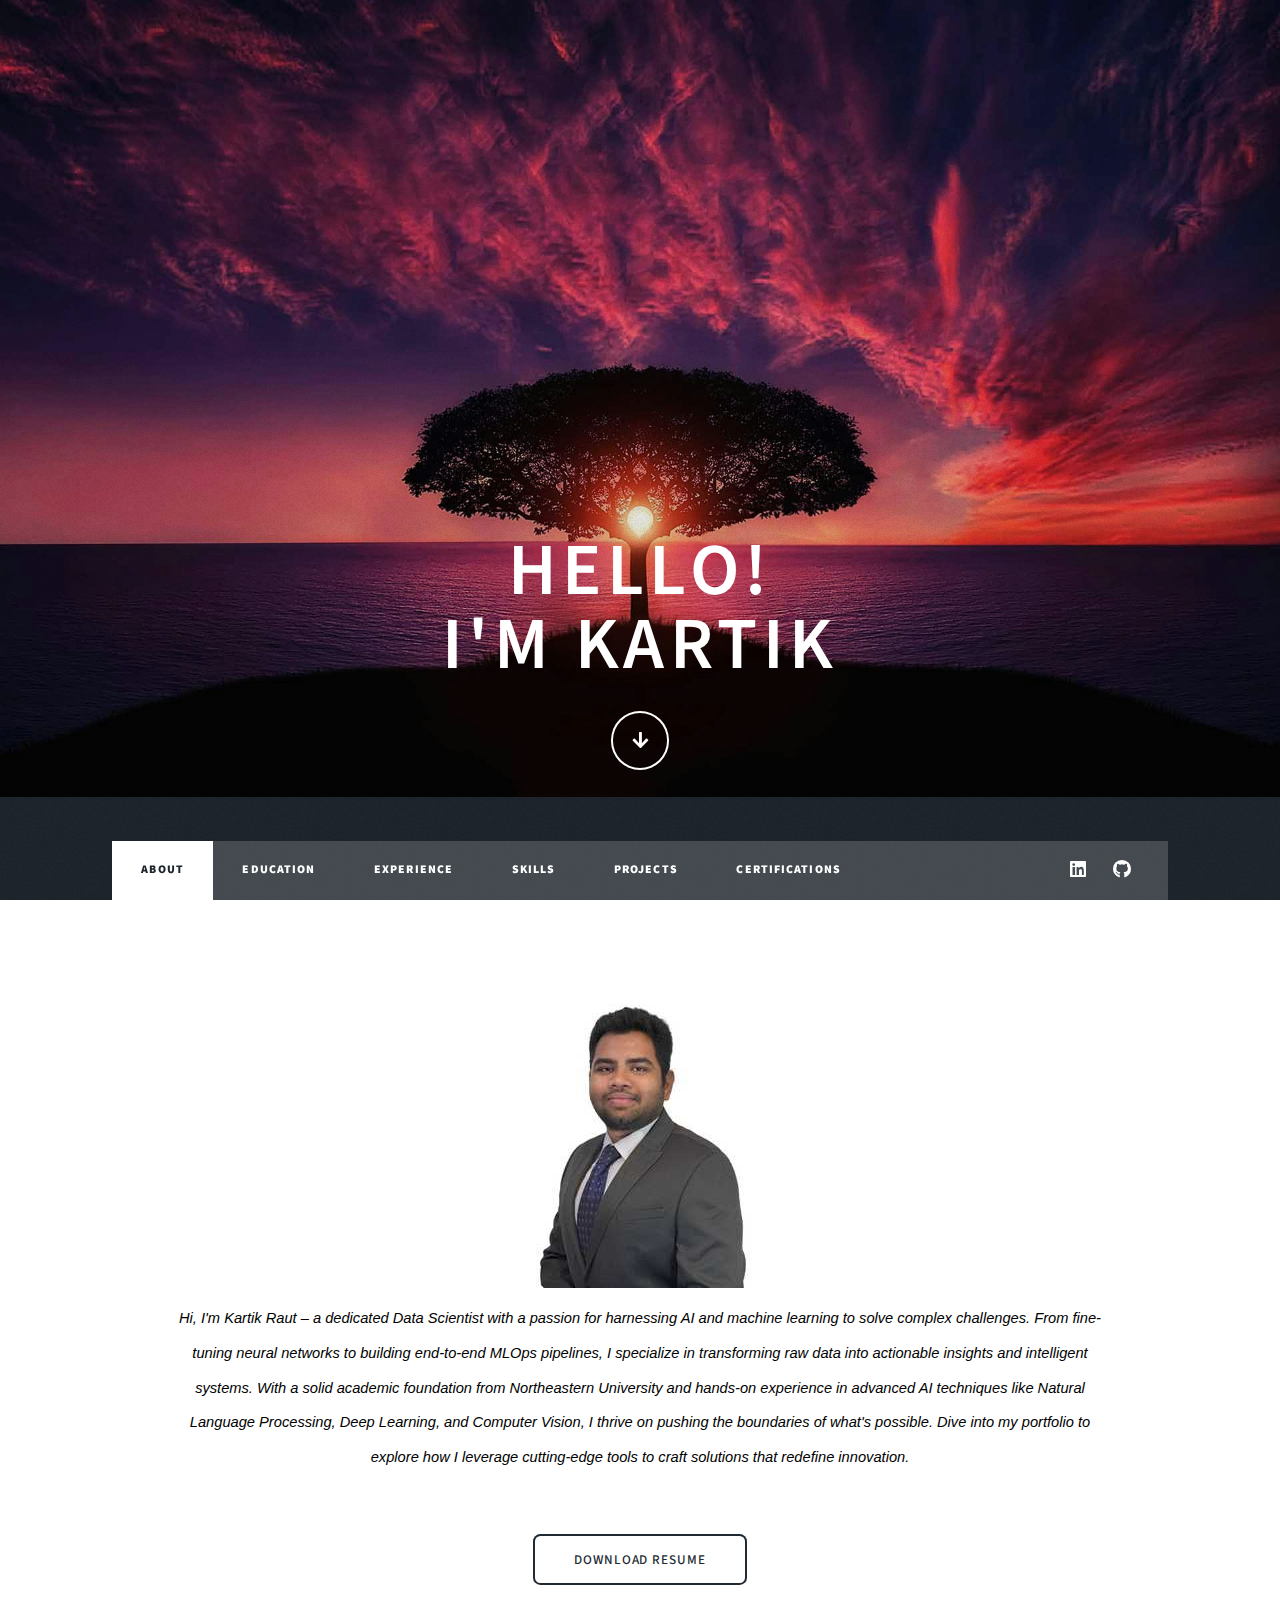
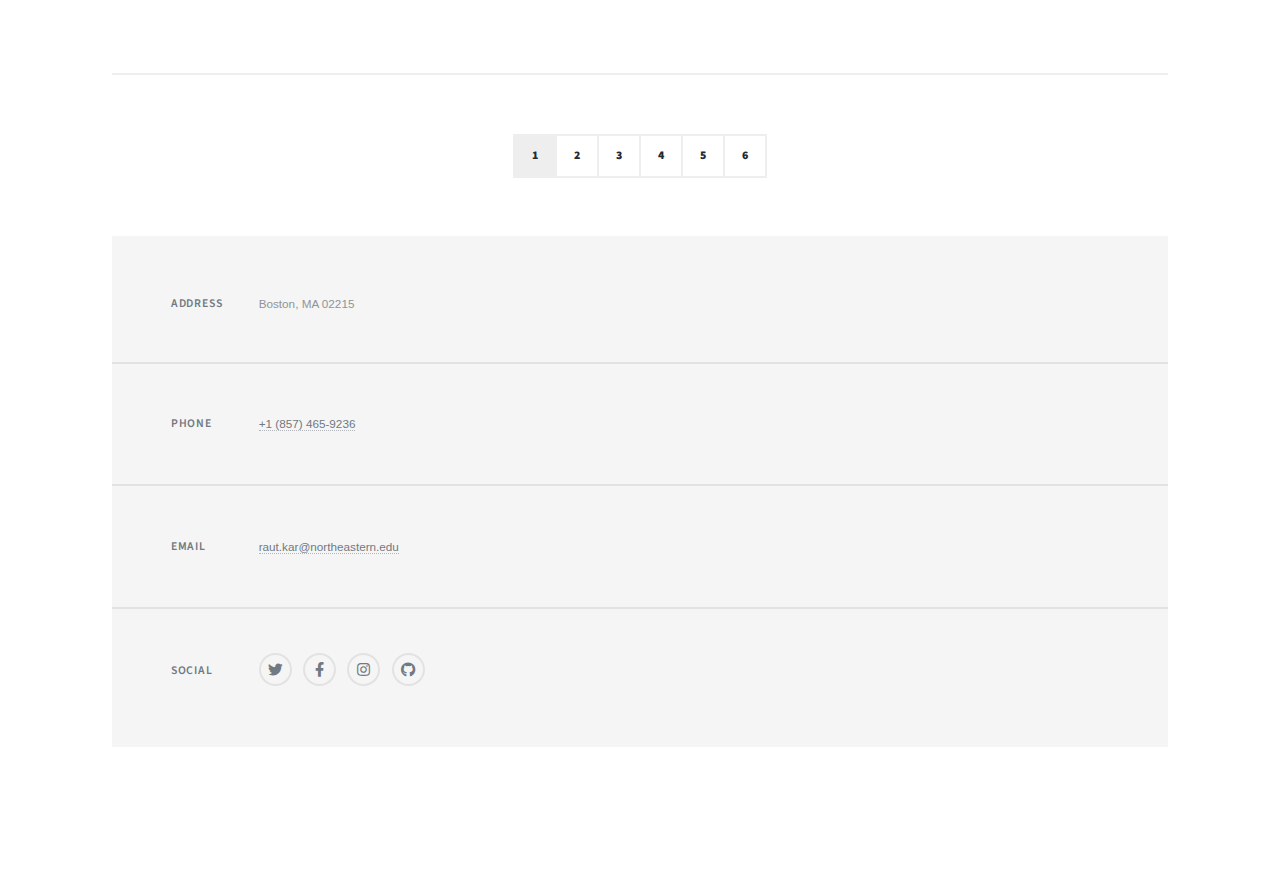
<file: index.html>
<!DOCTYPE HTML>
<!--
	Massively by HTML5 UP
	html5up.net | @ajlkn
	Free for personal and commercial use under the CCA 3.0 license (html5up.net/license)
-->
<html>

<head>
	<title>Kartik Raut</title>
	<meta charset="utf-8" />
	<meta name="viewport" content="width=device-width, initial-scale=1, user-scalable=no" />
	<link rel="stylesheet" href="assets/css/main.css" />
	<noscript>
		<link rel="stylesheet" href="assets/css/noscript.css" />
	</noscript>
</head>

<body class="is-preload">

	<!-- Wrapper -->
	<div id="wrapper" class="fade-in">

		<!-- Intro -->
		<div id="intro">
			<h1>Hello!<br />
				I'm Kartik</h1>
			<!--<p> A Data Professional</p>-->
			<ul class="actions">
				<li><a href="#header" class="button icon solid solo fa-arrow-down scrolly">Continue</a></li>
			</ul>
		</div>

		<!-- Header -->
		<header id="header">
			<a href="index.html" class="logo">A Bit About Me</a>
		</header>

		<!-- Nav -->
		<nav id="nav">
			<ul class="links">
				<li class="active"><a href="index.html">About</a></li>
				<!-- <li><a href="generic.html">Generic Page</a></li>
							<li><a href="elements.html">Elements Reference</a></li> -->
				<li><a href="education.html">Education</a></li>
				<li><a href="experience.html">Experience</a></li>
				<li><a href="skills.html">Skills</a></li>
				<li><a href="projects.html">Projects</a></li>
				<li><a href="certifications.html">Certifications</a></li>

			</ul>
			<ul class="icons">
				<!-- <li><a href="#" class="icon brands fa-linkedin"><span class="label">LinkedIn</span></a></li> -->
				<!-- <li><a href="#" class="icon brands fa-facebook-f"><span class="label">Facebook</span></a></li>
							<li><a href="#" class="icon brands fa-instagram"><span class="label">Instagram</span></a></li> -->
				<li><a href="https://www.linkedin.com/in/kartik-raut/" class="icon brands fa-linkedin" target="_blank"><span
							class="label">LinkedIn</span></a></li>
				<li><a href="https://github.com/kartikraut98" class="icon brands fa-github" target="_blank"><span
							class="label">GitHub</span></a></li>
				<!-- <li><a href="#" class="icon brands fa-"><span class="label">Resume</span></a></li> -->

			</ul>
		</nav>

		<!-- Main -->
		<div id="main">

			<!-- Featured Post -->
			<article class="post featured">
				<header class="major">
					<div class="section__pic-container">
						<img src="./images/profile2-transformed (1).jpeg" />
					</div>
					<!-- <span class="date">April 25, 2017</span> -->
					<!-- <h2><a href="#">And this is a<br /> -->
					<!-- <h2><a>Kartik Raut</a></h2> -->
					<p>Hi, I'm Kartik Raut – a dedicated Data Scientist with a passion for harnessing AI and machine learning to solve complex challenges. 
						From fine-tuning neural networks to building end-to-end MLOps pipelines, I specialize in transforming raw data into actionable insights and intelligent systems. 
						With a solid academic foundation from Northeastern University and hands-on experience in advanced AI techniques like Natural Language Processing, 
						Deep Learning, and Computer Vision, I thrive on pushing the boundaries of what's possible. 
						Dive into my portfolio to explore how I leverage cutting-edge tools to craft solutions that redefine innovation.</p>
				</header>
				<!-- <a href="#" class="image main"><img src="images/pic01.jpg" alt="" /></a> -->
				<ul class="actions special">
					<li><a href="assets/Kartik_Raut_Data_Scientist_master.pdf" class="button large" target="_blank">Download Resume</a></li>
				</ul>
			</article>

			<!-- Posts -->
			<!-- <section class="posts">
								<article>
									<header>
										<span class="date">April 24, 2017</span>
										<h2><a href="#">Sed magna<br />
										ipsum faucibus</a></h2>
									</header>
									<a href="#" class="image fit"><img src="images/pic02.jpg" alt="" /></a>
									<p>Donec eget ex magna. Interdum et malesuada fames ac ante ipsum primis in faucibus. Pellentesque venenatis dolor imperdiet dolor mattis sagittis magna etiam.</p>
									<ul class="actions special">
										<li><a href="#" class="button">Full Story</a></li>
									</ul>
								</article>
								<article>
									<header>
										<span class="date">April 22, 2017</span>
										<h2><a href="#">Primis eget<br />
										imperdiet lorem</a></h2>
									</header>
									<a href="#" class="image fit"><img src="images/pic03.jpg" alt="" /></a>
									<p>Donec eget ex magna. Interdum et malesuada fames ac ante ipsum primis in faucibus. Pellentesque venenatis dolor imperdiet dolor mattis sagittis magna etiam.</p>
									<ul class="actions special">
										<li><a href="#" class="button">Full Story</a></li>
									</ul>
								</article>
								<article>
									<header>
										<span class="date">April 18, 2017</span>
										<h2><a href="#">Ante mattis<br />
										interdum dolor</a></h2>
									</header>
									<a href="#" class="image fit"><img src="images/pic04.jpg" alt="" /></a>
									<p>Donec eget ex magna. Interdum et malesuada fames ac ante ipsum primis in faucibus. Pellentesque venenatis dolor imperdiet dolor mattis sagittis magna etiam.</p>
									<ul class="actions special">
										<li><a href="#" class="button">Full Story</a></li>
									</ul>
								</article>
								<article>
									<header>
										<span class="date">April 14, 2017</span>
										<h2><a href="#">Tempus sed<br />
										nulla imperdiet</a></h2>
									</header>
									<a href="#" class="image fit"><img src="images/pic05.jpg" alt="" /></a>
									<p>Donec eget ex magna. Interdum et malesuada fames ac ante ipsum primis in faucibus. Pellentesque venenatis dolor imperdiet dolor mattis sagittis magna etiam.</p>
									<ul class="actions special">
										<li><a href="#" class="button">Full Story</a></li>
									</ul>
								</article>
								<article>
									<header>
										<span class="date">April 11, 2017</span>
										<h2><a href="#">Odio magna<br />
										sed consectetur</a></h2>
									</header>
									<a href="#" class="image fit"><img src="images/pic06.jpg" alt="" /></a>
									<p>Donec eget ex magna. Interdum et malesuada fames ac ante ipsum primis in faucibus. Pellentesque venenatis dolor imperdiet dolor mattis sagittis magna etiam.</p>
									<ul class="actions special">
										<li><a href="#" class="button">Full Story</a></li>
									</ul>
								</article>
								<article>
									<header>
										<span class="date">April 7, 2017</span>
										<h2><a href="#">Augue lorem<br />
										primis vestibulum</a></h2>
									</header>
									<a href="#" class="image fit"><img src="images/pic07.jpg" alt="" /></a>
									<p>Donec eget ex magna. Interdum et malesuada fames ac ante ipsum primis in faucibus. Pellentesque venenatis dolor imperdiet dolor mattis sagittis magna etiam.</p>
									<ul class="actions special">
										<li><a href="#" class="button">Full Story</a></li>
									</ul>
								</article>
							</section> -->

			<!-- Footer -->
			<footer>
				<div class="pagination">
					<!--<a href="#" class="previous">Prev</a>-->
					<a href="index.html" class="page active">1</a>
					<a href="education.html" class="page">2</a>
					<a href="experience.html" class="page">3</a>
					<!-- <span class="extra">&hellip;</span> -->
					<a href="skills.html" class="page">4</a>
					<a href="projects.html" class="page">5</a>
					<a href="certifications.html" class="page">6</a>
				</div>
			</footer>

		</div>

		<!-- Footer -->
		<footer id="footer">
			<!-- <section>
				<form method="post" action="#">
					<div class="fields">
						<div class="field">
							<label for="name">Name</label>
							<input type="text" name="name" id="name" />
						</div>
						<div class="field">
							<label for="email">Email</label>
							<input type="text" name="email" id="email" />
						</div>
						<div class="field">
							<label for="message">Message</label>
							<textarea name="message" id="message" rows="3"></textarea>
						</div>
					</div>
					<ul class="actions">
						<li><input type="submit" value="Send Message" /></li>
					</ul>
				</form>
			</section> -->
			<section class="split contact">
				<section class="alt">
					<h3>Address</h3>
					<!--<p>1171 Boylston Street<br />-->
						<p>Boston, MA 02215</p>
				</section>
				<section>
					<h3>Phone</h3>
					<p><a href="tel:+1 (857) 465-9236">+1 (857) 465-9236</a></p>
				</section>
				<section>
					<h3>Email</h3>
					<p><a href="mailto:raut.kar@northeastern.edu">raut.kar@northeastern.edu</a></p>
				</section>
				<section>
					<h3>Social</h3>
					<ul class="icons alt">
						<li><a href="https://twitter.com/KartikRaut98" class="icon brands alt fa-twitter" target="_blank"><span
									class="label">Twitter</span></a></li>
						<li><a href="https://www.facebook.com/kartik.raut.3192/"
								class="icon brands alt fa-facebook-f" target="_blank"><span class="label">Facebook</span></a>
						</li>
						<li><a href="https://www.instagram.com/kaaaartik_/?next=%2F"
								class="icon brands alt fa-instagram" target="_blank"><span class="label">Instagram</span></a>
						</li>
						<li><a href="https://github.com/kartikraut98" class="icon brands alt fa-github" target="_blank"><span
									class="label">GitHub</span></a></li>
					</ul>
				</section>
			</section>
		</footer>
		<!-- Copyright -->
		<div id="copyright">
			<ul>
				<li>&copy; 2024 Kartik Raut. All Rights Reserved</li>
				<!-- <li>Design: <a href="https://html5up.net">HTML5 UP</a></li> -->
			</ul>
		</div>

	</div>

	<!-- Scripts -->
	<script src="assets/js/jquery.min.js"></script>
	<script src="assets/js/jquery.scrollex.min.js"></script>
	<script src="assets/js/jquery.scrolly.min.js"></script>
	<script src="assets/js/browser.min.js"></script>
	<script src="assets/js/breakpoints.min.js"></script>
	<script src="assets/js/util.js"></script>
	<script src="assets/js/main.js"></script>

</body>

</html>
</file>
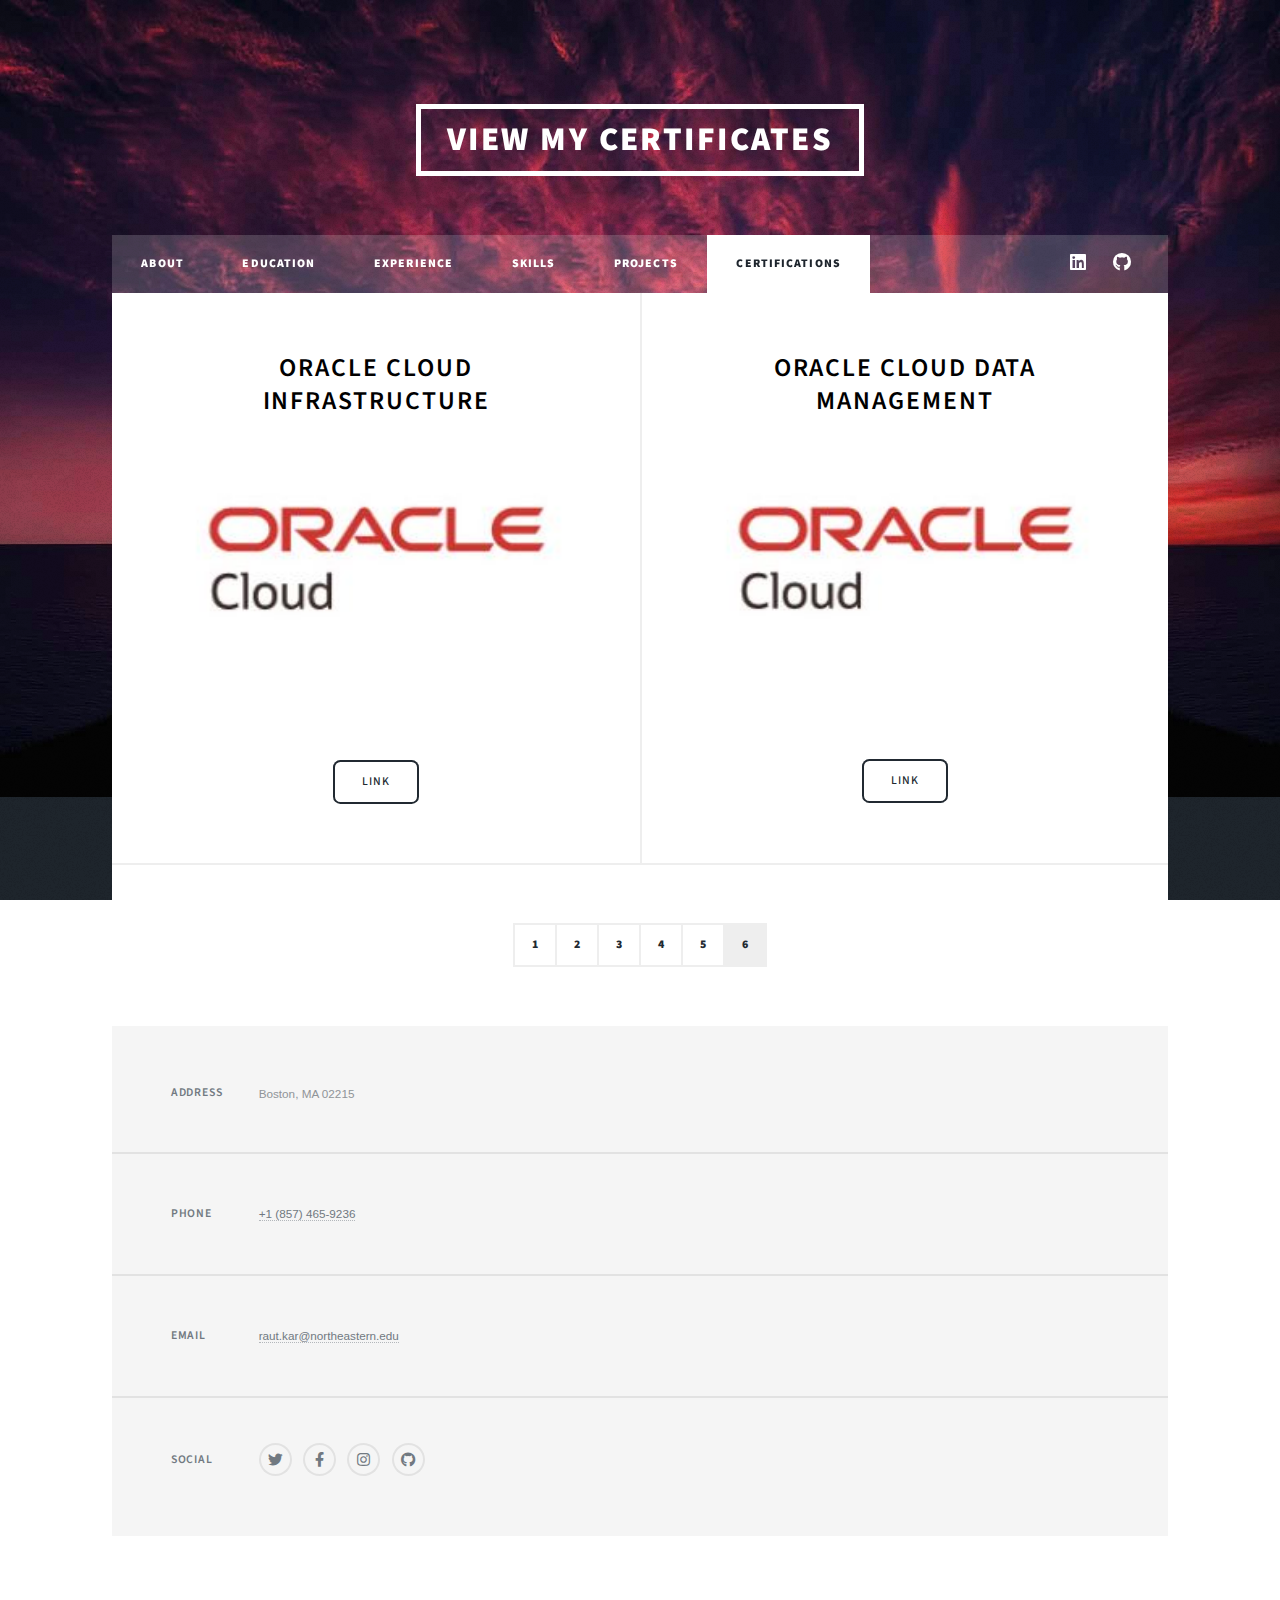
<file: certifications.html>
<!DOCTYPE HTML>
<!--
	Massively by HTML5 UP
	html5up.net | @ajlkn
	Free for personal and commercial use under the CCA 3.0 license (html5up.net/license)
-->
<html>

<head>
	<title>Kartik Raut Certifications</title>
	<meta charset="utf-8" />
	<meta name="viewport" content="width=device-width, initial-scale=1, user-scalable=no" />
	<link rel="stylesheet" href="assets/css/main.css" />
	<noscript>
		<link rel="stylesheet" href="assets/css/noscript.css" />
	</noscript>
</head>

<body class="is-preload">

	<!-- Wrapper -->
	<div id="wrapper" class="fade-in">

		<!-- Header -->
		<header id="header">
			<a href="index.html" class="logo">View My Certificates</a>
		</header>

		<!-- Nav -->
		<nav id="nav">
			<ul class="links">
				<li><a href="index.html">About</a></li>
				<!-- <li><a href="generic.html">Generic Page</a></li>
                        <li><a href="elements.html">Elements Reference</a></li> -->
				<li><a href="education.html">Education</a></li>
				<li><a href="experience.html">Experience</a></li>
				<li><a href="skills.html">Skills</a></li>
				<li><a href="projects.html">Projects</a></li>
				<li class="active"><a href="certifications.html">Certifications</a></li>
			</ul>
			<ul class="icons">
				<!-- <li><a href="#" class="icon brands fa-linkedin"><span class="label">LinkedIn</span></a></li> -->
				<!-- <li><a href="#" class="icon brands fa-facebook-f"><span class="label">Facebook</span></a></li>
                        <li><a href="#" class="icon brands fa-instagram"><span class="label">Instagram</span></a></li> -->
				<li><a href="https://www.linkedin.com/in/kartik-raut/" class="icon brands fa-linkedin"><span
							class="label">LinkedIn</span></a></li>
				<li><a href="https://github.com/kartikraut98" class="icon brands fa-github"><span
							class="label">GitHub</span></a></li>
				<!-- <li><a href="#" class="icon brands fa-"><span class="label">Resume</span></a></li> -->

			</ul>
		</nav>

		<!-- Main -->
		<div id="main">

			<!-- Featured Post -->
			<!-- <article class="post featured">
								<header class="major">
									<span class="date">April 25, 2017</span>
									<h2><a href="#">And this is a<br />
									massive headline</a></h2>
									<p>Aenean ornare velit lacus varius enim ullamcorper proin aliquam<br />
									facilisis ante sed etiam magna interdum congue. Lorem ipsum dolor<br />
									amet nullam sed etiam veroeros.</p>
								</header>
								<a href="#" class="image main"><img src="images/pic01.jpg" alt="" /></a>
								<ul class="actions special">
									<li><a href="#" class="button large">Full Story</a></li>
								</ul>
							</article> -->

			<!-- Posts -->
			<section class="posts">
				<article>
					<header>
						<!-- <span class="date">April 24, 2017</span> -->
						<h2><a
								href="https://catalog-education.oracle.com/pls/certview/sharebadge?id=7581DF27024360E0BD3EA7B564C95C76A9849A67C7AF4A0021BD6FA2F6D702CD">Oracle
								Cloud Infrastructure</a></h2>
					</header>
					<a href="https://catalog-education.oracle.com/pls/certview/sharebadge?id=7581DF27024360E0BD3EA7B564C95C76A9849A67C7AF4A0021BD6FA2F6D702CD"
						class="image fit" target="_blank"><img src="images/oracle.jpg" alt="" /></a>
					<!-- <p>Donec eget ex magna. Interdum et malesuada fames ac ante ipsum primis in faucibus. Pellentesque
						venenatis dolor imperdiet dolor mattis sagittis magna etiam.</p> -->
					<ul class="actions special">
						<li><a href="https://catalog-education.oracle.com/pls/certview/sharebadge?id=7581DF27024360E0BD3EA7B564C95C76A9849A67C7AF4A0021BD6FA2F6D702CD"
								class="button" target="_blank">Link</a></li>
					</ul>
				</article>
				<article>
					<header>
						<!-- <span class="date">April 22, 2017</span> -->
						<h2><a
								href="https://catalog-education.oracle.com/pls/certview/sharebadge?id=814A3BAA6C8A5610D9E9D68EB56AD601584E370021DD086F8BC88B0508E12287">Oracle
								Cloud Data Management</h2>
					</header>
					<a href="https://catalog-education.oracle.com/pls/certview/sharebadge?id=814A3BAA6C8A5610D9E9D68EB56AD601584E370021DD086F8BC88B0508E12287"
						class="image fit" target="_blank"><img src="images/oracle.jpg" alt="" /></a>
					<!-- <p>Donec eget ex magna. Interdum et malesuada fames ac ante ipsum primis in faucibus. Pellentesque
						venenatis dolor imperdiet dolor mattis sagittis magna etiam.</p> -->
					<ul class="actions special">
						<li><a href="https://catalog-education.oracle.com/pls/certview/sharebadge?id=814A3BAA6C8A5610D9E9D68EB56AD601584E370021DD086F8BC88B0508E12287"
								class="button" target="_blank">Link</a></li>
					</ul>
				</article>
			</section>

			<!-- Footer -->
			<footer>
				<div class="pagination">
					<!--<a href="#" class="previous">Prev</a>-->
					<a href="index.html" class="page">1</a>
					<a href="education.html" class="page">2</a>
					<a href="experience.html" class="page">3</a>
					<!-- <span class="extra">&hellip;</span> -->
					<a href="skills.html" class="page">4</a>
					<a href="projects.html" class="page">5</a>
					<a href="certifications.html" class="page active">6</a>
				</div>
			</footer>

		</div>

		<!-- Footer -->
		<footer id="footer">
			<!-- <section>
				<form method="post" action="#">
					<div class="fields">
						<div class="field">
							<label for="name">Name</label>
							<input type="text" name="name" id="name" />
						</div>
						<div class="field">
							<label for="email">Email</label>
							<input type="text" name="email" id="email" />
						</div>
						<div class="field">
							<label for="message">Message</label>
							<textarea name="message" id="message" rows="3"></textarea>
						</div>
					</div>
					<ul class="actions">
						<li><input type="submit" value="Send Message" /></li>
					</ul>
				</form>
			</section> -->
			<section class="split contact">
				<section class="alt">
					<h3>Address</h3>
					<!--<p>1171 Boylston Street<br />-->
						<p>Boston, MA 02215</p>
				</section>
				<section>
					<h3>Phone</h3>
					<p><a href="tel:+1 (857) 465-9236">+1 (857) 465-9236</a></p>
				</section>
				<section>
					<h3>Email</h3>
					<p><a href="mailto:raut.kar@northeastern.edu">raut.kar@northeastern.edu</a></p>
				</section>
				<section>
					<h3>Social</h3>
					<ul class="icons alt">
						<li><a href="https://twitter.com/KartikRaut98" class="icon brands alt fa-twitter" target="_blank"><span class="label">Twitter</span></a></li>
						<li><a href="https://www.facebook.com/kartik.raut.3192/" class="icon brands alt fa-facebook-f" target="_blank"><span class="label">Facebook</span></a>
						</li>
						<li><a href="https://www.instagram.com/kaaaartik_/?next=%2F" class="icon brands alt fa-instagram" target="_blank"><span class="label">Instagram</span></a>
						</li>
						<li><a href="https://github.com/kartikraut98" class="icon brands alt fa-github" target="_blank"><span class="label">GitHub</span></a></li>
					</ul>
				</section>
			</section>
		</footer>

		<!-- Copyright -->
		<div id="copyright">
			<ul>
				<li>&copy; 2024 Kartik Raut. All Rights Reserved</li>
				<!-- <li>Design: <a href="https://html5up.net">HTML5 UP</a></li> -->
			</ul>
		</div>

	</div>

	<!-- Scripts -->
	<script src="assets/js/jquery.min.js"></script>
	<script src="assets/js/jquery.scrollex.min.js"></script>
	<script src="assets/js/jquery.scrolly.min.js"></script>
	<script src="assets/js/browser.min.js"></script>
	<script src="assets/js/breakpoints.min.js"></script>
	<script src="assets/js/util.js"></script>
	<script src="assets/js/main.js"></script>

</body>

</html>
</file>
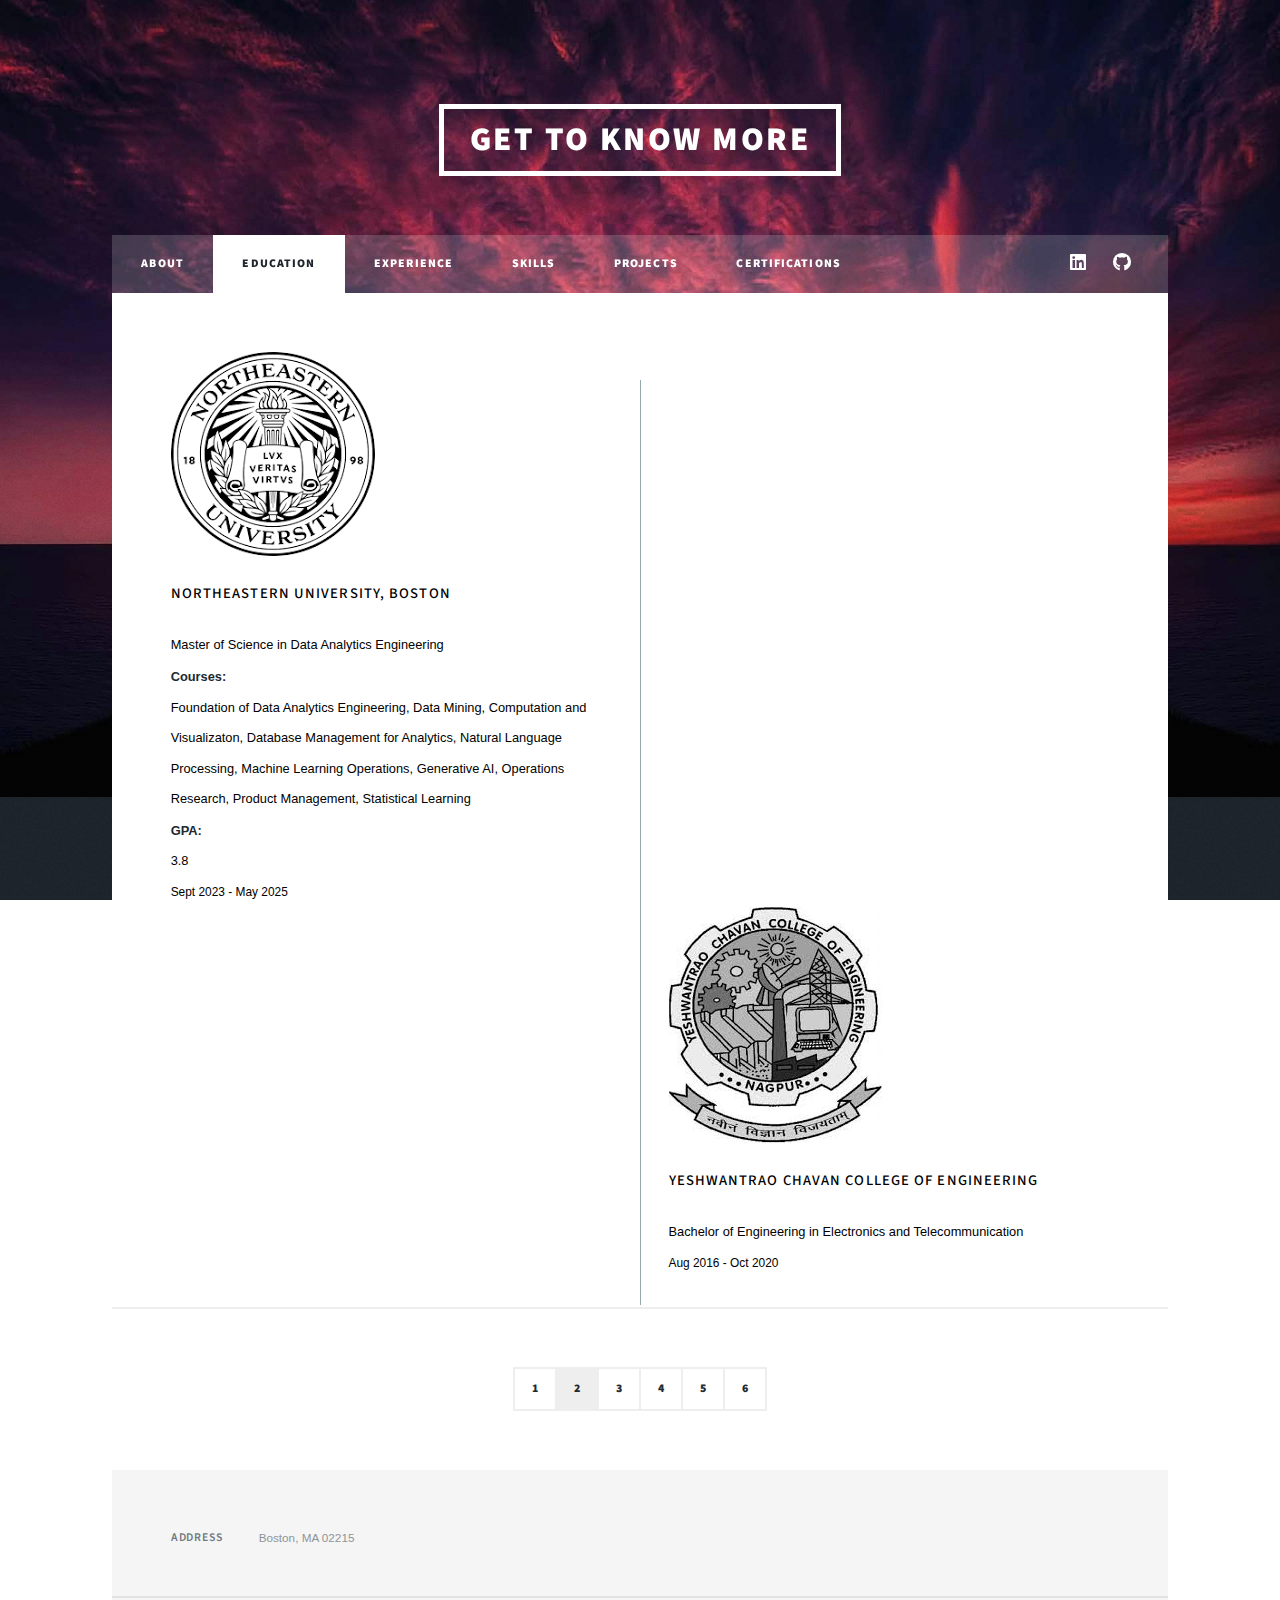
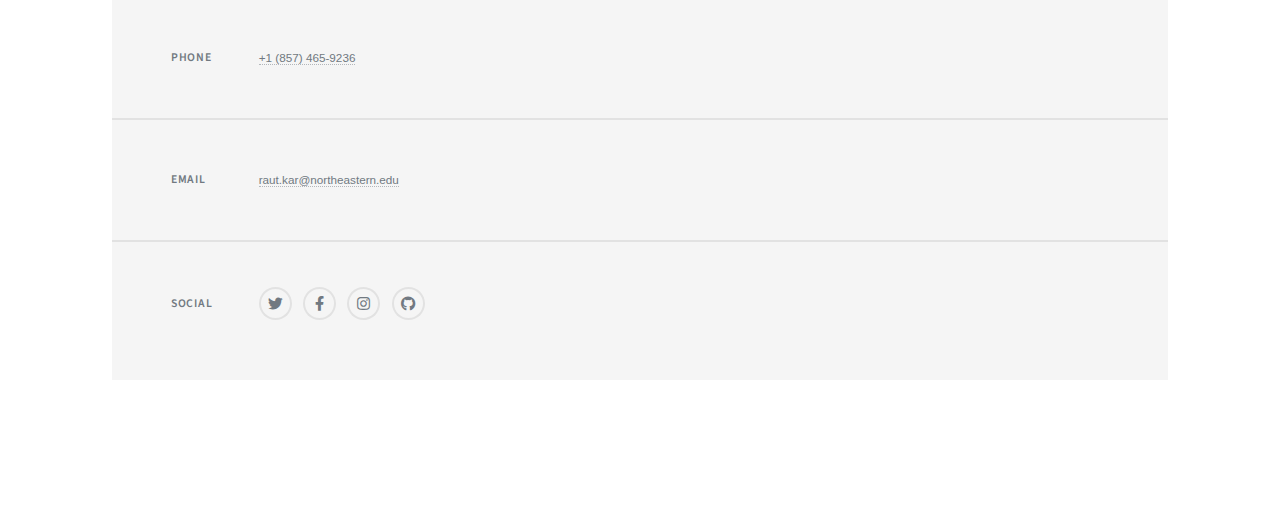
<file: education.html>
<!DOCTYPE HTML>
<!--
	Massively by HTML5 UP
	html5up.net | @ajlkn
	Free for personal and commercial use under the CCA 3.0 license (html5up.net/license)
-->
<html>

<head>
	<title>Kartik Raut Education</title>
	<meta charset="utf-8" />
	<meta name="viewport" content="width=device-width, initial-scale=1, user-scalable=no" />
	<link rel="stylesheet" href="assets/css/main.css" />
	<noscript>
		<link rel="stylesheet" href="assets/css/noscript.css" />
	</noscript>
</head>

<body class="is-preload">

	<!-- Wrapper -->
	<div id="wrapper" class="fade-in">

		<!-- Intro -->
		<!-- <div id="intro">
						<h1>Hello, I'm<br />
						Kartik Raut</h1>
						<p>Data Mechanic</p>
						<ul class="actions">
							<li><a href="#header" class="button icon solid solo fa-arrow-down scrolly">Continue</a></li>
						</ul>
					</div> -->

		<!-- Header -->
		<header id="header">
			<a href="index.html" class="logo">Get To Know More</a>
		</header>

		<!-- Nav -->
		<nav id="nav">
			<ul class="links">
				<!-- <li><a href="index.html">Generic Page</a></li>
							<li><a href="generic.html">Generic Page</a></li>
							<li><a href="elements.html">Elements Reference</a></li> -->
				<li><a href="index.html">About</a></li>
				<li class="active"><a href="education.html">Education</a></li>
				<li><a href="experience.html">Experience</a></li>
				<li><a href="skills.html">Skills</a></li>
				<li><a href="projects.html">Projects</a></li>
				<li><a href="certifications.html">Certifications</a></li>

			</ul>
			<ul class="icons">
				<!-- <li><a href="#" class="icon brands fa-linkedin"><span class="label">LinkedIn</span></a></li> -->
				<!-- <li><a href="#" class="icon brands fa-facebook-f"><span class="label">Facebook</span></a></li>
							<li><a href="#" class="icon brands fa-instagram"><span class="label">Instagram</span></a></li> -->
				<li><a href="https://www.linkedin.com/in/kartik-raut/" class="icon brands fa-linkedin" target="_blank"><span
							class="label">LinkedIn</span></a></li>
				<li><a href="https://github.com/kartikraut98" class="icon brands fa-github" target="_blank"><span
							class="label">GitHub</span></a></li>
				<!-- <li><a href="#" class="icon brands fa-"><span class="label">Resume</span></a></li> -->

			</ul>
		</nav>

		<!-- Main -->
		<div id="main">

			<div class="timeline">
				<!-- <div class="experience-point">
                            <div class="date">July 2022 - June 2023</div>
                            <h3>Accenture</h3>
                            <p>Application Development Analyst</p>
                            <p>. Applied data analysis techniques to guarantee the accuracy and reliability of SurePay telecom product testing procedures.
								2. Crafted impactful test scenarios for telecom products, influencing 15M+ subscribers on postpaid and prepaid plans. Employed data analysis to understand user behavior and tailor test scenarios for maximum impact.
								3. Executed 500+ monthly Robo Tester Evolution scripts, adeptly identifying, tracking, and debugging bugs.
								4. Conducted quarterly regression, realigning 1350+ products to meet the latest business requirements, ensuring optimal testing efficiency.
								5. Applied cross-functional leadership and problem-solving skills, leveraging data analysis to drive informed decision-making in telecom testing processes.</p>
                            </div>
                        
                            <div class="experience-point">
                            <div class="date">Dec 2020 - June 2022</div>
                            <h3>Accenture</h3>
                            <p>Application Development Associate</p>
                            <p>. Applied data analysis techniques to guarantee the accuracy and reliability of SurePay telecom product testing procedures.
								2. Crafted impactful test scenarios for telecom products, influencing 15M+ subscribers on postpaid and prepaid plans. Employed data analysis to understand user behavior and tailor test scenarios for maximum impact.
								3. Executed 500+ monthly Robo Tester Evolution scripts, adeptly identifying, tracking, and debugging bugs.
								4. Conducted quarterly regression, realigning 1350+ products to meet the latest business requirements, ensuring optimal testing efficiency.
								5. Applied cross-functional leadership and problem-solving skills, leveraging data analysis to drive informed decision-making in telecom testing processes.</p>
                            </div> -->

				<!-- <div class="qualification__sections"> -->



				<!--==================== QUALIFICATION Content - 2 ====================-->

				<!--==================== QUALIFICATION - 1 ====================-->
				<div class="qualification__data">
					<div>
						<img src="images/northeastern.png" alt="Your Image Alt Text">
						<h3 class="qualification__title">Northeastern University, Boston</h3>
						<span class="qualification__subtitle">Master of Science in Data Analytics Engineering</span>
						<span class="qualification__subtitle"><b>Courses:</b><br>Foundation of Data Analytics Engineering,
							Data Mining, Computation and Visualizaton, Database Management for Analytics, Natural Language Processing, Machine Learning Operations, Generative AI, Operations Research, Product Management, Statistical Learning</span>
							<span class="qualification__subtitle"><b>GPA:</b><br>3.8</span>
						<div class="qualification__calender">
							<i class="uil uil-calendar-alt"></i> Sept 2023 - May 2025
						</div>
					</div>
					<div>
						<span class="qualification__rounder"></span>
						<span class="qualification__line"></span>
					</div>
				</div>

				<!--==================== QUALIFICATION - 2 ====================-->
				<div class="qualification__data">
					<div></div>

					<div>
						<span class="qualification__rounder"></span>
						<span class="qualification__line"></span>
					</div>

					<div>
						<img src="images/Ycce12.png" alt="Your Image Alt Text">
						<h3 class="qualification__title">Yeshwantrao Chavan College of Engineering</h3>
						<span class="qualification__subtitle">Bachelor of Engineering in Electronics and
							Telecommunication</span>
						<div class="qualification__calender">
							<i class="uil uil-calendar-alt"></i> Aug 2016 - Oct 2020
						</div>
					</div>

				</div>
			</div>
			<!-- </div> -->
			<!-- Footer -->
			<footer>
				<div class="pagination">
					<!--<a href="#" class="previous">Prev</a>-->
					<a href="index.html" class="page">1</a>
					<a href="education.html" class="page active">2</a>
					<a href="experience.html" class="page">3</a>
					<!-- <span class="extra">&hellip;</span> -->
					<a href="skills.html" class="page">4</a>
					<a href="projects.html" class="page">5</a>
					<a href="certifications.html" class="page">6</a>
				</div>
			</footer>

		</div>

		<!-- Footer -->
		<footer id="footer">
			<!-- <section>
				<form method="post" action="#">
					<div class="fields">
						<div class="field">
							<label for="name">Name</label>
							<input type="text" name="name" id="name" />
						</div>
						<div class="field">
							<label for="email">Email</label>
							<input type="text" name="email" id="email" />
						</div>
						<div class="field">
							<label for="message">Message</label>
							<textarea name="message" id="message" rows="3"></textarea>
						</div>
					</div>
					<ul class="actions">
						<li><input type="submit" value="Send Message" /></li>
					</ul>
				</form>
			</section> -->
			<section class="split contact">
				<section class="alt">
					<h3>Address</h3>
					<!--<p>1171 Boylston Street<br />-->
						<p>Boston, MA 02215</p>
				</section>
				<section>
					<h3>Phone</h3>
					<p><a href="tel:+1 (857) 465-9236">+1 (857) 465-9236</a></p>
				</section>
				<section>
					<h3>Email</h3>
					<p><a href="mailto:raut.kar@northeastern.edu">raut.kar@northeastern.edu</a></p>
				</section>
				<section>
					<h3>Social</h3>
					<ul class="icons alt">
						<li><a href="https://twitter.com/KartikRaut98" class="icon brands alt fa-twitter" target="_blank"><span class="label">Twitter</span></a></li>
						<li><a href="https://www.facebook.com/kartik.raut.3192/" class="icon brands alt fa-facebook-f" target="_blank"><span class="label">Facebook</span></a>
						</li>
						<li><a href="https://www.instagram.com/kaaaartik_/?next=%2F" class="icon brands alt fa-instagram" target="_blank"><span class="label">Instagram</span></a>
						</li>
						<li><a href="https://github.com/kartikraut98" class="icon brands alt fa-github" target="_blank"><span class="label">GitHub</span></a></li>
					</ul>
				</section>
			</section>
		</footer>

		<!-- Copyright -->
		<div id="copyright">
			<ul>
				<li>&copy; 2024 Kartik Raut. All Rights Reserved</li>
				<!-- <li>Design: <a href="https://html5up.net">HTML5 UP</a></li> -->
			</ul>
		</div>

	</div>

	<!-- Scripts -->
	<script src="assets/js/jquery.min.js"></script>
	<script src="assets/js/jquery.scrollex.min.js"></script>
	<script src="assets/js/jquery.scrolly.min.js"></script>
	<script src="assets/js/browser.min.js"></script>
	<script src="assets/js/breakpoints.min.js"></script>
	<script src="assets/js/util.js"></script>
	<script src="assets/js/main.js"></script>

</body>

</html>
</file>
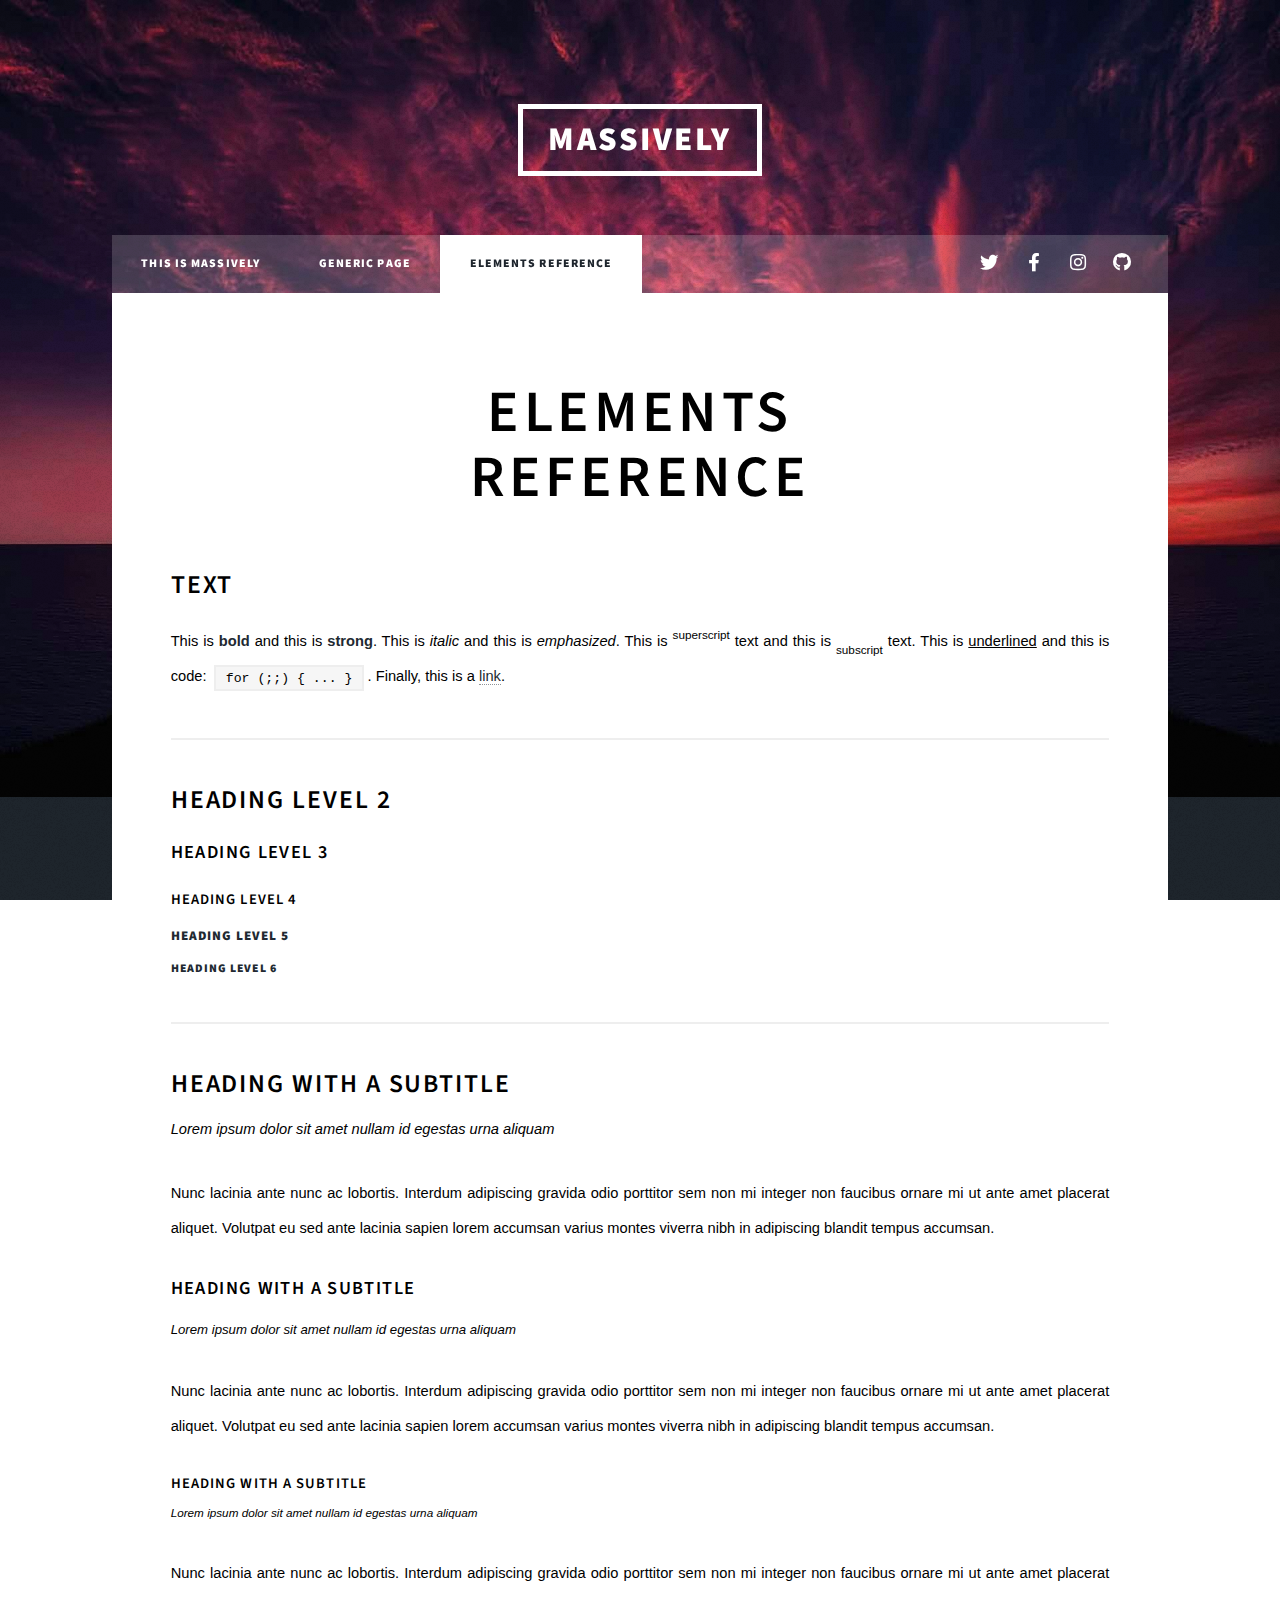
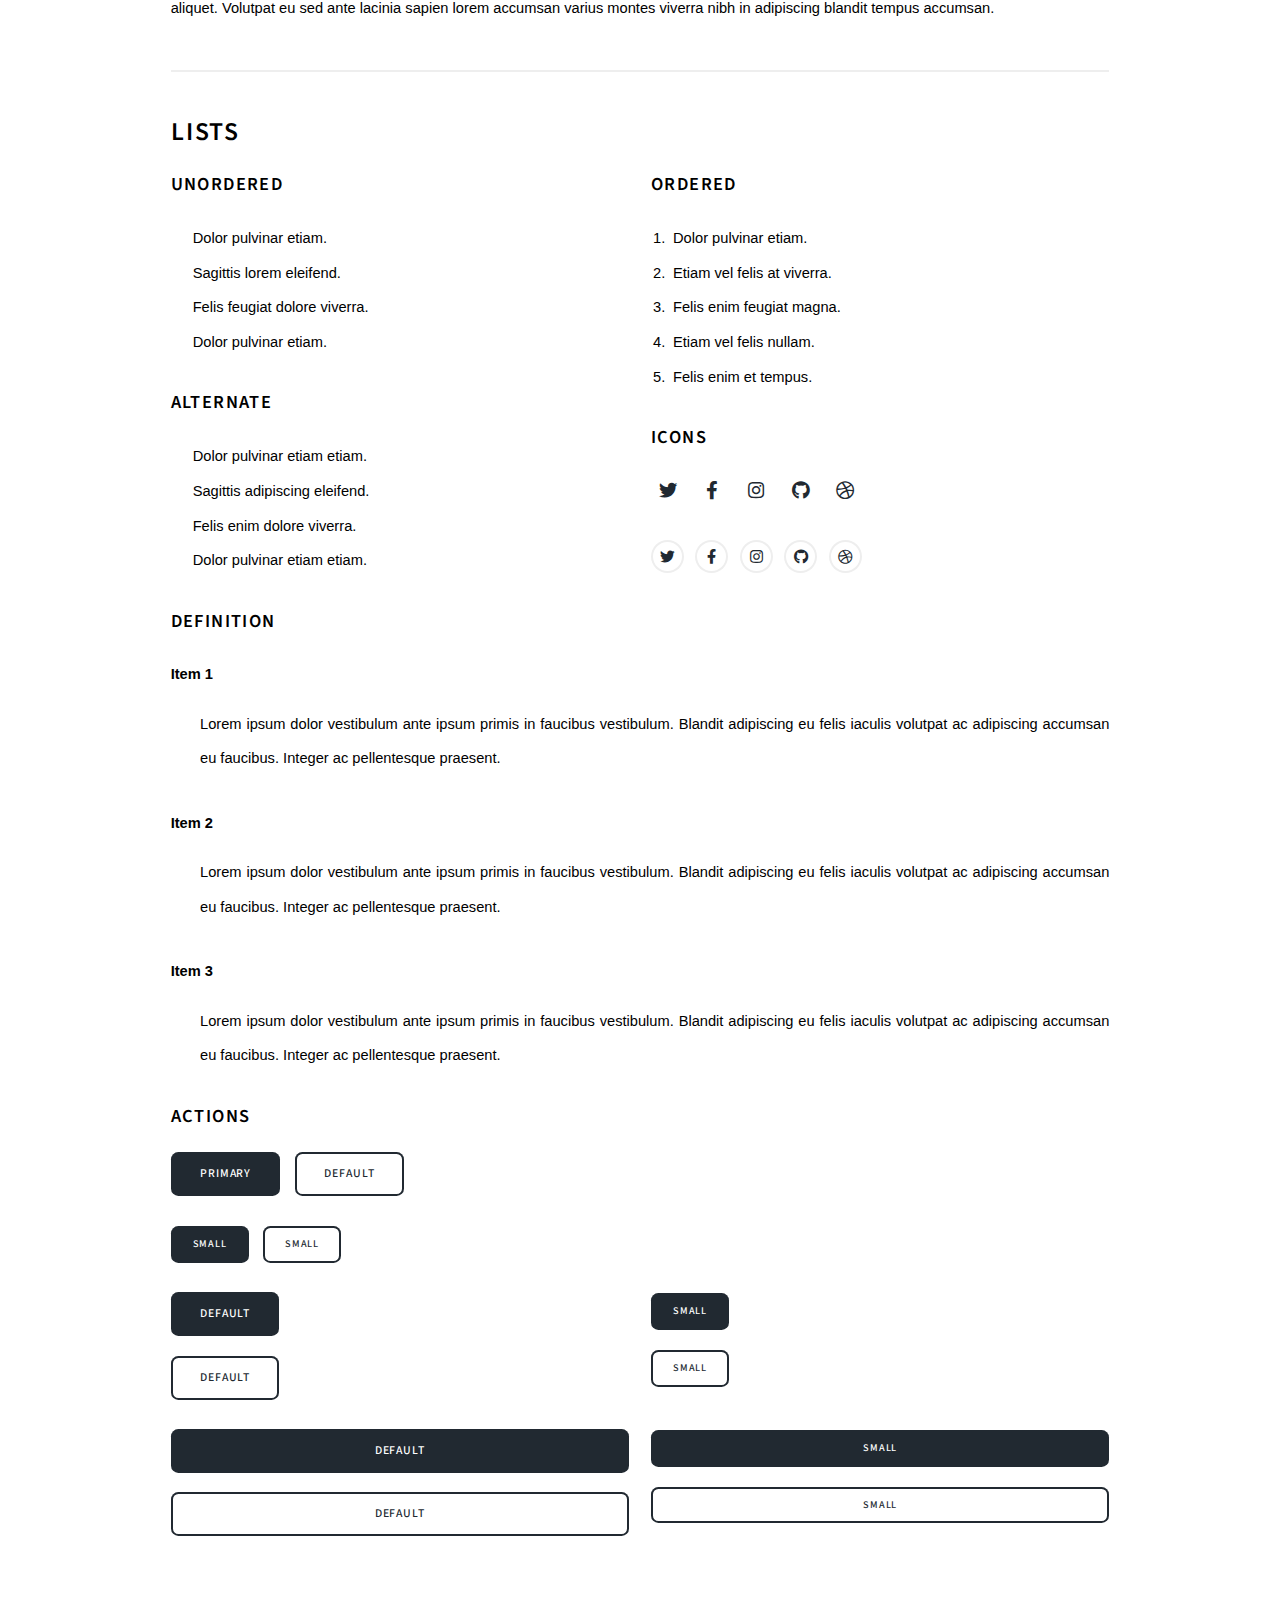
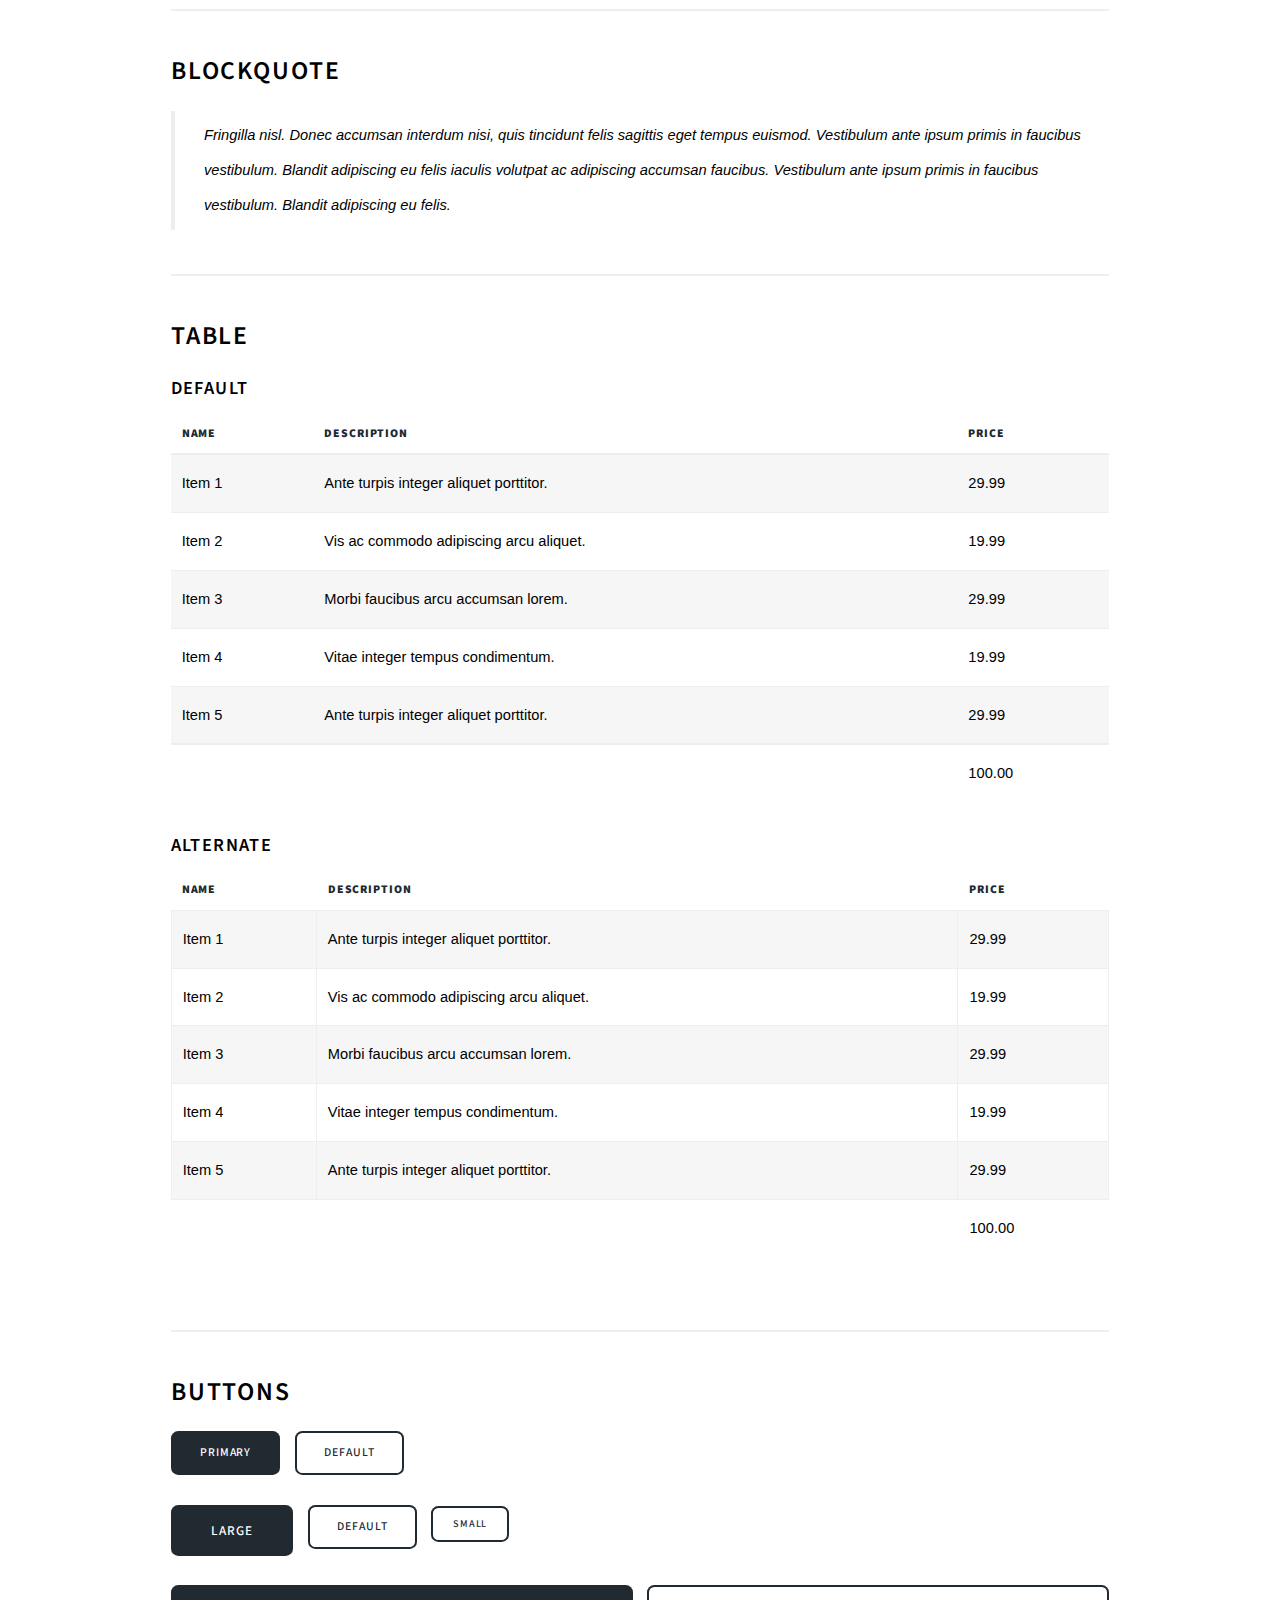
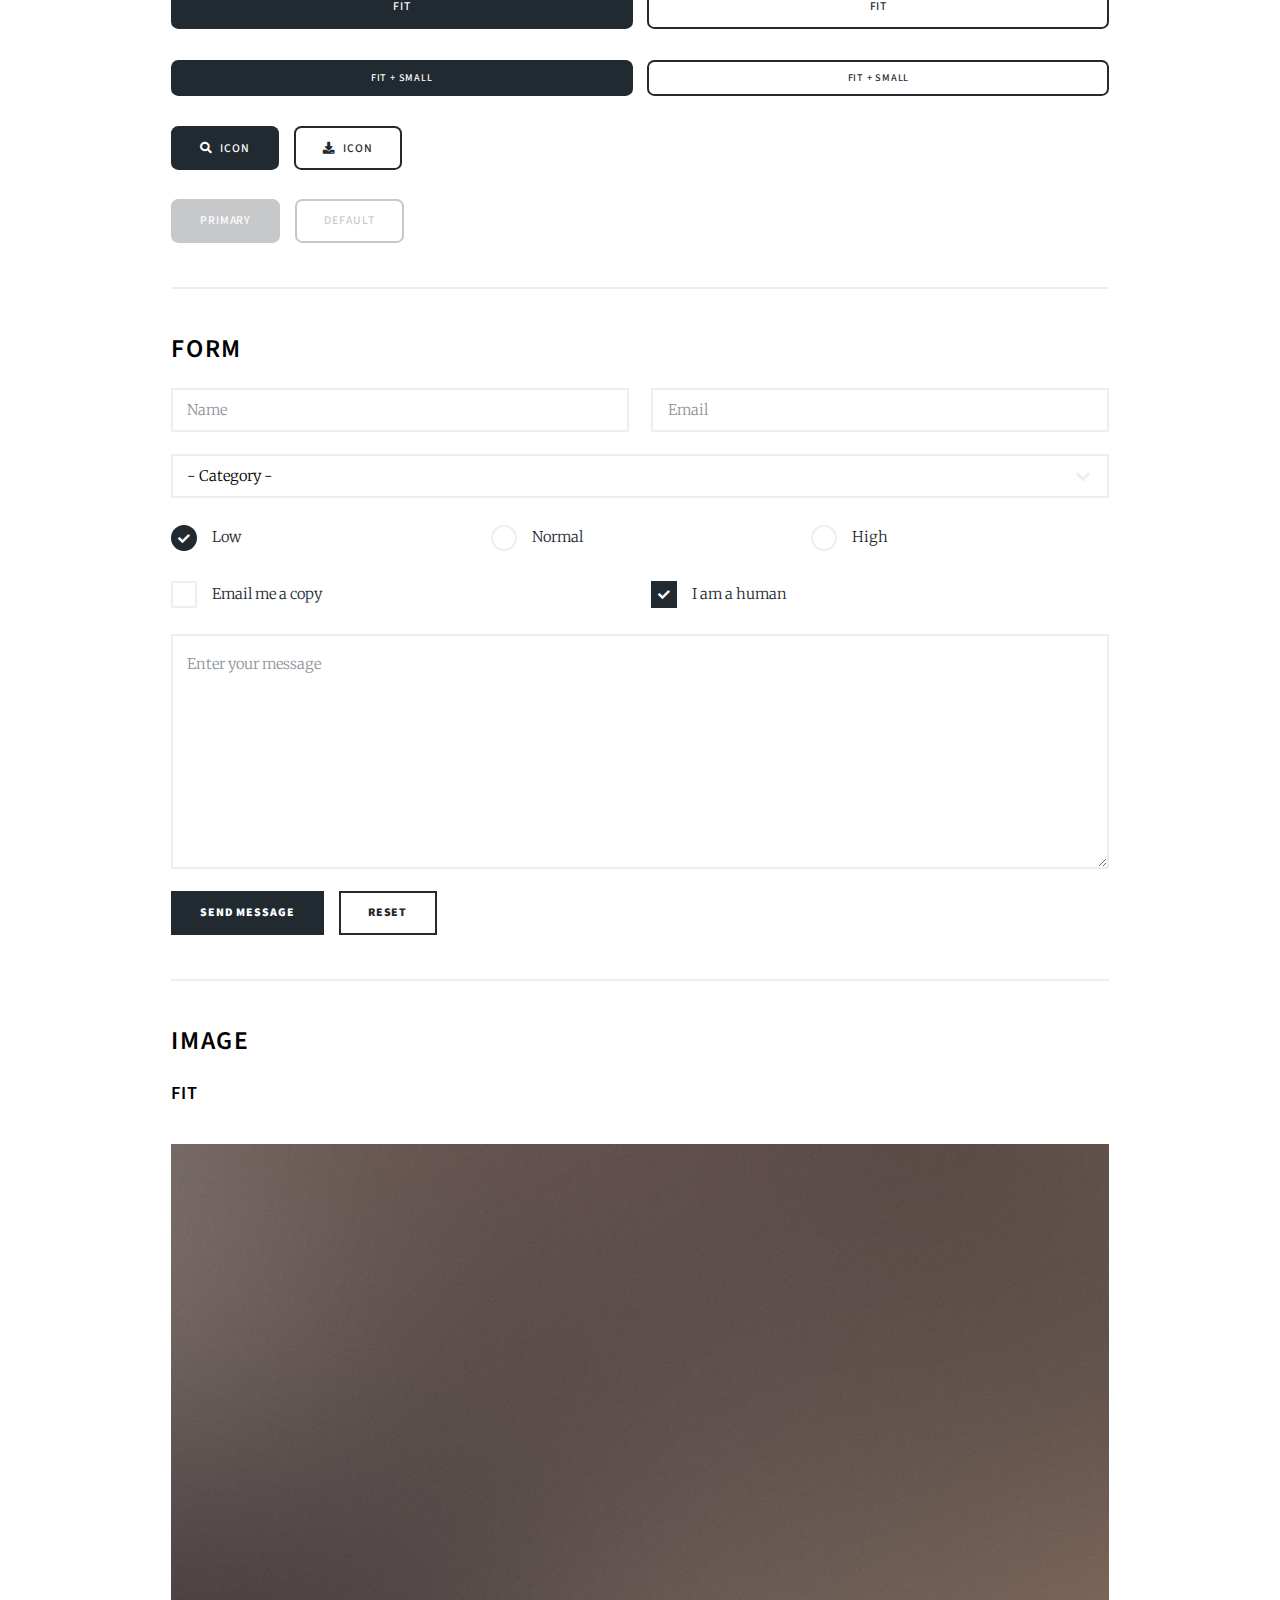
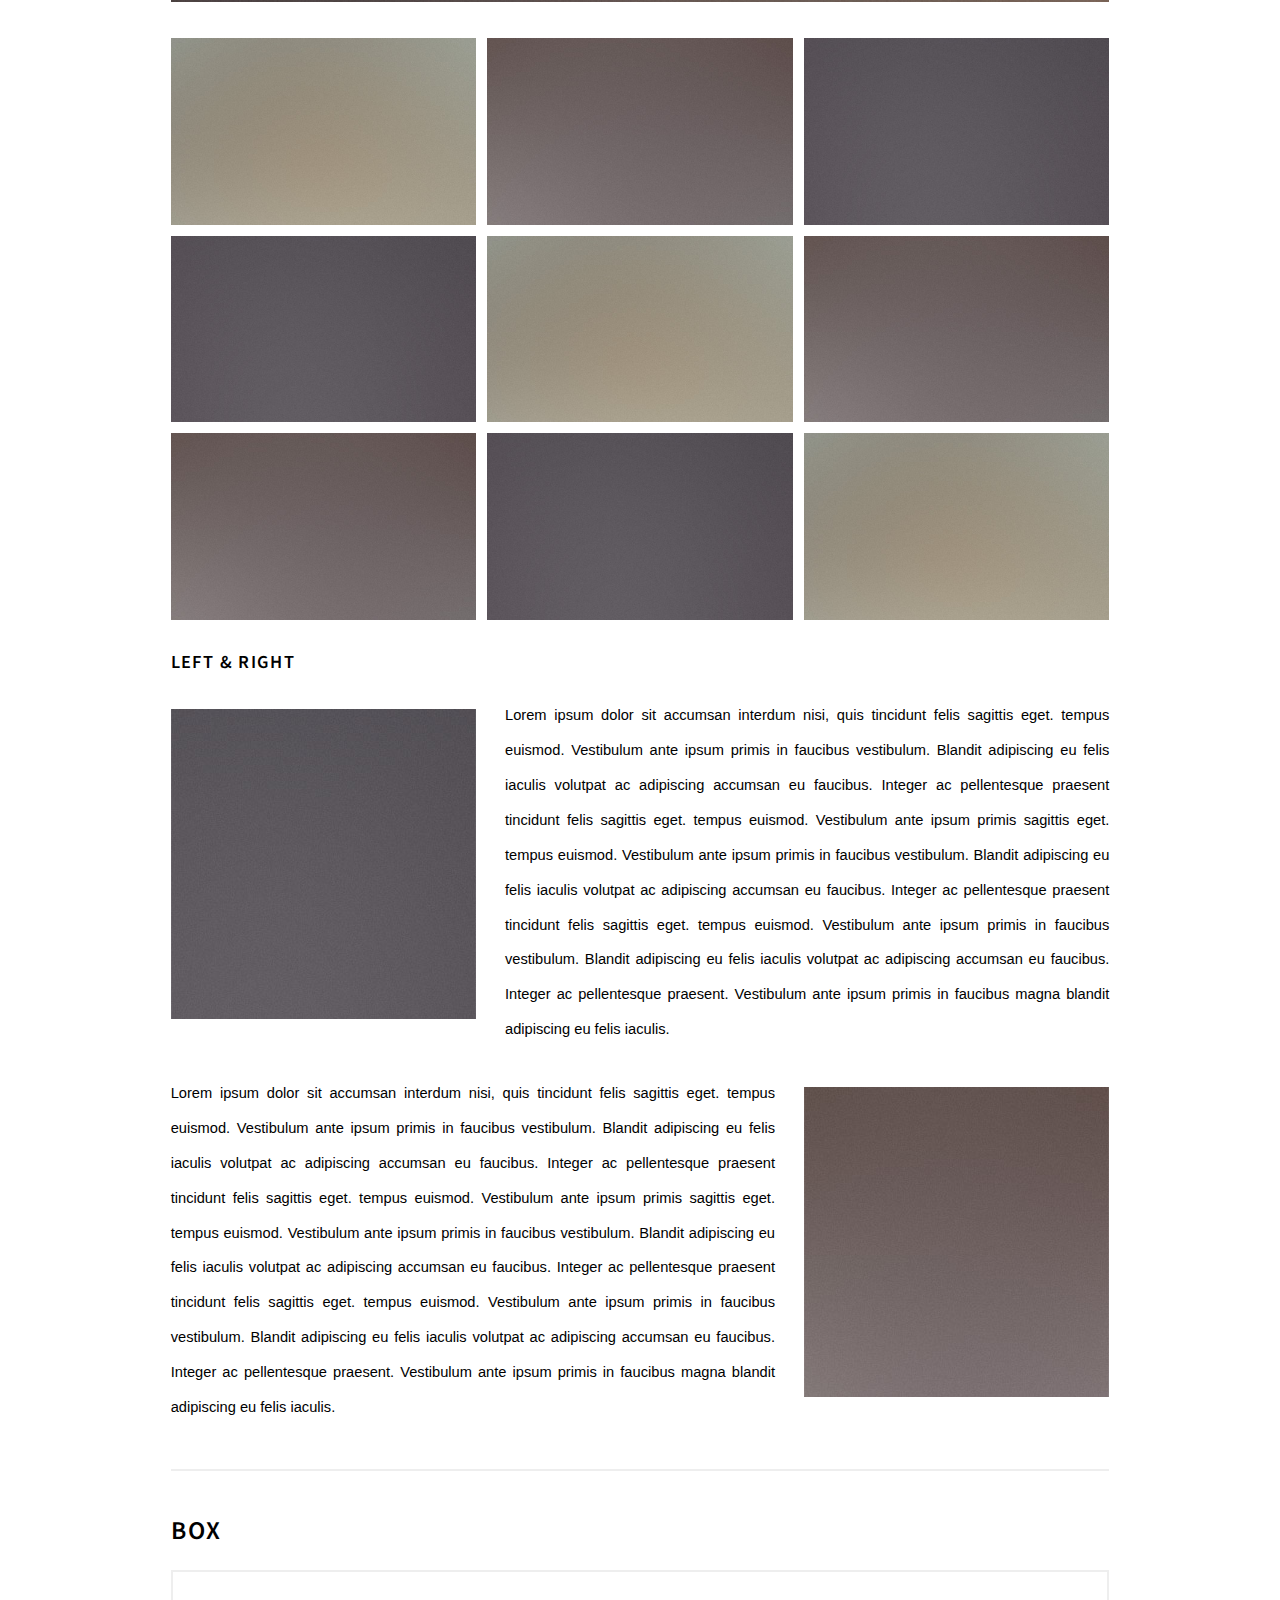
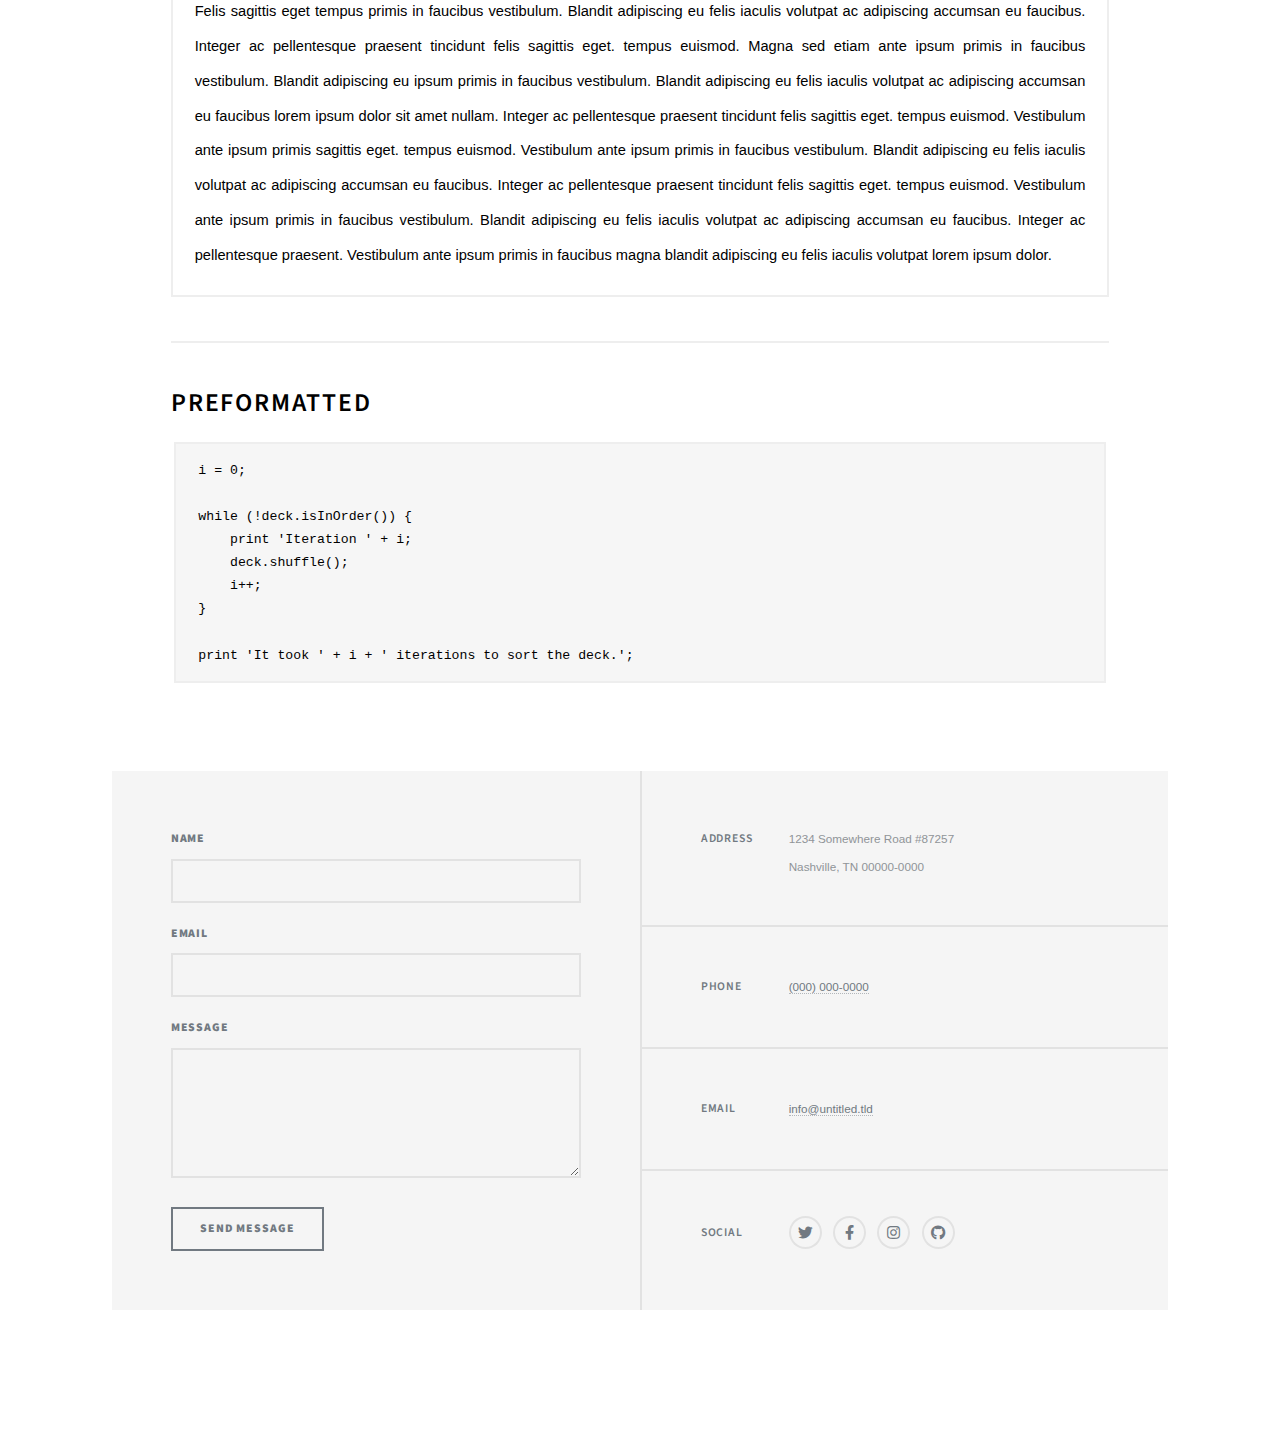
<file: elements.html>
<!DOCTYPE HTML>
<!--
	Massively by HTML5 UP
	html5up.net | @ajlkn
	Free for personal and commercial use under the CCA 3.0 license (html5up.net/license)
-->
<html>
	<head>
		<title>Elements Reference - Massively by HTML5 UP</title>
		<meta charset="utf-8" />
		<meta name="viewport" content="width=device-width, initial-scale=1, user-scalable=no" />
		<link rel="stylesheet" href="assets/css/main.css" />
		<noscript><link rel="stylesheet" href="assets/css/noscript.css" /></noscript>
	</head>
	<body class="is-preload">

		<!-- Wrapper -->
			<div id="wrapper">

				<!-- Header -->
					<header id="header">
						<a href="index.html" class="logo">Massively</a>
					</header>

				<!-- Nav -->
					<nav id="nav">
						<ul class="links">
							<li><a href="index.html">This is Massively</a></li>
							<li><a href="generic.html">Generic Page</a></li>
							<li class="active"><a href="elements.html">Elements Reference</a></li>
						</ul>
						<ul class="icons">
							<li><a href="#" class="icon brands fa-twitter"><span class="label">Twitter</span></a></li>
							<li><a href="#" class="icon brands fa-facebook-f"><span class="label">Facebook</span></a></li>
							<li><a href="#" class="icon brands fa-instagram"><span class="label">Instagram</span></a></li>
							<li><a href="#" class="icon brands fa-github"><span class="label">GitHub</span></a></li>
						</ul>
					</nav>

				<!-- Main -->
					<div id="main">

						<!-- Post -->
							<section class="post">
								<header class="major">
									<h1>Elements<br />
									Reference</h1>
								</header>

								<!-- Text stuff -->
									<h2>Text</h2>
									<p>This is <b>bold</b> and this is <strong>strong</strong>. This is <i>italic</i> and this is <em>emphasized</em>.
									This is <sup>superscript</sup> text and this is <sub>subscript</sub> text.
									This is <u>underlined</u> and this is code: <code>for (;;) { ... }</code>.
									Finally, this is a <a href="#">link</a>.</p>
									<hr />
									<h2>Heading Level 2</h2>
									<h3>Heading Level 3</h3>
									<h4>Heading Level 4</h4>
									<h5>Heading Level 5</h5>
									<h6>Heading Level 6</h6>
									<hr />
									<header>
										<h2>Heading with a Subtitle</h2>
										<p>Lorem ipsum dolor sit amet nullam id egestas urna aliquam</p>
									</header>
									<p>Nunc lacinia ante nunc ac lobortis. Interdum adipiscing gravida odio porttitor sem non mi integer non faucibus ornare mi ut ante amet placerat aliquet. Volutpat eu sed ante lacinia sapien lorem accumsan varius montes viverra nibh in adipiscing blandit tempus accumsan.</p>
									<header>
										<h3>Heading with a Subtitle</h3>
										<p>Lorem ipsum dolor sit amet nullam id egestas urna aliquam</p>
									</header>
									<p>Nunc lacinia ante nunc ac lobortis. Interdum adipiscing gravida odio porttitor sem non mi integer non faucibus ornare mi ut ante amet placerat aliquet. Volutpat eu sed ante lacinia sapien lorem accumsan varius montes viverra nibh in adipiscing blandit tempus accumsan.</p>
									<header>
										<h4>Heading with a Subtitle</h4>
										<p>Lorem ipsum dolor sit amet nullam id egestas urna aliquam</p>
									</header>
									<p>Nunc lacinia ante nunc ac lobortis. Interdum adipiscing gravida odio porttitor sem non mi integer non faucibus ornare mi ut ante amet placerat aliquet. Volutpat eu sed ante lacinia sapien lorem accumsan varius montes viverra nibh in adipiscing blandit tempus accumsan.</p>

									<hr />

								<!-- Lists -->
									<h2>Lists</h2>
									<div class="row">
										<div class="col-6 col-12-small">

											<h3>Unordered</h3>
											<ul>
												<li>Dolor pulvinar etiam.</li>
												<li>Sagittis lorem eleifend.</li>
												<li>Felis feugiat dolore viverra.</li>
												<li>Dolor pulvinar etiam.</li>
											</ul>

											<h3>Alternate</h3>
											<ul class="alt">
												<li>Dolor pulvinar etiam etiam.</li>
												<li>Sagittis adipiscing eleifend.</li>
												<li>Felis enim dolore viverra.</li>
												<li>Dolor pulvinar etiam etiam.</li>
											</ul>

										</div>
										<div class="col-6 col-12-small">

											<h3>Ordered</h3>
											<ol>
												<li>Dolor pulvinar etiam.</li>
												<li>Etiam vel felis at viverra.</li>
												<li>Felis enim feugiat magna.</li>
												<li>Etiam vel felis nullam.</li>
												<li>Felis enim et tempus.</li>
											</ol>

											<h3>Icons</h3>
											<ul class="icons">
												<li><a href="#" class="icon brands fa-twitter"><span class="label">Twitter</span></a></li>
												<li><a href="#" class="icon brands fa-facebook-f"><span class="label">Facebook</span></a></li>
												<li><a href="#" class="icon brands fa-instagram"><span class="label">Instagram</span></a></li>
												<li><a href="#" class="icon brands fa-github"><span class="label">Github</span></a></li>
												<li><a href="#" class="icon brands fa-dribbble"><span class="label">Dribbble</span></a></li>
											</ul>
											<ul class="icons alt">
												<li><a href="#" class="icon brands alt fa-twitter"><span class="label">Twitter</span></a></li>
												<li><a href="#" class="icon brands alt fa-facebook-f"><span class="label">Facebook</span></a></li>
												<li><a href="#" class="icon brands alt fa-instagram"><span class="label">Instagram</span></a></li>
												<li><a href="#" class="icon brands alt fa-github"><span class="label">Github</span></a></li>
												<li><a href="#" class="icon brands alt fa-dribbble"><span class="label">Dribbble</span></a></li>
											</ul>

										</div>
									</div>
									<h3>Definition</h3>
									<dl>
										<dt>Item 1</dt>
										<dd>
											<p>Lorem ipsum dolor vestibulum ante ipsum primis in faucibus vestibulum. Blandit adipiscing eu felis iaculis volutpat ac adipiscing accumsan eu faucibus. Integer ac pellentesque praesent.</p>
										</dd>
										<dt>Item 2</dt>
										<dd>
											<p>Lorem ipsum dolor vestibulum ante ipsum primis in faucibus vestibulum. Blandit adipiscing eu felis iaculis volutpat ac adipiscing accumsan eu faucibus. Integer ac pellentesque praesent.</p>
										</dd>
										<dt>Item 3</dt>
										<dd>
											<p>Lorem ipsum dolor vestibulum ante ipsum primis in faucibus vestibulum. Blandit adipiscing eu felis iaculis volutpat ac adipiscing accumsan eu faucibus. Integer ac pellentesque praesent.</p>
										</dd>
									</dl>

									<h3>Actions</h3>
									<ul class="actions">
										<li><a href="#" class="button primary">Primary</a></li>
										<li><a href="#" class="button">Default</a></li>
									</ul>
									<ul class="actions small">
										<li><a href="#" class="button primary small">Small</a></li>
										<li><a href="#" class="button small">Small</a></li>
									</ul>
									<div class="row">
										<div class="col-6 col-12-small">
											<ul class="actions stacked">
												<li><a href="#" class="button primary">Default</a></li>
												<li><a href="#" class="button">Default</a></li>
											</ul>
										</div>
										<div class="col-6 col-12-small">
											<ul class="actions stacked">
												<li><a href="#" class="button primary small">Small</a></li>
												<li><a href="#" class="button small">Small</a></li>
											</ul>
										</div>
									</div>
									<div class="row">
										<div class="col-6 col-12-small">
											<ul class="actions stacked">
												<li><a href="#" class="button primary fit">Default</a></li>
												<li><a href="#" class="button fit">Default</a></li>
											</ul>
										</div>
										<div class="col-6 col-12-small">
											<ul class="actions stacked">
												<li><a href="#" class="button primary small fit">Small</a></li>
												<li><a href="#" class="button small fit">Small</a></li>
											</ul>
										</div>
									</div>

									<hr />

								<!-- Blockquote -->
									<h2>Blockquote</h2>
									<blockquote>Fringilla nisl. Donec accumsan interdum nisi, quis tincidunt felis sagittis eget tempus euismod. Vestibulum ante ipsum primis in faucibus vestibulum. Blandit adipiscing eu felis iaculis volutpat ac adipiscing accumsan faucibus. Vestibulum ante ipsum primis in faucibus vestibulum. Blandit adipiscing eu felis.</blockquote>

									<hr />

								<!-- Table -->
									<h2>Table</h2>

									<h3>Default</h3>
									<div class="table-wrapper">
										<table>
											<thead>
												<tr>
													<th>Name</th>
													<th>Description</th>
													<th>Price</th>
												</tr>
											</thead>
											<tbody>
												<tr>
													<td>Item 1</td>
													<td>Ante turpis integer aliquet porttitor.</td>
													<td>29.99</td>
												</tr>
												<tr>
													<td>Item 2</td>
													<td>Vis ac commodo adipiscing arcu aliquet.</td>
													<td>19.99</td>
												</tr>
												<tr>
													<td>Item 3</td>
													<td> Morbi faucibus arcu accumsan lorem.</td>
													<td>29.99</td>
												</tr>
												<tr>
													<td>Item 4</td>
													<td>Vitae integer tempus condimentum.</td>
													<td>19.99</td>
												</tr>
												<tr>
													<td>Item 5</td>
													<td>Ante turpis integer aliquet porttitor.</td>
													<td>29.99</td>
												</tr>
											</tbody>
											<tfoot>
												<tr>
													<td colspan="2"></td>
													<td>100.00</td>
												</tr>
											</tfoot>
										</table>
									</div>

									<h3>Alternate</h3>
									<div class="table-wrapper">
										<table class="alt">
											<thead>
												<tr>
													<th>Name</th>
													<th>Description</th>
													<th>Price</th>
												</tr>
											</thead>
											<tbody>
												<tr>
													<td>Item 1</td>
													<td>Ante turpis integer aliquet porttitor.</td>
													<td>29.99</td>
												</tr>
												<tr>
													<td>Item 2</td>
													<td>Vis ac commodo adipiscing arcu aliquet.</td>
													<td>19.99</td>
												</tr>
												<tr>
													<td>Item 3</td>
													<td> Morbi faucibus arcu accumsan lorem.</td>
													<td>29.99</td>
												</tr>
												<tr>
													<td>Item 4</td>
													<td>Vitae integer tempus condimentum.</td>
													<td>19.99</td>
												</tr>
												<tr>
													<td>Item 5</td>
													<td>Ante turpis integer aliquet porttitor.</td>
													<td>29.99</td>
												</tr>
											</tbody>
											<tfoot>
												<tr>
													<td colspan="2"></td>
													<td>100.00</td>
												</tr>
											</tfoot>
										</table>
									</div>

									<hr />

								<!-- Buttons -->
									<h2>Buttons</h2>
									<ul class="actions">
										<li><a href="#" class="button primary">Primary</a></li>
										<li><a href="#" class="button">Default</a></li>
									</ul>
									<ul class="actions">
										<li><a href="#" class="button primary large">Large</a></li>
										<li><a href="#" class="button">Default</a></li>
										<li><a href="#" class="button small">Small</a></li>
									</ul>
									<ul class="actions fit">
										<li><a href="#" class="button primary fit">Fit</a></li>
										<li><a href="#" class="button fit">Fit</a></li>
									</ul>
									<ul class="actions fit small">
										<li><a href="#" class="button primary fit small">Fit + Small</a></li>
										<li><a href="#" class="button fit small">Fit + Small</a></li>
									</ul>
									<ul class="actions">
										<li><a href="#" class="button primary icon solid fa-search">Icon</a></li>
										<li><a href="#" class="button icon solid fa-download">Icon</a></li>
									</ul>
									<ul class="actions">
										<li><span class="button primary disabled">Primary</span></li>
										<li><span class="button disabled">Default</span></li>
									</ul>

									<hr />

								<!-- Form -->
									<h2>Form</h2>

									<form method="post" action="#">
										<div class="row gtr-uniform">
											<div class="col-6 col-12-xsmall">
												<input type="text" name="demo-name" id="demo-name" value="" placeholder="Name" />
											</div>
											<div class="col-6 col-12-xsmall">
												<input type="email" name="demo-email" id="demo-email" value="" placeholder="Email" />
											</div>
											<!-- Break -->
											<div class="col-12">
												<select name="demo-category" id="demo-category">
													<option value="">- Category -</option>
													<option value="1">Manufacturing</option>
													<option value="1">Shipping</option>
													<option value="1">Administration</option>
													<option value="1">Human Resources</option>
												</select>
											</div>
											<!-- Break -->
											<div class="col-4 col-12-small">
												<input type="radio" id="demo-priority-low" name="demo-priority" checked>
												<label for="demo-priority-low">Low</label>
											</div>
											<div class="col-4 col-12-small">
												<input type="radio" id="demo-priority-normal" name="demo-priority">
												<label for="demo-priority-normal">Normal</label>
											</div>
											<div class="col-4 col-12-small">
												<input type="radio" id="demo-priority-high" name="demo-priority">
												<label for="demo-priority-high">High</label>
											</div>
											<!-- Break -->
											<div class="col-6 col-12-small">
												<input type="checkbox" id="demo-copy" name="demo-copy">
												<label for="demo-copy">Email me a copy</label>
											</div>
											<div class="col-6 col-12-small">
												<input type="checkbox" id="demo-human" name="demo-human" checked>
												<label for="demo-human">I am a human</label>
											</div>
											<!-- Break -->
											<div class="col-12">
												<textarea name="demo-message" id="demo-message" placeholder="Enter your message" rows="6"></textarea>
											</div>
											<!-- Break -->
											<div class="col-12">
												<ul class="actions">
													<li><input type="submit" value="Send Message" class="primary" /></li>
													<li><input type="reset" value="Reset" /></li>
												</ul>
											</div>
										</div>
									</form>

									<hr />

								<!-- Image -->
									<h2>Image</h2>

									<h3>Fit</h3>
									<span class="image fit"><img src="images/pic01.jpg" alt="" /></span>
									<div class="box alt">
										<div class="row gtr-50 gtr-uniform">
											<div class="col-4"><span class="image fit"><img src="images/pic02.jpg" alt="" /></span></div>
											<div class="col-4"><span class="image fit"><img src="images/pic03.jpg" alt="" /></span></div>
											<div class="col-4"><span class="image fit"><img src="images/pic04.jpg" alt="" /></span></div>
											<!-- Break -->
											<div class="col-4"><span class="image fit"><img src="images/pic04.jpg" alt="" /></span></div>
											<div class="col-4"><span class="image fit"><img src="images/pic02.jpg" alt="" /></span></div>
											<div class="col-4"><span class="image fit"><img src="images/pic03.jpg" alt="" /></span></div>
											<!-- Break -->
											<div class="col-4"><span class="image fit"><img src="images/pic03.jpg" alt="" /></span></div>
											<div class="col-4"><span class="image fit"><img src="images/pic04.jpg" alt="" /></span></div>
											<div class="col-4"><span class="image fit"><img src="images/pic02.jpg" alt="" /></span></div>
										</div>
									</div>

									<h3>Left &amp; Right</h3>
									<p><span class="image left"><img src="images/pic08.jpg" alt="" /></span>Lorem ipsum dolor sit accumsan interdum nisi, quis tincidunt felis sagittis eget. tempus euismod. Vestibulum ante ipsum primis in faucibus vestibulum. Blandit adipiscing eu felis iaculis volutpat ac adipiscing accumsan eu faucibus. Integer ac pellentesque praesent tincidunt felis sagittis eget. tempus euismod. Vestibulum ante ipsum primis sagittis eget. tempus euismod. Vestibulum ante ipsum primis in faucibus vestibulum. Blandit adipiscing eu felis iaculis volutpat ac adipiscing accumsan eu faucibus. Integer ac pellentesque praesent tincidunt felis sagittis eget. tempus euismod. Vestibulum ante ipsum primis in faucibus vestibulum. Blandit adipiscing eu felis iaculis volutpat ac adipiscing accumsan eu faucibus. Integer ac pellentesque praesent. Vestibulum ante ipsum primis in faucibus magna blandit adipiscing eu felis iaculis.</p>
									<p><span class="image right"><img src="images/pic09.jpg" alt="" /></span>Lorem ipsum dolor sit accumsan interdum nisi, quis tincidunt felis sagittis eget. tempus euismod. Vestibulum ante ipsum primis in faucibus vestibulum. Blandit adipiscing eu felis iaculis volutpat ac adipiscing accumsan eu faucibus. Integer ac pellentesque praesent tincidunt felis sagittis eget. tempus euismod. Vestibulum ante ipsum primis sagittis eget. tempus euismod. Vestibulum ante ipsum primis in faucibus vestibulum. Blandit adipiscing eu felis iaculis volutpat ac adipiscing accumsan eu faucibus. Integer ac pellentesque praesent tincidunt felis sagittis eget. tempus euismod. Vestibulum ante ipsum primis in faucibus vestibulum. Blandit adipiscing eu felis iaculis volutpat ac adipiscing accumsan eu faucibus. Integer ac pellentesque praesent. Vestibulum ante ipsum primis in faucibus magna blandit adipiscing eu felis iaculis.</p>

									<hr />

								<!-- Box -->
									<h2>Box</h2>
									<div class="box">
										<p>Felis sagittis eget tempus primis in faucibus vestibulum. Blandit adipiscing eu felis iaculis volutpat ac adipiscing accumsan eu faucibus. Integer ac pellentesque praesent tincidunt felis sagittis eget. tempus euismod. Magna sed etiam ante ipsum primis in faucibus vestibulum. Blandit adipiscing eu ipsum primis in faucibus vestibulum. Blandit adipiscing eu felis iaculis volutpat ac adipiscing accumsan eu faucibus lorem ipsum dolor sit amet nullam. Integer ac pellentesque praesent tincidunt felis sagittis eget. tempus euismod. Vestibulum ante ipsum primis sagittis eget. tempus euismod. Vestibulum ante ipsum primis in faucibus vestibulum. Blandit adipiscing eu felis iaculis volutpat ac adipiscing accumsan eu faucibus. Integer ac pellentesque praesent tincidunt felis sagittis eget. tempus euismod. Vestibulum ante ipsum primis in faucibus vestibulum. Blandit adipiscing eu felis iaculis volutpat ac adipiscing accumsan eu faucibus. Integer ac pellentesque praesent. Vestibulum ante ipsum primis in faucibus magna blandit adipiscing eu felis iaculis volutpat lorem ipsum dolor.</p>
									</div>

									<hr />

								<!-- Preformatted Code -->
									<h2>Preformatted</h2>
									<pre><code>i = 0;

while (!deck.isInOrder()) {
    print 'Iteration ' + i;
    deck.shuffle();
    i++;
}

print 'It took ' + i + ' iterations to sort the deck.';
</code></pre>

							</section>

					</div>

				<!-- Footer -->
					<footer id="footer">
						<section>
							<form method="post" action="#">
								<div class="fields">
									<div class="field">
										<label for="name">Name</label>
										<input type="text" name="name" id="name" />
									</div>
									<div class="field">
										<label for="email">Email</label>
										<input type="text" name="email" id="email" />
									</div>
									<div class="field">
										<label for="message">Message</label>
										<textarea name="message" id="message" rows="3"></textarea>
									</div>
								</div>
								<ul class="actions">
									<li><input type="submit" value="Send Message" /></li>
								</ul>
							</form>
						</section>
						<section class="split contact">
							<section class="alt">
								<h3>Address</h3>
								<p>1234 Somewhere Road #87257<br />
								Nashville, TN 00000-0000</p>
							</section>
							<section>
								<h3>Phone</h3>
								<p><a href="#">(000) 000-0000</a></p>
							</section>
							<section>
								<h3>Email</h3>
								<p><a href="#">info@untitled.tld</a></p>
							</section>
							<section>
								<h3>Social</h3>
								<ul class="icons alt">
									<li><a href="#" class="icon brands alt fa-twitter"><span class="label">Twitter</span></a></li>
									<li><a href="#" class="icon brands alt fa-facebook-f"><span class="label">Facebook</span></a></li>
									<li><a href="#" class="icon brands alt fa-instagram"><span class="label">Instagram</span></a></li>
									<li><a href="#" class="icon brands alt fa-github"><span class="label">GitHub</span></a></li>
								</ul>
							</section>
						</section>
					</footer>

				<!-- Copyright -->
					<div id="copyright">
						<ul><li>&copy; Untitled</li><li>Design: <a href="https://html5up.net">HTML5 UP</a></li></ul>
					</div>

			</div>

		<!-- Scripts -->
			<script src="assets/js/jquery.min.js"></script>
			<script src="assets/js/jquery.scrollex.min.js"></script>
			<script src="assets/js/jquery.scrolly.min.js"></script>
			<script src="assets/js/browser.min.js"></script>
			<script src="assets/js/breakpoints.min.js"></script>
			<script src="assets/js/util.js"></script>
			<script src="assets/js/main.js"></script>

	</body>
</html>
</file>
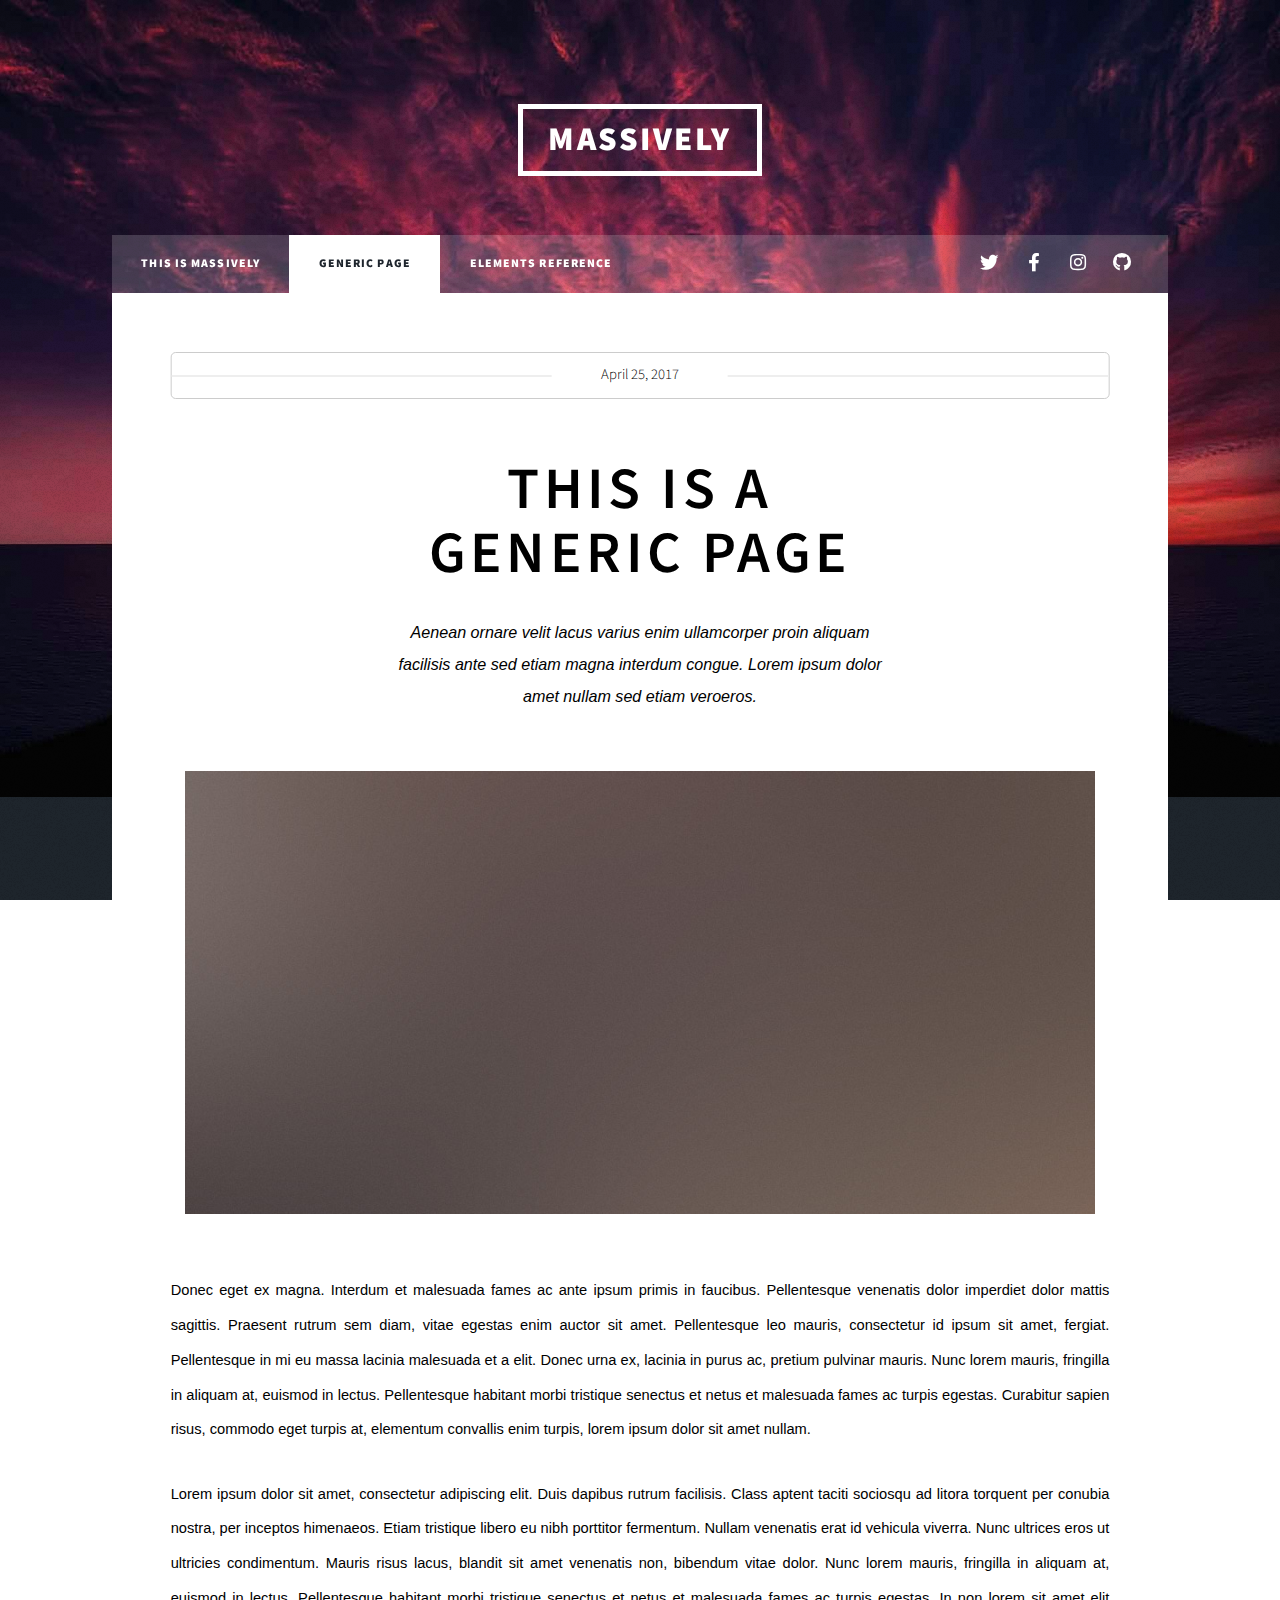
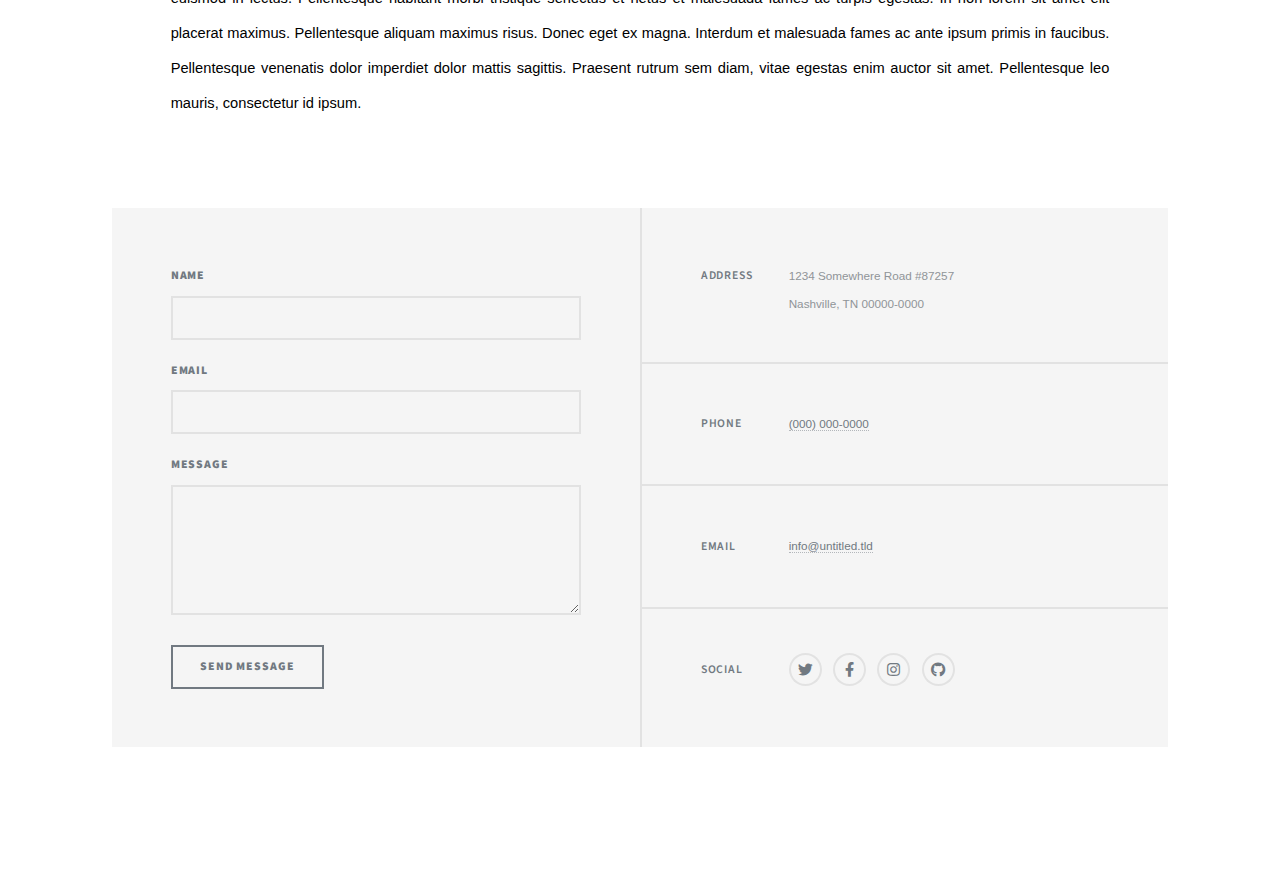
<file: generic.html>
<!DOCTYPE HTML>
<!--
	Massively by HTML5 UP
	html5up.net | @ajlkn
	Free for personal and commercial use under the CCA 3.0 license (html5up.net/license)
-->
<html>
	<head>
		<title>Generic Page - Massively by HTML5 UP</title>
		<meta charset="utf-8" />
		<meta name="viewport" content="width=device-width, initial-scale=1, user-scalable=no" />
		<link rel="stylesheet" href="assets/css/main.css" />
		<noscript><link rel="stylesheet" href="assets/css/noscript.css" /></noscript>
	</head>
	<body class="is-preload">

		<!-- Wrapper -->
			<div id="wrapper">

				<!-- Header -->
					<header id="header">
						<a href="index.html" class="logo">Massively</a>
					</header>

				<!-- Nav -->
					<nav id="nav">
						<ul class="links">
							<li><a href="index.html">This is Massively</a></li>
							<li class="active"><a href="generic.html">Generic Page</a></li>
							<li><a href="elements.html">Elements Reference</a></li>
						</ul>
						<ul class="icons">
							<li><a href="#" class="icon brands fa-twitter"><span class="label">Twitter</span></a></li>
							<li><a href="#" class="icon brands fa-facebook-f"><span class="label">Facebook</span></a></li>
							<li><a href="#" class="icon brands fa-instagram"><span class="label">Instagram</span></a></li>
							<li><a href="#" class="icon brands fa-github"><span class="label">GitHub</span></a></li>
						</ul>
					</nav>

				<!-- Main -->
					<div id="main">

						<!-- Post -->
							<section class="post">
								<header class="major">
									<span class="date">April 25, 2017</span>
									<h1>This is a<br />
									Generic Page</h1>
									<p>Aenean ornare velit lacus varius enim ullamcorper proin aliquam<br />
									facilisis ante sed etiam magna interdum congue. Lorem ipsum dolor<br />
									amet nullam sed etiam veroeros.</p>
								</header>
								<div class="image main"><img src="images/pic01.jpg" alt="" /></div>
								<p>Donec eget ex magna. Interdum et malesuada fames ac ante ipsum primis in faucibus. Pellentesque venenatis dolor imperdiet dolor mattis sagittis. Praesent rutrum sem diam, vitae egestas enim auctor sit amet. Pellentesque leo mauris, consectetur id ipsum sit amet, fergiat. Pellentesque in mi eu massa lacinia malesuada et a elit. Donec urna ex, lacinia in purus ac, pretium pulvinar mauris. Nunc lorem mauris, fringilla in aliquam at, euismod in lectus. Pellentesque habitant morbi tristique senectus et netus et malesuada fames ac turpis egestas. Curabitur sapien risus, commodo eget turpis at, elementum convallis enim turpis, lorem ipsum dolor sit amet nullam.</p>
								<p>Lorem ipsum dolor sit amet, consectetur adipiscing elit. Duis dapibus rutrum facilisis. Class aptent taciti sociosqu ad litora torquent per conubia nostra, per inceptos himenaeos. Etiam tristique libero eu nibh porttitor fermentum. Nullam venenatis erat id vehicula viverra. Nunc ultrices eros ut ultricies condimentum. Mauris risus lacus, blandit sit amet venenatis non, bibendum vitae dolor. Nunc lorem mauris, fringilla in aliquam at, euismod in lectus. Pellentesque habitant morbi tristique senectus et netus et malesuada fames ac turpis egestas. In non lorem sit amet elit placerat maximus. Pellentesque aliquam maximus risus. Donec eget ex magna. Interdum et malesuada fames ac ante ipsum primis in faucibus. Pellentesque venenatis dolor imperdiet dolor mattis sagittis. Praesent rutrum sem diam, vitae egestas enim auctor sit amet. Pellentesque leo mauris, consectetur id ipsum.</p>
							</section>

					</div>

				<!-- Footer -->
					<footer id="footer">
						<section>
							<form method="post" action="#">
								<div class="fields">
									<div class="field">
										<label for="name">Name</label>
										<input type="text" name="name" id="name" />
									</div>
									<div class="field">
										<label for="email">Email</label>
										<input type="text" name="email" id="email" />
									</div>
									<div class="field">
										<label for="message">Message</label>
										<textarea name="message" id="message" rows="3"></textarea>
									</div>
								</div>
								<ul class="actions">
									<li><input type="submit" value="Send Message" /></li>
								</ul>
							</form>
						</section>
						<section class="split contact">
							<section class="alt">
								<h3>Address</h3>
								<p>1234 Somewhere Road #87257<br />
								Nashville, TN 00000-0000</p>
							</section>
							<section>
								<h3>Phone</h3>
								<p><a href="#">(000) 000-0000</a></p>
							</section>
							<section>
								<h3>Email</h3>
								<p><a href="#">info@untitled.tld</a></p>
							</section>
							<section>
								<h3>Social</h3>
								<ul class="icons alt">
									<li><a href="#" class="icon brands alt fa-twitter"><span class="label">Twitter</span></a></li>
									<li><a href="#" class="icon brands alt fa-facebook-f"><span class="label">Facebook</span></a></li>
									<li><a href="#" class="icon brands alt fa-instagram"><span class="label">Instagram</span></a></li>
									<li><a href="#" class="icon brands alt fa-github"><span class="label">GitHub</span></a></li>
								</ul>
							</section>
						</section>
					</footer>

				<!-- Copyright -->
					<div id="copyright">
						<ul><li>&copy; Untitled</li><li>Design: <a href="https://html5up.net">HTML5 UP</a></li></ul>
					</div>

			</div>

		<!-- Scripts -->
			<script src="assets/js/jquery.min.js"></script>
			<script src="assets/js/jquery.scrollex.min.js"></script>
			<script src="assets/js/jquery.scrolly.min.js"></script>
			<script src="assets/js/browser.min.js"></script>
			<script src="assets/js/breakpoints.min.js"></script>
			<script src="assets/js/util.js"></script>
			<script src="assets/js/main.js"></script>

	</body>
</html>
</file>
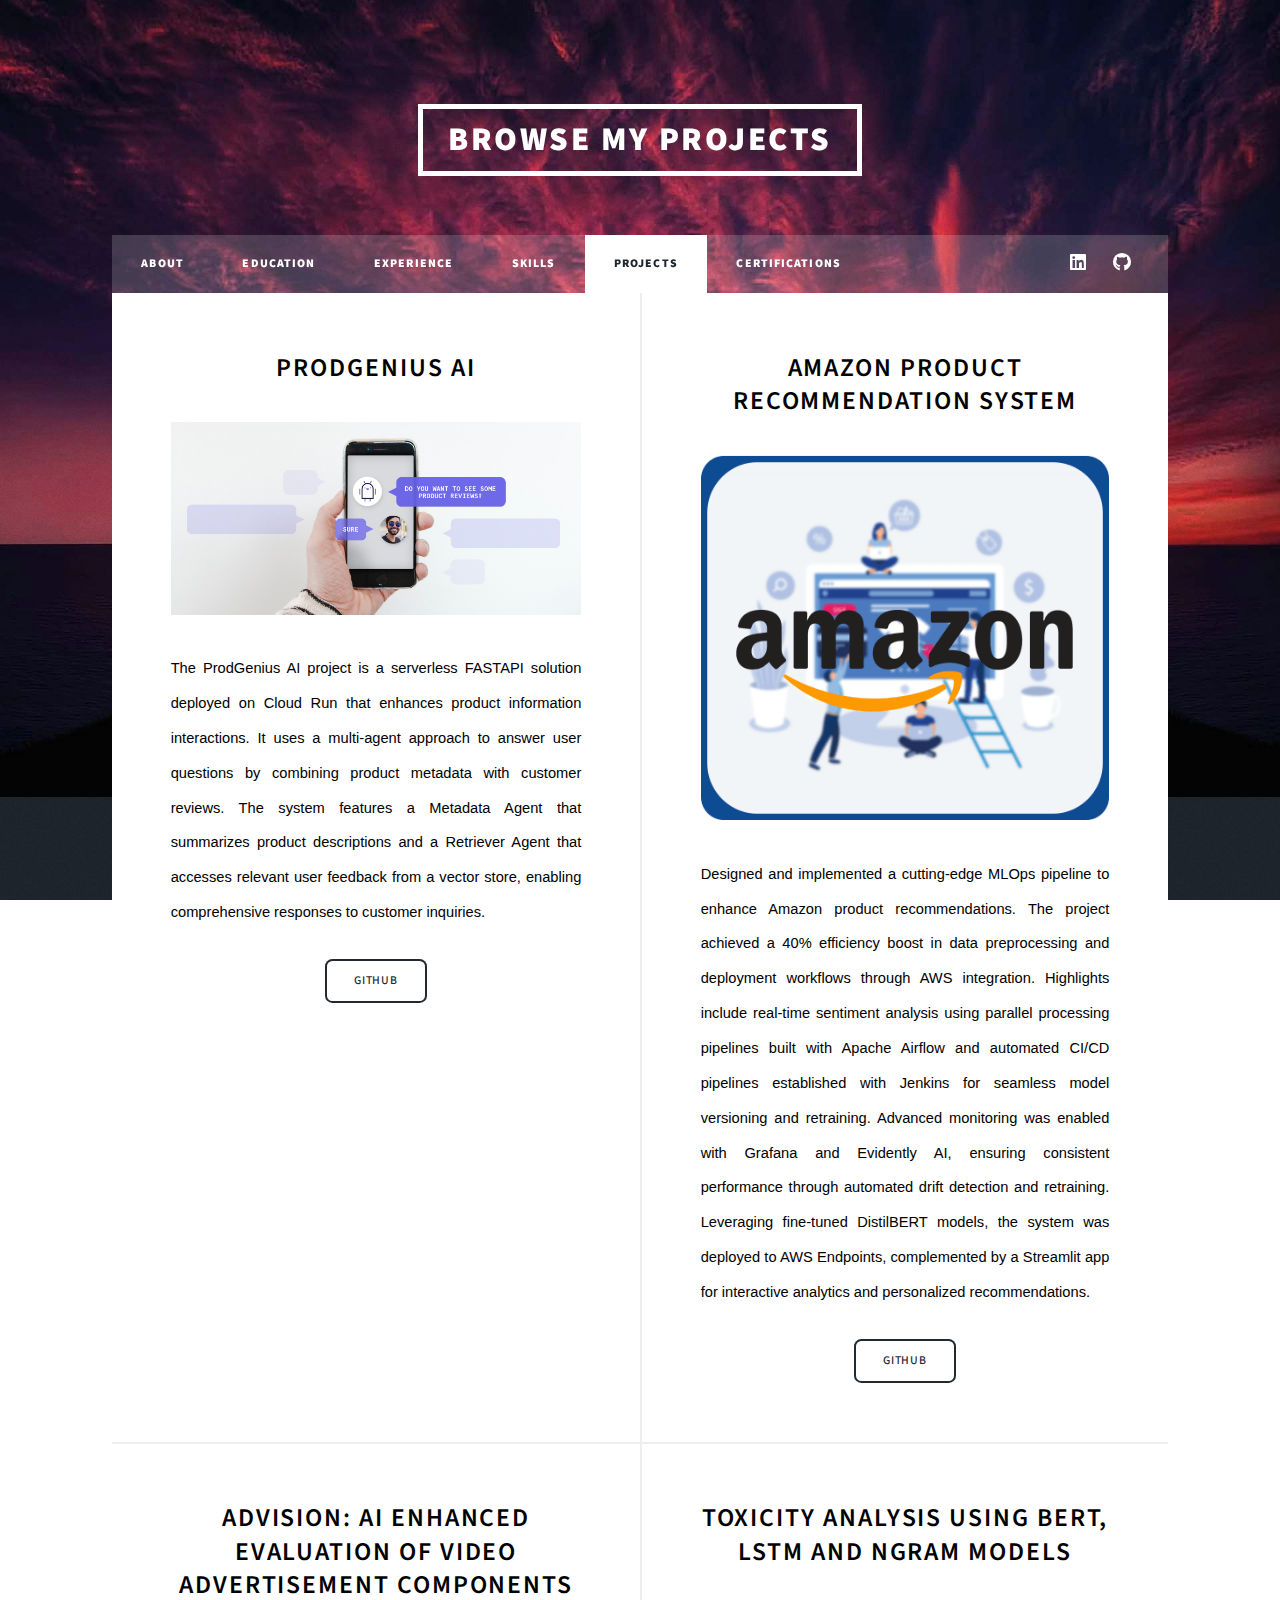
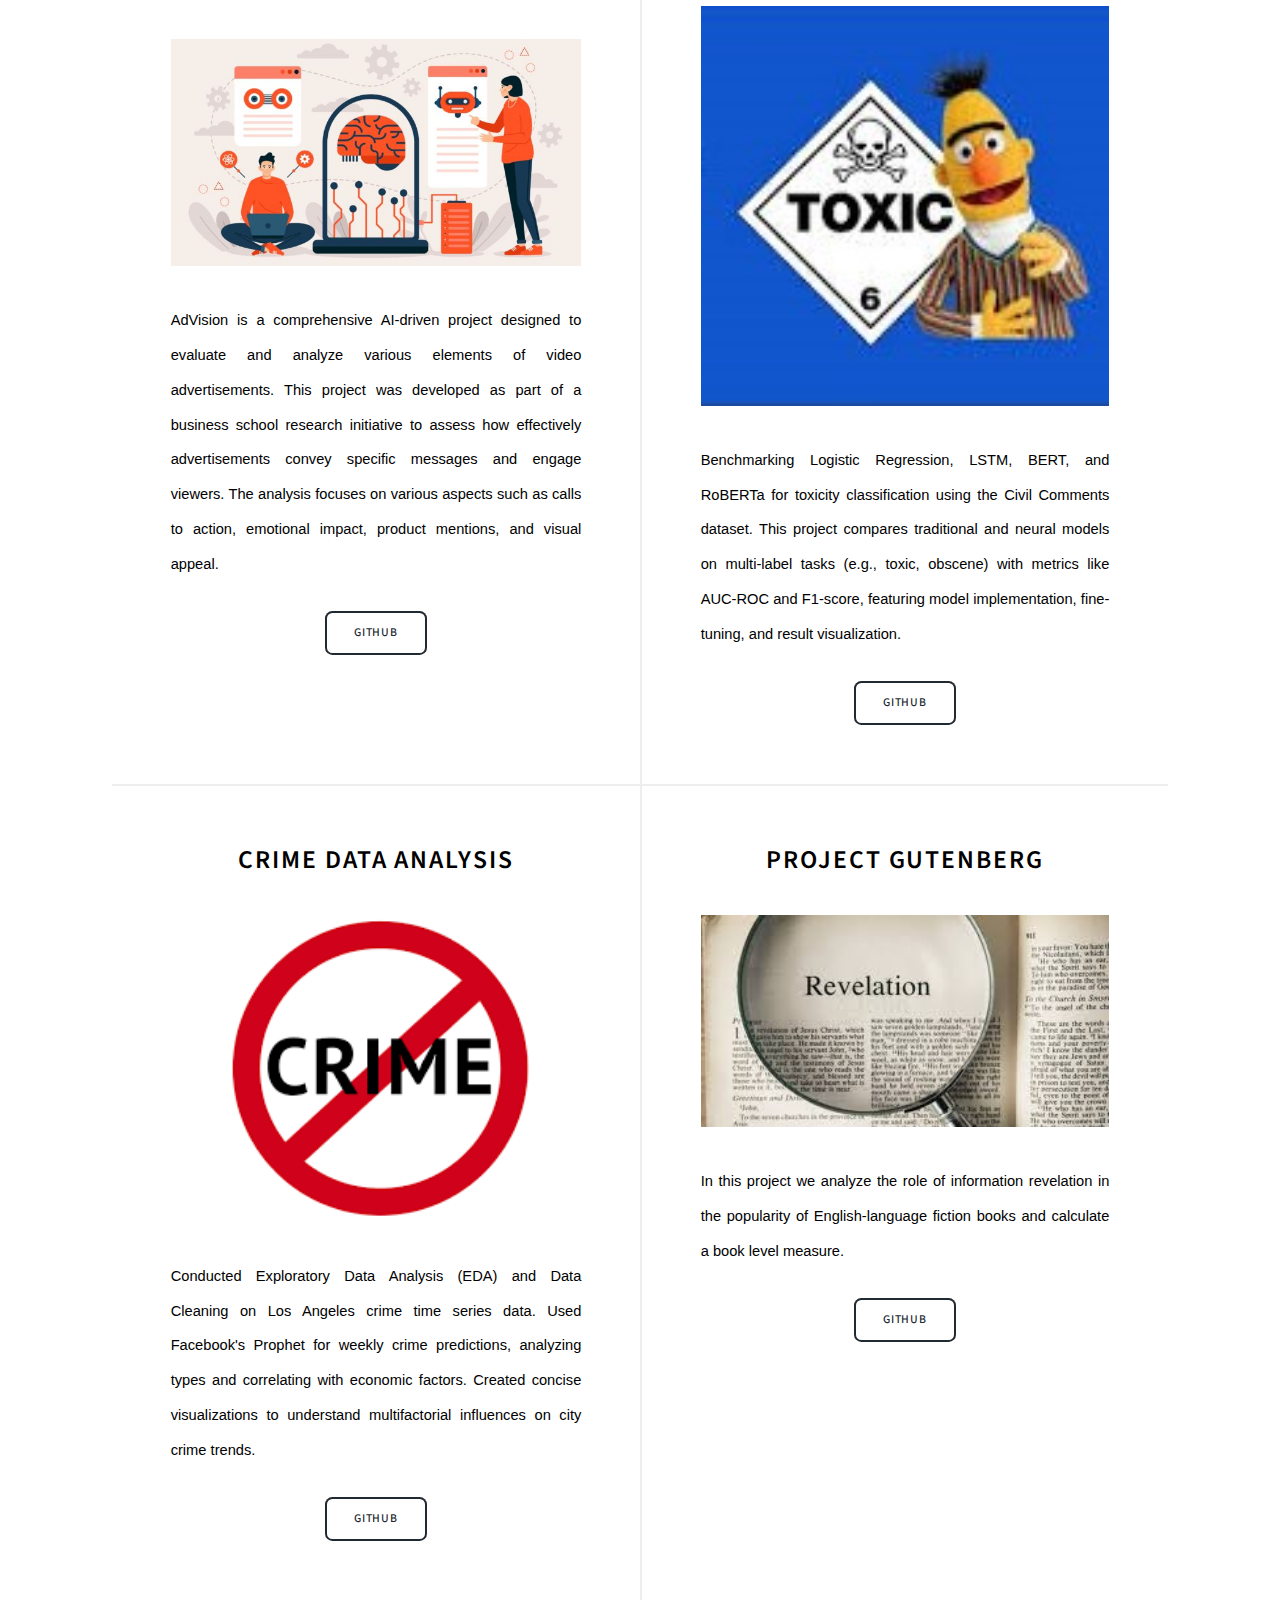
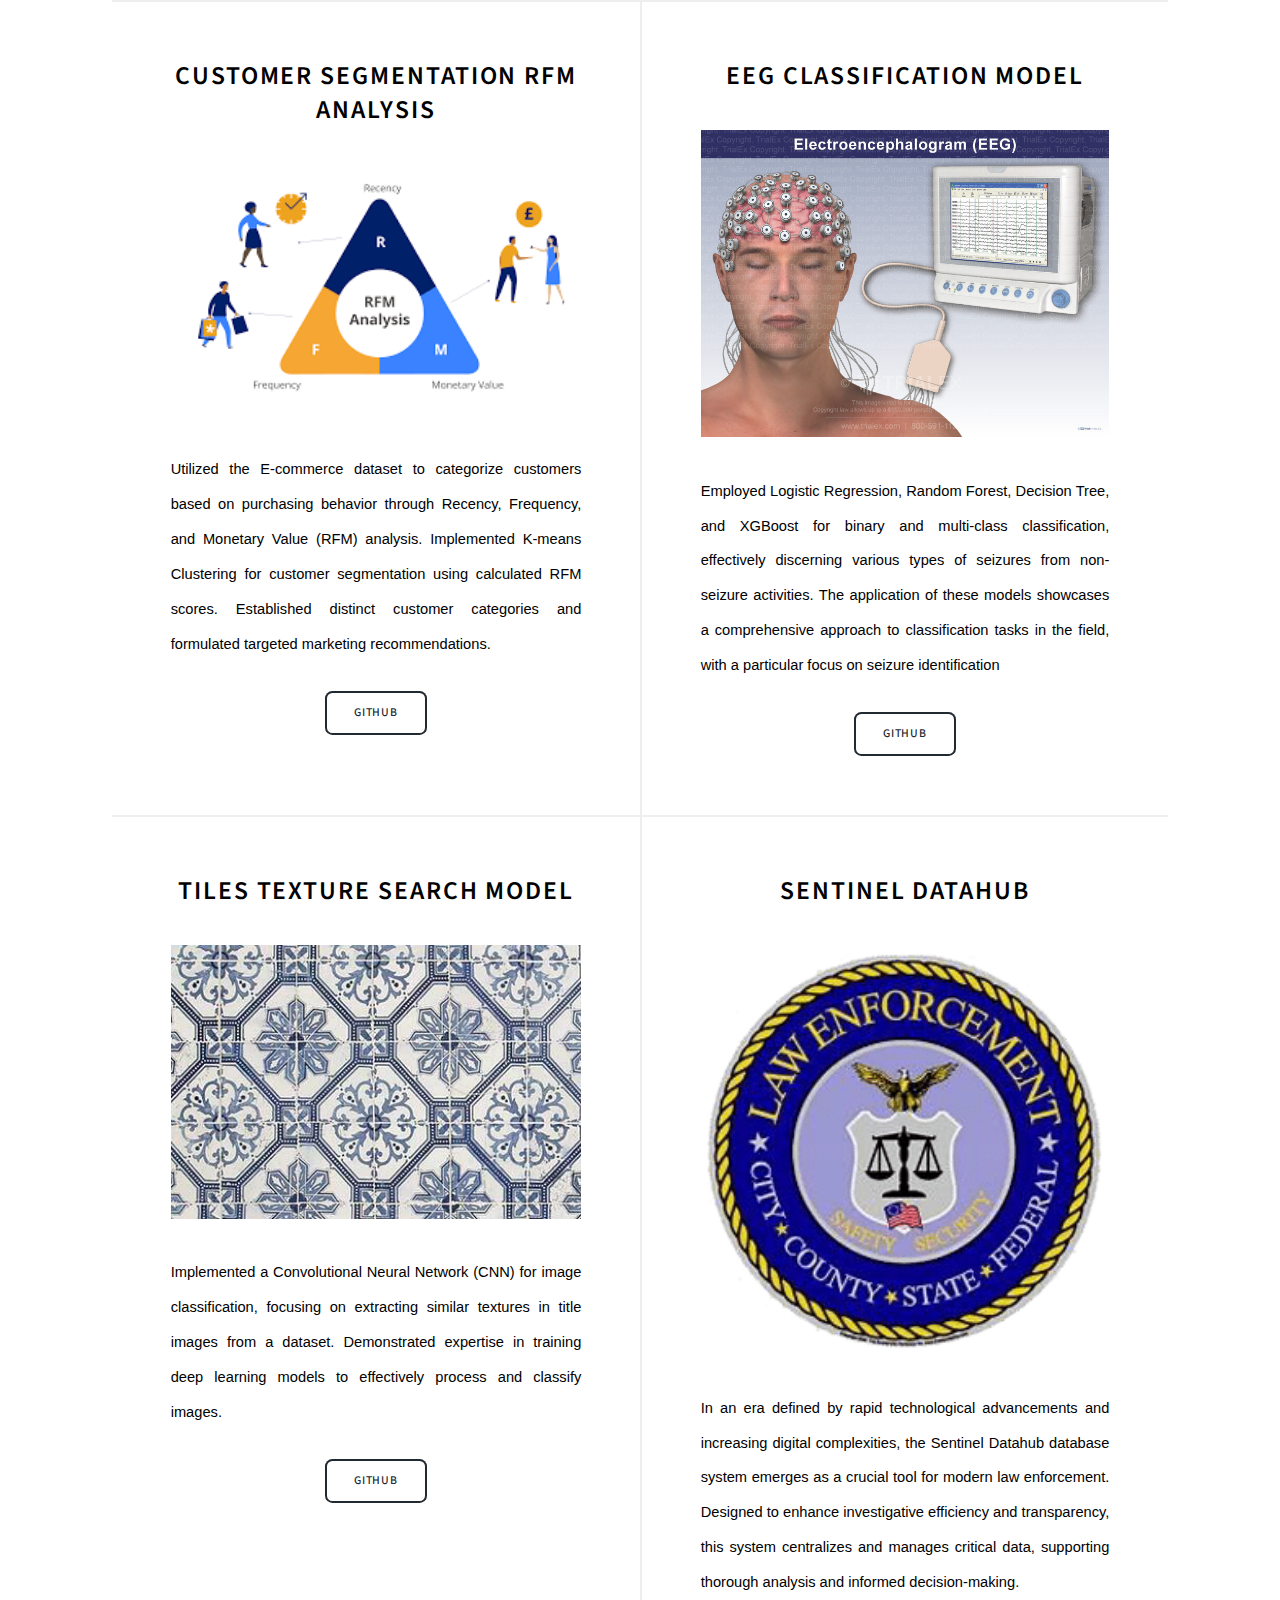
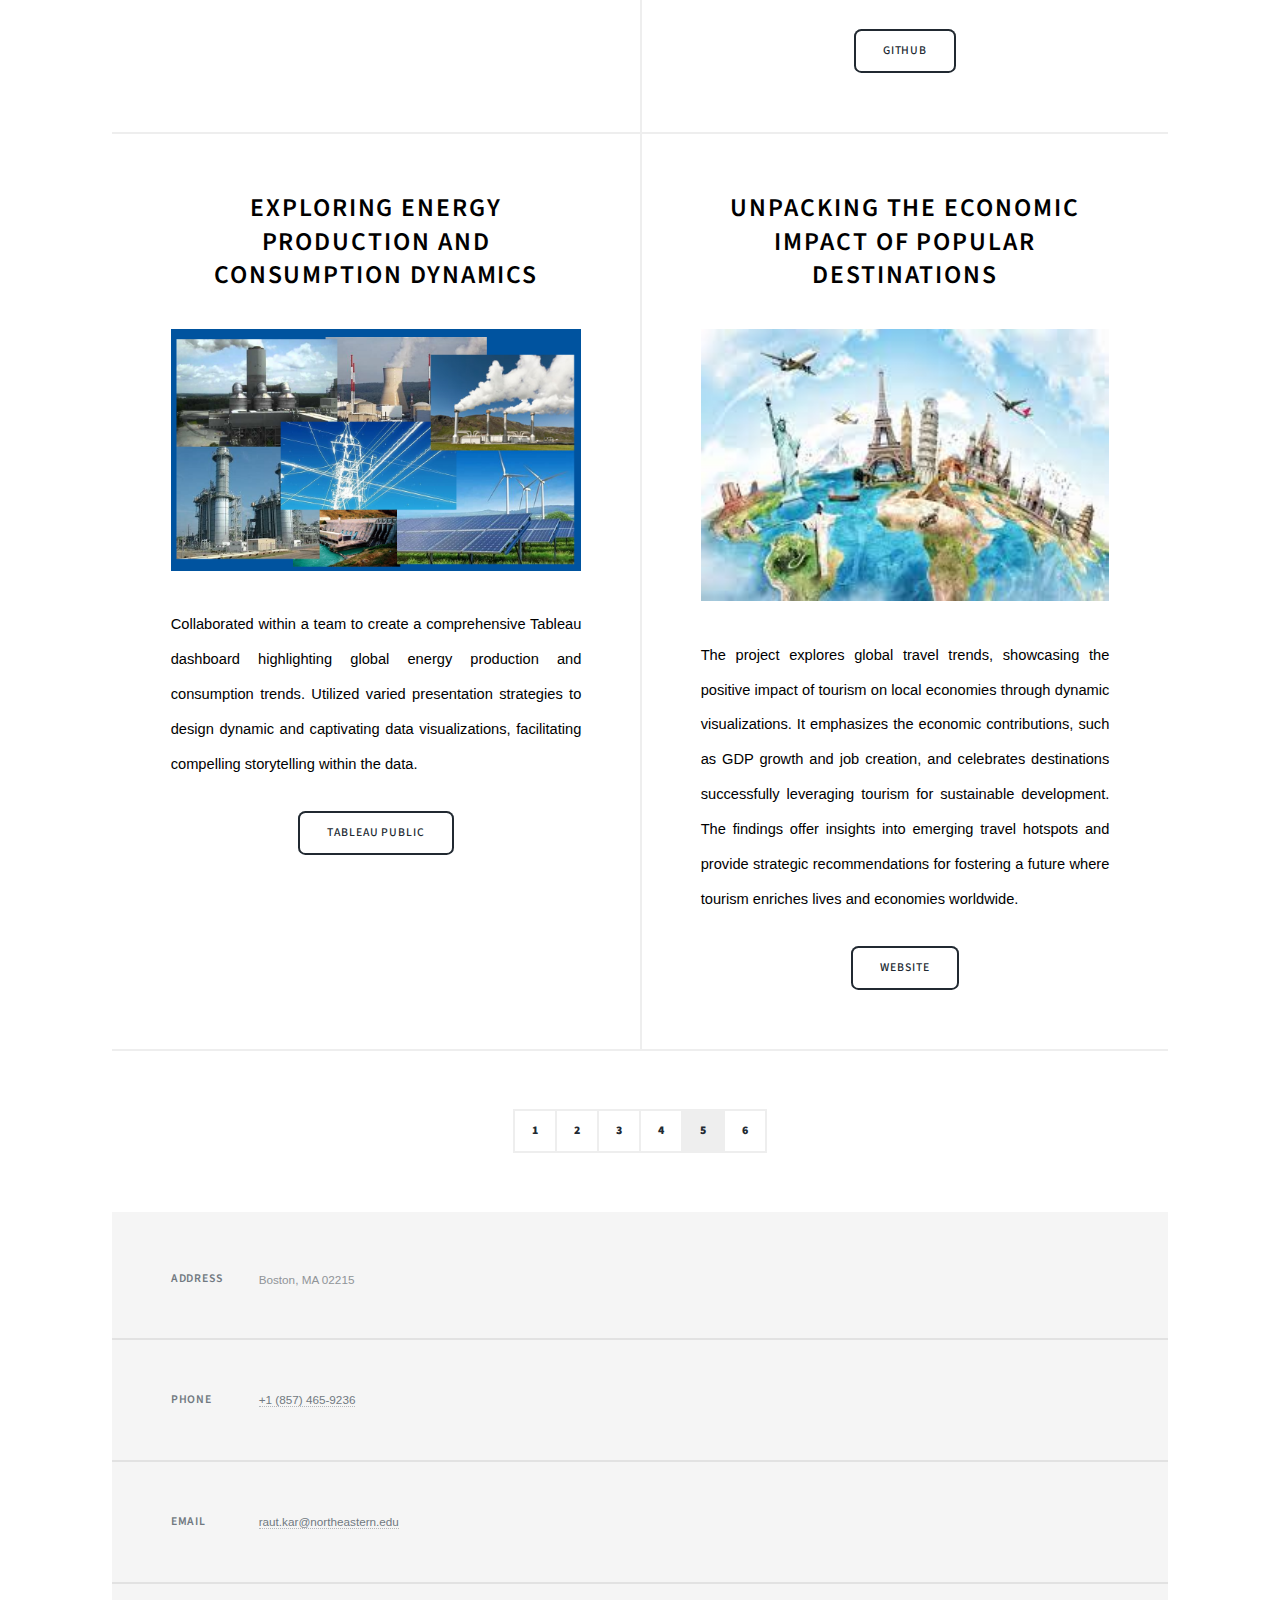
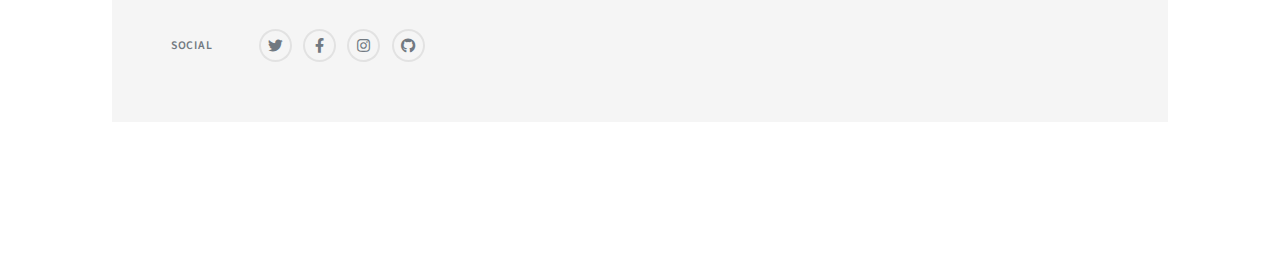
<file: projects.html>
<!DOCTYPE HTML>
<!--
	Massively by HTML5 UP
	html5up.net | @ajlkn
	Free for personal and commercial use under the CCA 3.0 license (html5up.net/license)
-->
<html>

<head>
	<title>Kartik Raut Projects</title>
	<meta charset="utf-8" />
	<meta name="viewport" content="width=device-width, initial-scale=1, user-scalable=no" />
	<link rel="stylesheet" href="assets/css/main.css" />
	<noscript>
		<link rel="stylesheet" href="assets/css/noscript.css" />
	</noscript>
</head>

<body class="is-preload">

	<!-- Wrapper -->
	<div id="wrapper" class="fade-in">

		<!-- Header -->
		<header id="header">
			<a href="index.html" class="logo">Browse My Projects</a>
		</header>

		<!-- Nav -->
		<nav id="nav">
			<ul class="links">
				<li><a href="index.html">About</a></li>
				<!-- <li><a href="generic.html">Generic Page</a></li>
                        <li><a href="elements.html">Elements Reference</a></li> -->
				<li><a href="education.html">Education</a></li>
				<li><a href="experience.html">Experience</a></li>
				<li><a href="skills.html">Skills</a></li>
				<li class="active"><a href="projects.html">Projects</a></li>
				<li><a href="certifications.html">Certifications</a></li>
			</ul>
			<ul class="icons">
				<!-- <li><a href="#" class="icon brands fa-linkedin"><span class="label">LinkedIn</span></a></li> -->
				<!-- <li><a href="#" class="icon brands fa-facebook-f"><span class="label">Facebook</span></a></li>
                        <li><a href="#" class="icon brands fa-instagram"><span class="label">Instagram</span></a></li> -->
				<li><a href="https://www.linkedin.com/in/kartik-raut/" class="icon brands fa-linkedin" target="_blank"><span
							class="label">LinkedIn</span></a></li>
				<li><a href="https://github.com/kartikraut98" class="icon brands fa-github" target="_blank"><span
							class="label">GitHub</span></a></li>
				<!-- <li><a href="#" class="icon brands fa-"><span class="label">Resume</span></a></li> -->

			</ul>
		</nav>

		<!-- Main -->
		<div id="main">

			<!-- Featured Post -->
			<!-- <article class="post featured">
								<header class="major">
									<span class="date">April 25, 2017</span>
									<h2><a href="#">And this is a<br />
									massive headline</a></h2>
									<p>Aenean ornare velit lacus varius enim ullamcorper proin aliquam<br />
									facilisis ante sed etiam magna interdum congue. Lorem ipsum dolor<br />
									amet nullam sed etiam veroeros.</p>
								</header>
								<a href="#" class="image main"><img src="images/pic01.jpg" alt="" /></a>
								<ul class="actions special">
									<li><a href="#" class="button large">Full Story</a></li>
								</ul>
							</article> -->

			<!-- Posts -->
			<section class="posts">
				<article>
					<header>
						<!-- <span class="date">April 24, 2017</span> -->
						<h2><a href="#"> ProdGenius AI</a></h2>
					</header>
					<a href="#" class="image fit">
						<img src="images/blog_Chatbots.jpg" alt="" /></a>
					<p>
						The ProdGenius AI project is a serverless FASTAPI solution deployed on Cloud Run that enhances product information interactions. It uses a multi-agent approach to answer user questions by combining product metadata with customer reviews. The system features a Metadata Agent that summarizes product descriptions and a Retriever Agent that accesses relevant user feedback from a vector store, enabling comprehensive responses to customer inquiries.</p>
					<ul class="actions special">
						<li><a href="https://github.com/kartikraut98/ProdGenius-AI.git"
								class="button" target="_blank">GitHub</a></li>
					</ul>
				</article>

				<article>
					<header>
						<!-- <span class="date">April 24, 2017</span> -->
						<h2><a href="#"> Amazon Product Recommendation System</a></h2>
					</header>
					<a href="#" class="image fit">
						<img src="images/amazon_product_recomendation.png" alt="" /></a>
					<p>
						Designed and implemented a cutting-edge MLOps pipeline to enhance Amazon product recommendations. 
						The project achieved a 40% efficiency boost in data preprocessing and deployment workflows through AWS integration. 
						Highlights include real-time sentiment analysis using parallel processing pipelines built with Apache Airflow 
						and automated CI/CD pipelines established with Jenkins for seamless model versioning and retraining. Advanced monitoring was 
						enabled with Grafana and Evidently AI, ensuring consistent performance through automated drift detection and retraining. 
						Leveraging fine-tuned DistilBERT models, the system was deployed to AWS Endpoints, 
						complemented by a Streamlit app for interactive analytics and personalized recommendations.</p>
					<ul class="actions special">
						<li><a href="https://github.com/kartikraut98/Amazon-Customer-Sentiment-Analyser.git"
								class="button" target="_blank">GitHub</a></li>
					</ul>
				</article>

				<article>
					<header>
						<!-- <span class="date">April 24, 2017</span> -->
						<h2><a href="#"> AdVision: AI Enhanced Evaluation of Video Advertisement Components</a></h2>
					</header>
					<a href="#" class="image fit">
						<img src="images/video_analysis.jpg" alt="" /></a>
					<p>
						AdVision is a comprehensive AI-driven project designed to evaluate and analyze various elements of video advertisements. 
						This project was developed as part of a business school research initiative to assess how effectively advertisements convey specific messages and engage viewers. 
						The analysis focuses on various aspects such as calls to action, emotional impact, product mentions, and visual appeal.</p>
					<ul class="actions special">
						<li><a href="https://github.com/kartikraut98/AdVision-AI-Enhanced-Evaluation-of-Video-Advertisement-Components.git"
								class="button" target="_blank">GitHub</a></li>
					</ul>
				</article>

				<article>
					<header>
						<!-- <span class="date">April 24, 2017</span> -->
						<h2><a href="#"> Toxicity Analysis using BERT, LSTM and ngram Models</a></h2>
					</header>
					<a href="#" class="image fit">
						<img src="images/bert.jpg" alt="" /></a>
					<p>
						Benchmarking Logistic Regression, LSTM, BERT, and RoBERTa for toxicity classification using the Civil Comments dataset. 
						This project compares traditional and neural models on multi-label tasks (e.g., toxic, obscene) with metrics like AUC-ROC and F1-score, 
						featuring model implementation, fine-tuning, and result visualization.</p>
					<ul class="actions special">
						<li><a href="https://github.com/kartikraut98/Toxicity-Analysis-BERT-LSTM-LR.git"
								class="button" target="_blank">GitHub</a></li>
					</ul>
				</article>


				<article>
					<header>
						<!-- <span class="date">April 24, 2017</span> -->
						<h2><a href="#">Crime Data Analysis</a></h2>
					</header>
					<a href="#" class="image fit">
						<img src="images/Crime.png" alt="" /></a>
					<p>
						Conducted Exploratory Data Analysis (EDA) and Data Cleaning on Los Angeles crime time series
						data. Used Facebook's Prophet for weekly crime predictions, analyzing types and correlating with
						economic factors. Created concise visualizations to understand multifactorial influences on city
						crime trends.</p>
					<ul class="actions special">
						<li><a href="https://github.com/kartikraut98/Crime-Data-Analysis-for-City-Los-Angeles.git"
								class="button" target="_blank">GitHub</a></li>
					</ul>
				</article>
				<article>
					<header>
						<!-- <span class="date">April 24, 2017</span> -->
						<h2><a href="#">Project Gutenberg</a></h2>
					</header>
					<a href="#" class="image fit">
						<img src="images/BookR.jpg" alt="" /></a>
					<p>
						In this project we analyze the role of information revelation in the popularity of English-language fiction books and calculate a book level measure.</p>
					<ul class="actions special">
						<li><a href="https://github.com/kartikraut98/Project-Gutenberg.git"
								class="button" target="_blank">GitHub</a></li>
					</ul>
				</article>
				<article>
					<header>
						<!-- <span class="date">April 22, 2017</span> -->
						<h2><a href="#">Customer Segmentation RFM Analysis</h2>
					</header>
					<a href="#" class="image fit"><img src="images/RFM.png" alt="" /></a>
					<p>
						Utilized the E-commerce dataset to categorize customers based on purchasing behavior through
						Recency, Frequency, and Monetary Value (RFM) analysis. Implemented K-means Clustering for
						customer segmentation using calculated RFM scores. Established distinct customer categories and
						formulated targeted marketing recommendations.</p>
					<ul class="actions special">
						<li><a href="https://github.com/kartikraut98/Customer-Segmentation-RFM-Analysis.git"
								class="button" target="_blank">GitHub</a></li>
					</ul>
				</article>
				<article>
					<header>
						<!-- <span class="date">April 18, 2017</span> -->
						<h2><a href="#">EEG Classification Model</h2>
					</header>
					<a href="#" class="image fit"><img src="images/EEG.jpg" alt="" /></a>
					<p>
						Employed Logistic Regression, Random Forest, Decision Tree, and XGBoost for binary and
						multi-class classification, effectively discerning various types of seizures from non-seizure
						activities. The application of these models showcases a comprehensive approach to classification
						tasks in the field, with a particular focus on seizure identification</p>
					<ul class="actions special">
						<li><a href="https://github.com/kartikraut98/EEG-Classification-Model.git" class="button" target="_blank">GitHub</a>
						</li>
					</ul>
				</article>
				<article>
					<header>
						<!-- <span class="date">April 14, 2017</span> -->
						<h2><a href="#">Tiles Texture Search Model</h2>
					</header>
					<a href="#" class="image fit"><img src="images/Tiles.jpg" alt="" /></a>
					<p>Implemented a Convolutional Neural Network (CNN) for image classification, focusing on extracting
						similar textures in title images from a dataset. Demonstrated expertise in training deep
						learning models to effectively process and classify images.</p>
					<ul class="actions special">
						<li><a href="https://github.com/kartikraut98/Tiles-Texture-Search-Model.git"
								class="button" target="_blank">GitHub</a></li>
					</ul>
				</article>
				<article>
					<header>
						<!-- <span class="date">April 11, 2017</span> -->
						<h2><a href="#">Sentinel Datahub</h2>
					</header>
					<a href="#" class="image fit"><img src="images/logo.png" alt="" /></a>
					<p>In an era defined by rapid technological advancements and increasing digital complexities, 
						the Sentinel Datahub database system emerges as a crucial tool for modern law enforcement. 
						Designed to enhance investigative efficiency and transparency, this system centralizes and manages critical data, 
						supporting thorough analysis and informed decision-making.</p>
					<ul class="actions special">
						<li><a href="https://github.com/kartikraut98/Sentinel-Database.git"
								class="button" target="_blank">GitHub</a></li>
					</ul>
				</article>
				<article>
					<header>
						<!-- <span class="date">April 11, 2017</span> -->
						<h2><a href="#">Exploring Energy Production and Consumption Dynamics</h2>
					</header>
					<a href="#" class="image fit"><img src="images/Energy.png" alt="" /></a>
					<p>Collaborated within a team to create a comprehensive Tableau dashboard highlighting global energy
						production and consumption trends. Utilized varied presentation strategies to design dynamic and
						captivating data visualizations, facilitating compelling storytelling within the data.</p>
					<ul class="actions special">
						<li><a href="https://public.tableau.com/views/Project_2_GRP13/BalancingTheEquation?:language=en-US&:display_count=n&:origin=viz_share_link"
								class="button" target="_blank">Tableau Public</a></li>
					</ul>
				</article>
				<article>
					<header>
						<!-- <span class="date">April 7, 2017</span> -->
						<h2><a href="#">Unpacking the Economic Impact of Popular Destinations</h2>
					</header>
					<a href="#" class="image fit"><img src="images/Tourism.jfif" alt="" /></a>
					<p>The project explores global travel trends, showcasing the positive impact of tourism on local
						economies through dynamic visualizations. It emphasizes the economic contributions, such as GDP
						growth and job creation, and celebrates destinations successfully leveraging tourism for
						sustainable development. The findings offer insights into emerging travel hotspots and provide
						strategic recommendations for fostering a future where tourism enriches lives and economies
						worldwide.</p>
					<ul class="actions special">
						<li><a href="https://sites.google.com/view/protoexamination/home" class="button" target="_blank">Website</a>
						</li>
					</ul>
				</article>
			</section>

			<!-- Footer -->
			<footer>
				<div class="pagination">
					<!--<a href="#" class="previous">Prev</a>-->
					<a href="index.html" class="page">1</a>
					<a href="education.html" class="page">2</a>
					<a href="experience.html" class="page">3</a>
					<!-- <span class="extra">&hellip;</span> -->
					<a href="skills.html" class="page">4</a>
					<a href="projects.html" class="page active">5</a>
					<a href="certifications.html" class="page">6</a>
				</div>
			</footer>

		</div>

		<!-- Footer -->
		<footer id="footer">
			<!-- <section>
				<form method="post" action="#">
					<div class="fields">
						<div class="field">
							<label for="name">Name</label>
							<input type="text" name="name" id="name" />
						</div>
						<div class="field">
							<label for="email">Email</label>
							<input type="text" name="email" id="email" />
						</div>
						<div class="field">
							<label for="message">Message</label>
							<textarea name="message" id="message" rows="3"></textarea>
						</div>
					</div>
					<ul class="actions">
						<li><input type="submit" value="Send Message" /></li>
					</ul>
				</form>
			</section> -->






			<section class="split contact">
				<section class="alt">
					<h3>Address</h3>
					<!--<p>1171 Boylston Street<br />-->
						<p>Boston, MA 02215</p>
				</section>
				<section>
					<h3>Phone</h3>
					<p><a href="tel:+1 (857) 465-9236">+1 (857) 465-9236</a></p>
				</section>
				<section>
					<h3>Email</h3>
					<p><a href="mailto:raut.kar@northeastern.edu">raut.kar@northeastern.edu</a></p>
				</section>
				<section>
					<h3>Social</h3>
					<ul class="icons alt">
						<li><a href="https://twitter.com/KartikRaut98" class="icon brands alt fa-twitter" target="_blank"><span class="label">Twitter</span></a></li>
						<li><a href="https://www.facebook.com/kartik.raut.3192/" class="icon brands alt fa-facebook-f" target="_blank"><span class="label">Facebook</span></a>
						</li>
						<li><a href="https://www.instagram.com/kaaaartik_/?next=%2F" class="icon brands alt fa-instagram" target="_blank"><span class="label">Instagram</span></a>
						</li>
						<li><a href="https://github.com/kartikraut98" class="icon brands alt fa-github" target="_blank"><span class="label">GitHub</span></a></li>
					</ul>
				</section>
			</section>
		</footer>

		<!-- Copyright -->
		<div id="copyright">
			<ul>
				<li>&copy; 2024 Kartik Raut. All Rights Reserved</li>
				<!-- <li>Design: <a href="https://html5up.net">HTML5 UP</a></li> -->
			</ul>
		</div>

	</div>

	<!-- Scripts -->
	<script src="assets/js/jquery.min.js"></script>
	<script src="assets/js/jquery.scrollex.min.js"></script>
	<script src="assets/js/jquery.scrolly.min.js"></script>
	<script src="assets/js/browser.min.js"></script>
	<script src="assets/js/breakpoints.min.js"></script>
	<script src="assets/js/util.js"></script>
	<script src="assets/js/main.js"></script>

</body>

</html>
</file>
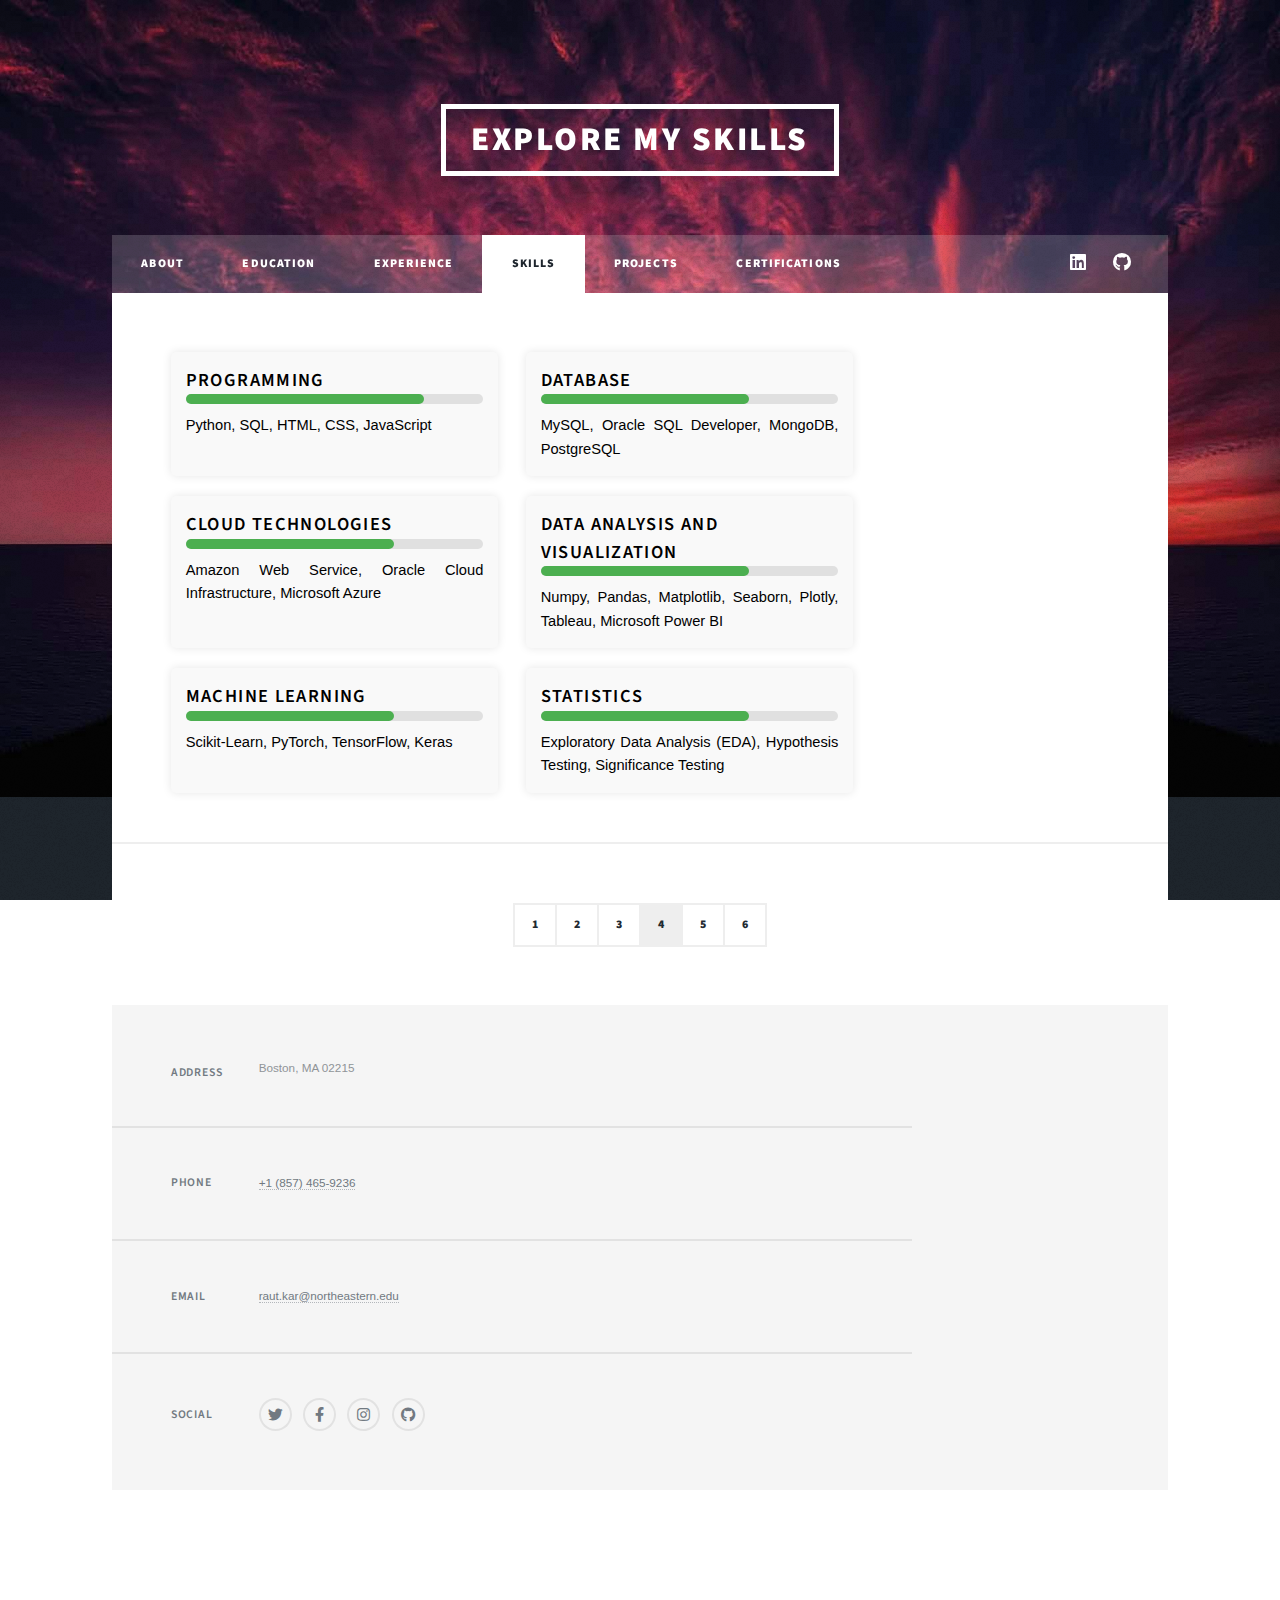
<file: skills.html>
<!DOCTYPE HTML>
<!--
	Massively by HTML5 UP
	html5up.net | @ajlkn
	Free for personal and commercial use under the CCA 3.0 license (html5up.net/license)
-->
<html>

<head>
    <title>Kartik Raut Skills</title>
    <meta charset="utf-8" />
    <meta name="viewport" content="width=device-width, initial-scale=1, user-scalable=no" />
    <link rel="stylesheet" href="assets/css/main.css" />
    <link rel="stylesheet" href="assets/css/skills.css" />
    <noscript>
        <link rel="stylesheet" href="assets/css/noscript.css" />
    </noscript>
</head>

<body class="is-preload">

    <!-- Wrapper -->
    <div id="wrapper" class="fade-in">

        <!-- Header -->
        <header id="header">
            <a href="index.html" class="logo">Explore My Skills</a>
        </header>

        <!-- Nav -->
        <nav id="nav">
            <ul class="links">
                <li><a href="index.html">About</a></li>
                <!-- <li><a href="generic.html">Generic Page</a></li>
							<li><a href="elements.html">Elements Reference</a></li> -->
                <li><a href="education.html">Education</a></li>
                <li><a href="experience.html">Experience</a></li>
                <li class="active"><a href="skills.html">Skills</a></li>
                <li><a href="projects.html">Projects</a></li>
                <li><a href="certifications.html">Certifications</a></li>

            </ul>
            <ul class="icons">
                <!-- <li><a href="#" class="icon brands fa-linkedin"><span class="label">LinkedIn</span></a></li> -->
                <!-- <li><a href="#" class="icon brands fa-facebook-f"><span class="label">Facebook</span></a></li>
							<li><a href="#" class="icon brands fa-instagram"><span class="label">Instagram</span></a></li> -->
                <li><a href="https://www.linkedin.com/in/kartik-raut/" class="icon brands fa-linkedin" target="_blank"><span
                            class="label">LinkedIn</span></a></li>
                <li><a href="https://github.com/kartikraut98" class="icon brands fa-github" target="_blank"><span
                            class="label">GitHub</span></a></li>
                <!-- <li><a href="#" class="icon brands fa-"><span class="label">Resume</span></a></li> -->

            </ul>
        </nav>

        <!-- Main -->
        <div id="main">

            <!-- Featured Post -->
            <!-- <article class="post featured">
								<header class="major">
									<div class="section__pic-container">
										<img src="./images/Profilepic.jpg" />
									  </div>
									<span class="date">April 25, 2017</span> -->
            <!-- <h2><a href="#">And this is a<br /> -->
            <!-- massive headline</a></h2>
									<p>Aenean ornare velit lacus varius enim ullamcorper proin aliquam<br />
									facilisis ante sed etiam magna interdum congue. Lorem ipsum dolor<br />
									amet nullam sed etiam veroeros.</p>
								</header>
								 <a href="#" class="image main"><img src="images/pic01.jpg" alt="" /></a> -->
            <!-- <ul class="actions special">
									<li><a href="assets/Kartik_Raut.pdf" class="button large">Download Resume</a></li>
								</ul>
							</article> -->

            <!-- Posts -->
            <!-- <section class="posts">
								<article>
									<header>
										<span class="date">April 24, 2017</span>
										<h2><a href="#">Sed magna<br />
										ipsum faucibus</a></h2>
									</header>
									<a href="#" class="image fit"><img src="images/pic02.jpg" alt="" /></a>
									<p>Donec eget ex magna. Interdum et malesuada fames ac ante ipsum primis in faucibus. Pellentesque venenatis dolor imperdiet dolor mattis sagittis magna etiam.</p>
									<ul class="actions special">
										<li><a href="#" class="button">Full Story</a></li>
									</ul>
								</article>
								<article>
									<header>
										<span class="date">April 22, 2017</span>
										<h2><a href="#">Primis eget<br />
										imperdiet lorem</a></h2>
									</header>
									<a href="#" class="image fit"><img src="images/pic03.jpg" alt="" /></a>
									<p>Donec eget ex magna. Interdum et malesuada fames ac ante ipsum primis in faucibus. Pellentesque venenatis dolor imperdiet dolor mattis sagittis magna etiam.</p>
									<ul class="actions special">
										<li><a href="#" class="button">Full Story</a></li>
									</ul>
								</article>
								<article>
									<header>
										<span class="date">April 18, 2017</span>
										<h2><a href="#">Ante mattis<br />
										interdum dolor</a></h2>
									</header>
									<a href="#" class="image fit"><img src="images/pic04.jpg" alt="" /></a>
									<p>Donec eget ex magna. Interdum et malesuada fames ac ante ipsum primis in faucibus. Pellentesque venenatis dolor imperdiet dolor mattis sagittis magna etiam.</p>
									<ul class="actions special">
										<li><a href="#" class="button">Full Story</a></li>
									</ul>
								</article>
								<article>
									<header>
										<span class="date">April 14, 2017</span>
										<h2><a href="#">Tempus sed<br />
										nulla imperdiet</a></h2>
									</header>
									<a href="#" class="image fit"><img src="images/pic05.jpg" alt="" /></a>
									<p>Donec eget ex magna. Interdum et malesuada fames ac ante ipsum primis in faucibus. Pellentesque venenatis dolor imperdiet dolor mattis sagittis magna etiam.</p>
									<ul class="actions special">
										<li><a href="#" class="button">Full Story</a></li>
									</ul>
								</article>
								<article>
									<header>
										<span class="date">April 11, 2017</span>
										<h2><a href="#">Odio magna<br />
										sed consectetur</a></h2>
									</header>
									<a href="#" class="image fit"><img src="images/pic06.jpg" alt="" /></a>
									<p>Donec eget ex magna. Interdum et malesuada fames ac ante ipsum primis in faucibus. Pellentesque venenatis dolor imperdiet dolor mattis sagittis magna etiam.</p>
									<ul class="actions special">
										<li><a href="#" class="button">Full Story</a></li>
									</ul>
								</article>
								<article>
									<header>
										<span class="date">April 7, 2017</span>
										<h2><a href="#">Augue lorem<br />
										primis vestibulum</a></h2>
									</header>
									<a href="#" class="image fit"><img src="images/pic07.jpg" alt="" /></a>
									<p>Donec eget ex magna. Interdum et malesuada fames ac ante ipsum primis in faucibus. Pellentesque venenatis dolor imperdiet dolor mattis sagittis magna etiam.</p>
									<ul class="actions special">
										<li><a href="#" class="button">Full Story</a></li>
									</ul>
								</article>
							</section> -->

            <section>

                <div class="skills-container">
                    <div class="skill-card">
                        <h3>Programming</h3>
                        <div class="skill-progress">
                            <div class="skill-progress-inner" style="width: 80%;"></div>
                        </div>
                        <p>Python, SQL, HTML, CSS, JavaScript</p>
                    </div>

                    <div class="skill-card">
                        <h3>Database</h3>
                        <div class="skill-progress">
                            <div class="skill-progress-inner" style="width: 70%;"></div>
                        </div>
                        <p>MySQL, Oracle SQL Developer, MongoDB, PostgreSQL</p>
                    </div>

                    <div class="skill-card">
                        <h3>Cloud Technologies</h3>
                        <div class="skill-progress">
                            <div class="skill-progress-inner" style="width: 70%;"></div>
                        </div>
                        <p>Amazon Web Service, Oracle Cloud Infrastructure, Microsoft Azure</p>
                    </div>

                    <div class="skill-card">
                        <h3>Data Analysis and Visualization</h3>
                        <div class="skill-progress">
                            <div class="skill-progress-inner" style="width: 70%;"></div>
                        </div>
                        <p>Numpy, Pandas, Matplotlib, Seaborn, Plotly, Tableau, Microsoft Power BI </p>
                    </div>

                    <div class="skill-card">
                        <h3>Machine Learning</h3>
                        <div class="skill-progress">
                            <div class="skill-progress-inner" style="width: 70%;"></div>
                        </div>
                        <p>Scikit-Learn, PyTorch, TensorFlow, Keras</p>
                    </div>

                    <div class="skill-card">
                        <h3>Statistics</h3>
                        <div class="skill-progress">
                            <div class="skill-progress-inner" style="width: 70%;"></div>
                        </div>
                        <p>Exploratory Data Analysis (EDA), Hypothesis Testing, Significance Testing</p>
                    </div>



                    <!-- Add more skill cards as needed -->
                </div>
            </section>




            <!-- Footer -->
            <footer>
                <div class="pagination">
                    <!--<a href="#" class="previous">Prev</a>-->
                    <a href="index.html" class="page">1</a>
                    <a href="education.html" class="page">2</a>
                    <a href="experience.html" class="page">3</a>
                    <!-- <span class="extra">&hellip;</span> -->
                    <a href="skills.html" class="page active">4</a>
                    <a href="projects.html" class="page">5</a>
                    <a href="certifications.html" class="page">6</a>
                </div>
            </footer>

        </div>

        <!-- Footer -->
        <footer id="footer">
			<!-- <section>
				<form method="post" action="#">
					<div class="fields">
						<div class="field">
							<label for="name">Name</label>
							<input type="text" name="name" id="name" />
						</div>
						<div class="field">
							<label for="email">Email</label>
							<input type="text" name="email" id="email" />
						</div>
						<div class="field">
							<label for="message">Message</label>
							<textarea name="message" id="message" rows="3"></textarea>
						</div>
					</div>
					<ul class="actions">
						<li><input type="submit" value="Send Message" /></li>
					</ul>
				</form>
			</section> -->


			<section class="split contact">
				<section class="alt">
					<h3>Address</h3>
					<!--<p>1171 Boylston Street<br />-->
						<p>Boston, MA 02215</p>
				</section>
				<section>
					<h3>Phone</h3>
					<p><a href="tel:+1 (857) 465-9236">+1 (857) 465-9236</a></p>
				</section>
				<section>
					<h3>Email</h3>
					<p><a href="mailto:raut.kar@northeastern.edu">raut.kar@northeastern.edu</a></p>
				</section>
				<section>
					<h3>Social</h3>
					<ul class="icons alt">
						<li><a href="https://twitter.com/KartikRaut98" class="icon brands alt fa-twitter" target="_blank"><span class="label">Twitter</span></a></li>
						<li><a href="https://www.facebook.com/kartik.raut.3192/" class="icon brands alt fa-facebook-f" target="_blank"><span class="label">Facebook</span></a>
						</li>
						<li><a href="https://www.instagram.com/kaaaartik_/?next=%2F" class="icon brands alt fa-instagram" target="_blank"><span class="label">Instagram</span></a>
						</li>
						<li><a href="https://github.com/kartikraut98" class="icon brands alt fa-github" target="_blank"><span class="label">GitHub</span></a></li>
					</ul>
				</section>
			</section>
		</footer>

        <!-- Copyright -->
        <div id="copyright">
            <ul>
                <li>&copy; 202s4 Kartik Raut. All Rights Reserved</li>
				<!-- <li>Design: <a href="https://html5up.net">HTML5 UP</a></li> -->
            </ul>
        </div>

    </div>

    <!-- Scripts -->
    <script src="assets/js/jquery.min.js"></script>
    <script src="assets/js/jquery.scrollex.min.js"></script>
    <script src="assets/js/jquery.scrolly.min.js"></script>
    <script src="assets/js/browser.min.js"></script>
    <script src="assets/js/breakpoints.min.js"></script>
    <script src="assets/js/util.js"></script>
    <script src="assets/js/main.js"></script>

</body>

</html>
</file>
<file: assets/css/main.css>
@import url(fontawesome-all.min.css);
@import url("https://fonts.googleapis.com/css?family=Merriweather:300,700,300italic,700italic|Source+Sans+Pro:900");

/*
	Massively by HTML5 UP
	html5up.net | @ajlkn
	Free for personal and commercial use under the CCA 3.0 license (html5up.net/license)
*/

html, body, div, span, applet, object,
iframe, h1, h2, h3, h4, h5, h6, p, blockquote,
pre, a, abbr, acronym, address, big, cite,
code, del, dfn, em, img, ins, kbd, q, s, samp,
small, strike, strong, sub, sup, tt, var, b,
u, i, center, dl, dt, dd, ol, ul, li, fieldset,
form, label, legend, table, caption, tbody,
tfoot, thead, tr, th, td, article, aside,
canvas, details, embed, figure, figcaption,
footer, header, hgroup, menu, nav, output, ruby,
section, summary, time, mark, audio, video {
	margin: 0;
	padding: 0;
	border: 0;
	font-size: 100%;
	font: inherit;
	vertical-align: baseline;}

article, aside, details, figcaption, figure,
footer, header, hgroup, menu, nav, section {
	display: block;}

body {
	line-height: 1;
}

ol, ul {
	list-style: none;
}

blockquote, q {
	quotes: none;
}

	blockquote:before, blockquote:after, q:before, q:after {
		content: '';
		content: none;
	}

table {
	border-collapse: collapse;
	border-spacing: 0;
}

body {
	-webkit-text-size-adjust: none;
}

mark {
	background-color: transparent;
	color: inherit;
}

input::-moz-focus-inner {
	border: 0;
	padding: 0;
}

input, select, textarea {
	-moz-appearance: none;
	-webkit-appearance: none;
	-ms-appearance: none;
	appearance: none;
}

/* Basic */

	@-ms-viewport {
		width: device-width;
	}

	body {
		-ms-overflow-style: scrollbar;
	}

	@media screen and (max-width: 480px) {

		html, body {
			min-width: 320px;
		}

	}

	html {
		box-sizing: border-box;
	}

	*, *:before, *:after {
		box-sizing: inherit;
	}

	body {
		background-color: #1e252d;
	}

		body.is-preload *, body.is-preload *:before, body.is-preload *:after {
			-moz-animation: none !important;
			-webkit-animation: none !important;
			-ms-animation: none !important;
			animation: none !important;
			-moz-transition: none !important;
			-webkit-transition: none !important;
			-ms-transition: none !important;
			transition: none !important;
		}

/* Type */

	html {
		font-size: 16pt;
	}

		@media screen and (max-width: 1680px) {

			html {
				font-size: 12pt;
			}

		}

		@media screen and (max-width: 1280px) {

			html {
				font-size: 11pt;
			}

		}

		@media screen and (max-width: 360px) {

			html {
				font-size: 10pt;
			}

		}

	body {
		color: #212931;
	}

	body, input, select, textarea {
		font-family: "Merriweather", Georgia, serif;
		font-weight: 300;
		font-size: 1rem;
		line-height: 2.375;
	}

	a {
		-moz-transition: color 0.2s ease-in-out, background-color 0.2s ease-in-out, border-color 0.2s ease-in-out, box-shadow 0.2s ease-in-out;
		-webkit-transition: color 0.2s ease-in-out, background-color 0.2s ease-in-out, border-color 0.2s ease-in-out, box-shadow 0.2s ease-in-out;
		-ms-transition: color 0.2s ease-in-out, background-color 0.2s ease-in-out, border-color 0.2s ease-in-out, box-shadow 0.2s ease-in-out;
		transition: color 0.2s ease-in-out, background-color 0.2s ease-in-out, border-color 0.2s ease-in-out, box-shadow 0.2s ease-in-out;
		border-bottom: dotted 1px;
		text-decoration: none;
	}

		a:hover {
			border-bottom-color: transparent;
		}

	strong, b {
		font-weight: 600;
	}

	em, i {
		font-style: italic;
	}

	p {
		text-align: justify;
		margin: 0 0 2rem 0;
	}

	h1, h2, h3, h4, h5, h6 {
		font-family: "Source Sans Pro", Helvetica, sans-serif;
		font-weight: 900;
		line-height: 1.5;
		letter-spacing: 0.075em;
		text-transform: uppercase;
		margin: 0 0 1rem 0;
	}

		h1 a, h2 a, h3 a, h4 a, h5 a, h6 a {
			border-bottom: 0;
			color: inherit;
			text-decoration: none;
		}

	h1 {
		font-size: 4rem;
		line-height: 1.1;
		margin: 0 0 2rem 0;
	}

	h2 {
		font-size: 1.75rem;
		line-height: 1.3;
		margin: 0 0 1.5rem 0;
	}

	h3 {
		font-size: 1.25rem;
		margin: 0 0 1.5rem 0;
	}

	h4 {
		font-size: 1rem;
	}

	h5 {
		font-size: 0.9rem;
	}

	h6 {
		font-size: 0.8rem;
	}

	sub {
		font-size: 0.8rem;
		position: relative;
		top: 0.5rem;
	}

	sup {
		font-size: 0.8rem;
		position: relative;
		top: -0.5rem;
	}

	blockquote {
		border-left: solid 4px;
		font-style: italic;
		margin: 0 0 2rem 0;
		padding: 0.5rem 0 0.5rem 2rem;
	}

	code {
		border: solid 2px;
		font-family: "Courier New", monospace;
		font-size: 0.9rem;
		margin: 0 0.25rem;
		padding: 0.25rem 0.65rem;
	}

	pre {
		-webkit-overflow-scrolling: touch;
		font-family: "Courier New", monospace;
		font-size: 0.9rem;
		margin: 0 0 2rem 0;
	}

		pre code {
			display: block;
			line-height: 1.75;
			padding: 1rem 1.5rem;
			overflow-x: auto;
		}

	hr {
		border: 0;
		border-bottom: solid 2px;
		margin: 3rem 0;
	}

		hr.major {
			margin: 5rem 0;
		}

	.align-left {
		text-align: left;
	}

	.align-center {
		text-align: center;
	}

	.align-right {
		text-align: right;
	}

	input, select, textarea {
		color: #212931;
	}

	a {
		color: #212931;
		border-bottom-color: rgba(33, 41, 49, 0.5);
	}

		a:hover {
			border-bottom-color: transparent;
			color: #18bfef !important;
		}

	strong, b {
		color: #212931;
	}

	h1, h2, h3, h4, h5, h6 {
		color: #212931;
	}

	blockquote {
		border-left-color: #eeeeee;
	}

	code {
		background: rgba(220, 220, 220, 0.25);
		border-color: #eeeeee;
	}

	hr {
		border-bottom-color: #eeeeee;
	}

/* Row */

	.row {
		display: flex;
		flex-wrap: wrap;
		box-sizing: border-box;
		align-items: stretch;
	}

		.row > * {
			box-sizing: border-box;
		}

		.row.gtr-uniform > * > :last-child {
			margin-bottom: 0;
		}

		.row.aln-left {
			justify-content: flex-start;
		}

		.row.aln-center {
			justify-content: center;
		}

		.row.aln-right {
			justify-content: flex-end;
		}

		.row.aln-top {
			align-items: flex-start;
		}

		.row.aln-middle {
			align-items: center;
		}

		.row.aln-bottom {
			align-items: flex-end;
		}

		.row > .imp {
			order: -1;
		}

		.row > .col-1 {
			width: 8.33333%;
		}

		.row > .off-1 {
			margin-left: 8.33333%;
		}

		.row > .col-2 {
			width: 16.66667%;
		}

		.row > .off-2 {
			margin-left: 16.66667%;
		}

		.row > .col-3 {
			width: 25%;
		}

		.row > .off-3 {
			margin-left: 25%;
		}

		.row > .col-4 {
			width: 33.33333%;
		}

		.row > .off-4 {
			margin-left: 33.33333%;
		}

		.row > .col-5 {
			width: 41.66667%;
		}

		.row > .off-5 {
			margin-left: 41.66667%;
		}

		.row > .col-6 {
			width: 50%;
		}

		.row > .off-6 {
			margin-left: 50%;
		}

		.row > .col-7 {
			width: 58.33333%;
		}

		.row > .off-7 {
			margin-left: 58.33333%;
		}

		.row > .col-8 {
			width: 66.66667%;
		}

		.row > .off-8 {
			margin-left: 66.66667%;
		}

		.row > .col-9 {
			width: 75%;
		}

		.row > .off-9 {
			margin-left: 75%;
		}

		.row > .col-10 {
			width: 83.33333%;
		}

		.row > .off-10 {
			margin-left: 83.33333%;
		}

		.row > .col-11 {
			width: 91.66667%;
		}

		.row > .off-11 {
			margin-left: 91.66667%;
		}

		.row > .col-12 {
			width: 100%;
		}

		.row > .off-12 {
			margin-left: 100%;
		}

		.row.gtr-0 {
			margin-top: 0;
			margin-left: 0rem;
		}

			.row.gtr-0 > * {
				padding: 0 0 0 0rem;
			}

			.row.gtr-0.gtr-uniform {
				margin-top: 0rem;
			}

				.row.gtr-0.gtr-uniform > * {
					padding-top: 0rem;
				}

		.row.gtr-25 {
			margin-top: 0;
			margin-left: -0.375rem;
		}

			.row.gtr-25 > * {
				padding: 0 0 0 0.375rem;
			}

			.row.gtr-25.gtr-uniform {
				margin-top: -0.375rem;
			}

				.row.gtr-25.gtr-uniform > * {
					padding-top: 0.375rem;
				}

		.row.gtr-50 {
			margin-top: 0;
			margin-left: -0.75rem;
		}

			.row.gtr-50 > * {
				padding: 0 0 0 0.75rem;
			}

			.row.gtr-50.gtr-uniform {
				margin-top: -0.75rem;
			}

				.row.gtr-50.gtr-uniform > * {
					padding-top: 0.75rem;
				}

		.row {
			margin-top: 0;
			margin-left: -1.5rem;
		}

			.row > * {
				padding: 0 0 0 1.5rem;
			}

			.row.gtr-uniform {
				margin-top: -1.5rem;
			}

				.row.gtr-uniform > * {
					padding-top: 1.5rem;
				}

		.row.gtr-150 {
			margin-top: 0;
			margin-left: -2.25rem;
		}

			.row.gtr-150 > * {
				padding: 0 0 0 2.25rem;
			}

			.row.gtr-150.gtr-uniform {
				margin-top: -2.25rem;
			}

				.row.gtr-150.gtr-uniform > * {
					padding-top: 2.25rem;
				}

		.row.gtr-200 {
			margin-top: 0;
			margin-left: -3rem;
		}

			.row.gtr-200 > * {
				padding: 0 0 0 3rem;
			}

			.row.gtr-200.gtr-uniform {
				margin-top: -3rem;
			}

				.row.gtr-200.gtr-uniform > * {
					padding-top: 3rem;
				}

		@media screen and (max-width: 1680px) {

			.row {
				display: flex;
				flex-wrap: wrap;
				box-sizing: border-box;
				align-items: stretch;
			}

				.row > * {
					box-sizing: border-box;
				}

				.row.gtr-uniform > * > :last-child {
					margin-bottom: 0;
				}

				.row.aln-left {
					justify-content: flex-start;
				}

				.row.aln-center {
					justify-content: center;
				}

				.row.aln-right {
					justify-content: flex-end;
				}

				.row.aln-top {
					align-items: flex-start;
				}

				.row.aln-middle {
					align-items: center;
				}

				.row.aln-bottom {
					align-items: flex-end;
				}

				.row > .imp-xlarge {
					order: -1;
				}

				.row > .col-1-xlarge {
					width: 8.33333%;
				}

				.row > .off-1-xlarge {
					margin-left: 8.33333%;
				}

				.row > .col-2-xlarge {
					width: 16.66667%;
				}

				.row > .off-2-xlarge {
					margin-left: 16.66667%;
				}

				.row > .col-3-xlarge {
					width: 25%;
				}

				.row > .off-3-xlarge {
					margin-left: 25%;
				}

				.row > .col-4-xlarge {
					width: 33.33333%;
				}

				.row > .off-4-xlarge {
					margin-left: 33.33333%;
				}

				.row > .col-5-xlarge {
					width: 41.66667%;
				}

				.row > .off-5-xlarge {
					margin-left: 41.66667%;
				}

				.row > .col-6-xlarge {
					width: 50%;
				}

				.row > .off-6-xlarge {
					margin-left: 50%;
				}

				.row > .col-7-xlarge {
					width: 58.33333%;
				}

				.row > .off-7-xlarge {
					margin-left: 58.33333%;
				}

				.row > .col-8-xlarge {
					width: 66.66667%;
				}

				.row > .off-8-xlarge {
					margin-left: 66.66667%;
				}

				.row > .col-9-xlarge {
					width: 75%;
				}

				.row > .off-9-xlarge {
					margin-left: 75%;
				}

				.row > .col-10-xlarge {
					width: 83.33333%;
				}

				.row > .off-10-xlarge {
					margin-left: 83.33333%;
				}

				.row > .col-11-xlarge {
					width: 91.66667%;
				}

				.row > .off-11-xlarge {
					margin-left: 91.66667%;
				}

				.row > .col-12-xlarge {
					width: 100%;
				}

				.row > .off-12-xlarge {
					margin-left: 100%;
				}

				.row.gtr-0 {
					margin-top: 0;
					margin-left: 0rem;
				}

					.row.gtr-0 > * {
						padding: 0 0 0 0rem;
					}

					.row.gtr-0.gtr-uniform {
						margin-top: 0rem;
					}

						.row.gtr-0.gtr-uniform > * {
							padding-top: 0rem;
						}

				.row.gtr-25 {
					margin-top: 0;
					margin-left: -0.375rem;
				}

					.row.gtr-25 > * {
						padding: 0 0 0 0.375rem;
					}

					.row.gtr-25.gtr-uniform {
						margin-top: -0.375rem;
					}

						.row.gtr-25.gtr-uniform > * {
							padding-top: 0.375rem;
						}

				.row.gtr-50 {
					margin-top: 0;
					margin-left: -0.75rem;
				}

					.row.gtr-50 > * {
						padding: 0 0 0 0.75rem;
					}

					.row.gtr-50.gtr-uniform {
						margin-top: -0.75rem;
					}

						.row.gtr-50.gtr-uniform > * {
							padding-top: 0.75rem;
						}

				.row {
					margin-top: 0;
					margin-left: -1.5rem;
				}

					.row > * {
						padding: 0 0 0 1.5rem;
					}

					.row.gtr-uniform {
						margin-top: -1.5rem;
					}

						.row.gtr-uniform > * {
							padding-top: 1.5rem;
						}

				.row.gtr-150 {
					margin-top: 0;
					margin-left: -2.25rem;
				}

					.row.gtr-150 > * {
						padding: 0 0 0 2.25rem;
					}

					.row.gtr-150.gtr-uniform {
						margin-top: -2.25rem;
					}

						.row.gtr-150.gtr-uniform > * {
							padding-top: 2.25rem;
						}

				.row.gtr-200 {
					margin-top: 0;
					margin-left: -3rem;
				}

					.row.gtr-200 > * {
						padding: 0 0 0 3rem;
					}

					.row.gtr-200.gtr-uniform {
						margin-top: -3rem;
					}

						.row.gtr-200.gtr-uniform > * {
							padding-top: 3rem;
						}

		}

		@media screen and (max-width: 1280px) {

			.row {
				display: flex;
				flex-wrap: wrap;
				box-sizing: border-box;
				align-items: stretch;
			}

				.row > * {
					box-sizing: border-box;
				}

				.row.gtr-uniform > * > :last-child {
					margin-bottom: 0;
				}

				.row.aln-left {
					justify-content: flex-start;
				}

				.row.aln-center {
					justify-content: center;
				}

				.row.aln-right {
					justify-content: flex-end;
				}

				.row.aln-top {
					align-items: flex-start;
				}

				.row.aln-middle {
					align-items: center;
				}

				.row.aln-bottom {
					align-items: flex-end;
				}

				.row > .imp-large {
					order: -1;
				}

				.row > .col-1-large {
					width: 8.33333%;
				}

				.row > .off-1-large {
					margin-left: 8.33333%;
				}

				.row > .col-2-large {
					width: 16.66667%;
				}

				.row > .off-2-large {
					margin-left: 16.66667%;
				}

				.row > .col-3-large {
					width: 25%;
				}

				.row > .off-3-large {
					margin-left: 25%;
				}

				.row > .col-4-large {
					width: 33.33333%;
				}

				.row > .off-4-large {
					margin-left: 33.33333%;
				}

				.row > .col-5-large {
					width: 41.66667%;
				}

				.row > .off-5-large {
					margin-left: 41.66667%;
				}

				.row > .col-6-large {
					width: 50%;
				}

				.row > .off-6-large {
					margin-left: 50%;
				}

				.row > .col-7-large {
					width: 58.33333%;
				}

				.row > .off-7-large {
					margin-left: 58.33333%;
				}

				.row > .col-8-large {
					width: 66.66667%;
				}

				.row > .off-8-large {
					margin-left: 66.66667%;
				}

				.row > .col-9-large {
					width: 75%;
				}

				.row > .off-9-large {
					margin-left: 75%;
				}

				.row > .col-10-large {
					width: 83.33333%;
				}

				.row > .off-10-large {
					margin-left: 83.33333%;
				}

				.row > .col-11-large {
					width: 91.66667%;
				}

				.row > .off-11-large {
					margin-left: 91.66667%;
				}

				.row > .col-12-large {
					width: 100%;
				}

				.row > .off-12-large {
					margin-left: 100%;
				}

				.row.gtr-0 {
					margin-top: 0;
					margin-left: 0rem;
				}

					.row.gtr-0 > * {
						padding: 0 0 0 0rem;
					}

					.row.gtr-0.gtr-uniform {
						margin-top: 0rem;
					}

						.row.gtr-0.gtr-uniform > * {
							padding-top: 0rem;
						}

				.row.gtr-25 {
					margin-top: 0;
					margin-left: -0.375rem;
				}

					.row.gtr-25 > * {
						padding: 0 0 0 0.375rem;
					}

					.row.gtr-25.gtr-uniform {
						margin-top: -0.375rem;
					}

						.row.gtr-25.gtr-uniform > * {
							padding-top: 0.375rem;
						}

				.row.gtr-50 {
					margin-top: 0;
					margin-left: -0.75rem;
				}

					.row.gtr-50 > * {
						padding: 0 0 0 0.75rem;
					}

					.row.gtr-50.gtr-uniform {
						margin-top: -0.75rem;
					}

						.row.gtr-50.gtr-uniform > * {
							padding-top: 0.75rem;
						}

				.row {
					margin-top: 0;
					margin-left: -1.5rem;
				}

					.row > * {
						padding: 0 0 0 1.5rem;
					}

					.row.gtr-uniform {
						margin-top: -1.5rem;
					}

						.row.gtr-uniform > * {
							padding-top: 1.5rem;
						}

				.row.gtr-150 {
					margin-top: 0;
					margin-left: -2.25rem;
				}

					.row.gtr-150 > * {
						padding: 0 0 0 2.25rem;
					}

					.row.gtr-150.gtr-uniform {
						margin-top: -2.25rem;
					}

						.row.gtr-150.gtr-uniform > * {
							padding-top: 2.25rem;
						}

				.row.gtr-200 {
					margin-top: 0;
					margin-left: -3rem;
				}

					.row.gtr-200 > * {
						padding: 0 0 0 3rem;
					}

					.row.gtr-200.gtr-uniform {
						margin-top: -3rem;
					}

						.row.gtr-200.gtr-uniform > * {
							padding-top: 3rem;
						}

		}

		@media screen and (max-width: 980px) {

			.row {
				display: flex;
				flex-wrap: wrap;
				box-sizing: border-box;
				align-items: stretch;
			}

				.row > * {
					box-sizing: border-box;
				}

				.row.gtr-uniform > * > :last-child {
					margin-bottom: 0;
				}

				.row.aln-left {
					justify-content: flex-start;
				}

				.row.aln-center {
					justify-content: center;
				}

				.row.aln-right {
					justify-content: flex-end;
				}

				.row.aln-top {
					align-items: flex-start;
				}

				.row.aln-middle {
					align-items: center;
				}

				.row.aln-bottom {
					align-items: flex-end;
				}

				.row > .imp-medium {
					order: -1;
				}

				.row > .col-1-medium {
					width: 8.33333%;
				}

				.row > .off-1-medium {
					margin-left: 8.33333%;
				}

				.row > .col-2-medium {
					width: 16.66667%;
				}

				.row > .off-2-medium {
					margin-left: 16.66667%;
				}

				.row > .col-3-medium {
					width: 25%;
				}

				.row > .off-3-medium {
					margin-left: 25%;
				}

				.row > .col-4-medium {
					width: 33.33333%;
				}

				.row > .off-4-medium {
					margin-left: 33.33333%;
				}

				.row > .col-5-medium {
					width: 41.66667%;
				}

				.row > .off-5-medium {
					margin-left: 41.66667%;
				}

				.row > .col-6-medium {
					width: 50%;
				}

				.row > .off-6-medium {
					margin-left: 50%;
				}

				.row > .col-7-medium {
					width: 58.33333%;
				}

				.row > .off-7-medium {
					margin-left: 58.33333%;
				}

				.row > .col-8-medium {
					width: 66.66667%;
				}

				.row > .off-8-medium {
					margin-left: 66.66667%;
				}

				.row > .col-9-medium {
					width: 75%;
				}

				.row > .off-9-medium {
					margin-left: 75%;
				}

				.row > .col-10-medium {
					width: 83.33333%;
				}

				.row > .off-10-medium {
					margin-left: 83.33333%;
				}

				.row > .col-11-medium {
					width: 91.66667%;
				}

				.row > .off-11-medium {
					margin-left: 91.66667%;
				}

				.row > .col-12-medium {
					width: 100%;
				}

				.row > .off-12-medium {
					margin-left: 100%;
				}

				.row.gtr-0 {
					margin-top: 0;
					margin-left: 0rem;
				}

					.row.gtr-0 > * {
						padding: 0 0 0 0rem;
					}

					.row.gtr-0.gtr-uniform {
						margin-top: 0rem;
					}

						.row.gtr-0.gtr-uniform > * {
							padding-top: 0rem;
						}

				.row.gtr-25 {
					margin-top: 0;
					margin-left: -0.375rem;
				}

					.row.gtr-25 > * {
						padding: 0 0 0 0.375rem;
					}

					.row.gtr-25.gtr-uniform {
						margin-top: -0.375rem;
					}

						.row.gtr-25.gtr-uniform > * {
							padding-top: 0.375rem;
						}

				.row.gtr-50 {
					margin-top: 0;
					margin-left: -0.75rem;
				}

					.row.gtr-50 > * {
						padding: 0 0 0 0.75rem;
					}

					.row.gtr-50.gtr-uniform {
						margin-top: -0.75rem;
					}

						.row.gtr-50.gtr-uniform > * {
							padding-top: 0.75rem;
						}

				.row {
					margin-top: 0;
					margin-left: -1.5rem;
				}

					.row > * {
						padding: 0 0 0 1.5rem;
					}

					.row.gtr-uniform {
						margin-top: -1.5rem;
					}

						.row.gtr-uniform > * {
							padding-top: 1.5rem;
						}

				.row.gtr-150 {
					margin-top: 0;
					margin-left: -2.25rem;
				}

					.row.gtr-150 > * {
						padding: 0 0 0 2.25rem;
					}

					.row.gtr-150.gtr-uniform {
						margin-top: -2.25rem;
					}

						.row.gtr-150.gtr-uniform > * {
							padding-top: 2.25rem;
						}

				.row.gtr-200 {
					margin-top: 0;
					margin-left: -3rem;
				}

					.row.gtr-200 > * {
						padding: 0 0 0 3rem;
					}

					.row.gtr-200.gtr-uniform {
						margin-top: -3rem;
					}

						.row.gtr-200.gtr-uniform > * {
							padding-top: 3rem;
						}

		}

		@media screen and (max-width: 736px) {

			.row {
				display: flex;
				flex-wrap: wrap;
				box-sizing: border-box;
				align-items: stretch;
			}

				.row > * {
					box-sizing: border-box;
				}

				.row.gtr-uniform > * > :last-child {
					margin-bottom: 0;
				}

				.row.aln-left {
					justify-content: flex-start;
				}

				.row.aln-center {
					justify-content: center;
				}

				.row.aln-right {
					justify-content: flex-end;
				}

				.row.aln-top {
					align-items: flex-start;
				}

				.row.aln-middle {
					align-items: center;
				}

				.row.aln-bottom {
					align-items: flex-end;
				}

				.row > .imp-small {
					order: -1;
				}

				.row > .col-1-small {
					width: 8.33333%;
				}

				.row > .off-1-small {
					margin-left: 8.33333%;
				}

				.row > .col-2-small {
					width: 16.66667%;
				}

				.row > .off-2-small {
					margin-left: 16.66667%;
				}

				.row > .col-3-small {
					width: 25%;
				}

				.row > .off-3-small {
					margin-left: 25%;
				}

				.row > .col-4-small {
					width: 33.33333%;
				}

				.row > .off-4-small {
					margin-left: 33.33333%;
				}

				.row > .col-5-small {
					width: 41.66667%;
				}

				.row > .off-5-small {
					margin-left: 41.66667%;
				}

				.row > .col-6-small {
					width: 50%;
				}

				.row > .off-6-small {
					margin-left: 50%;
				}

				.row > .col-7-small {
					width: 58.33333%;
				}

				.row > .off-7-small {
					margin-left: 58.33333%;
				}

				.row > .col-8-small {
					width: 66.66667%;
				}

				.row > .off-8-small {
					margin-left: 66.66667%;
				}

				.row > .col-9-small {
					width: 75%;
				}

				.row > .off-9-small {
					margin-left: 75%;
				}

				.row > .col-10-small {
					width: 83.33333%;
				}

				.row > .off-10-small {
					margin-left: 83.33333%;
				}

				.row > .col-11-small {
					width: 91.66667%;
				}

				.row > .off-11-small {
					margin-left: 91.66667%;
				}

				.row > .col-12-small {
					width: 100%;
				}

				.row > .off-12-small {
					margin-left: 100%;
				}

				.row.gtr-0 {
					margin-top: 0;
					margin-left: 0rem;
				}

					.row.gtr-0 > * {
						padding: 0 0 0 0rem;
					}

					.row.gtr-0.gtr-uniform {
						margin-top: 0rem;
					}

						.row.gtr-0.gtr-uniform > * {
							padding-top: 0rem;
						}

				.row.gtr-25 {
					margin-top: 0;
					margin-left: -0.375rem;
				}

					.row.gtr-25 > * {
						padding: 0 0 0 0.375rem;
					}

					.row.gtr-25.gtr-uniform {
						margin-top: -0.375rem;
					}

						.row.gtr-25.gtr-uniform > * {
							padding-top: 0.375rem;
						}

				.row.gtr-50 {
					margin-top: 0;
					margin-left: -0.75rem;
				}

					.row.gtr-50 > * {
						padding: 0 0 0 0.75rem;
					}

					.row.gtr-50.gtr-uniform {
						margin-top: -0.75rem;
					}

						.row.gtr-50.gtr-uniform > * {
							padding-top: 0.75rem;
						}

				.row {
					margin-top: 0;
					margin-left: -1.5rem;
				}

					.row > * {
						padding: 0 0 0 1.5rem;
					}

					.row.gtr-uniform {
						margin-top: -1.5rem;
					}

						.row.gtr-uniform > * {
							padding-top: 1.5rem;
						}

				.row.gtr-150 {
					margin-top: 0;
					margin-left: -2.25rem;
				}

					.row.gtr-150 > * {
						padding: 0 0 0 2.25rem;
					}

					.row.gtr-150.gtr-uniform {
						margin-top: -2.25rem;
					}

						.row.gtr-150.gtr-uniform > * {
							padding-top: 2.25rem;
						}

				.row.gtr-200 {
					margin-top: 0;
					margin-left: -3rem;
				}

					.row.gtr-200 > * {
						padding: 0 0 0 3rem;
					}

					.row.gtr-200.gtr-uniform {
						margin-top: -3rem;
					}

						.row.gtr-200.gtr-uniform > * {
							padding-top: 3rem;
						}

		}

		@media screen and (max-width: 480px) {

			.row {
				display: flex;
				flex-wrap: wrap;
				box-sizing: border-box;
				align-items: stretch;
			}

				.row > * {
					box-sizing: border-box;
				}

				.row.gtr-uniform > * > :last-child {
					margin-bottom: 0;
				}

				.row.aln-left {
					justify-content: flex-start;
				}

				.row.aln-center {
					justify-content: center;
				}

				.row.aln-right {
					justify-content: flex-end;
				}

				.row.aln-top {
					align-items: flex-start;
				}

				.row.aln-middle {
					align-items: center;
				}

				.row.aln-bottom {
					align-items: flex-end;
				}

				.row > .imp-xsmall {
					order: -1;
				}

				.row > .col-1-xsmall {
					width: 8.33333%;
				}

				.row > .off-1-xsmall {
					margin-left: 8.33333%;
				}

				.row > .col-2-xsmall {
					width: 16.66667%;
				}

				.row > .off-2-xsmall {
					margin-left: 16.66667%;
				}

				.row > .col-3-xsmall {
					width: 25%;
				}

				.row > .off-3-xsmall {
					margin-left: 25%;
				}

				.row > .col-4-xsmall {
					width: 33.33333%;
				}

				.row > .off-4-xsmall {
					margin-left: 33.33333%;
				}

				.row > .col-5-xsmall {
					width: 41.66667%;
				}

				.row > .off-5-xsmall {
					margin-left: 41.66667%;
				}

				.row > .col-6-xsmall {
					width: 50%;
				}

				.row > .off-6-xsmall {
					margin-left: 50%;
				}

				.row > .col-7-xsmall {
					width: 58.33333%;
				}

				.row > .off-7-xsmall {
					margin-left: 58.33333%;
				}

				.row > .col-8-xsmall {
					width: 66.66667%;
				}

				.row > .off-8-xsmall {
					margin-left: 66.66667%;
				}

				.row > .col-9-xsmall {
					width: 75%;
				}

				.row > .off-9-xsmall {
					margin-left: 75%;
				}

				.row > .col-10-xsmall {
					width: 83.33333%;
				}

				.row > .off-10-xsmall {
					margin-left: 83.33333%;
				}

				.row > .col-11-xsmall {
					width: 91.66667%;
				}

				.row > .off-11-xsmall {
					margin-left: 91.66667%;
				}

				.row > .col-12-xsmall {
					width: 100%;
				}

				.row > .off-12-xsmall {
					margin-left: 100%;
				}

				.row.gtr-0 {
					margin-top: 0;
					margin-left: 0rem;
				}

					.row.gtr-0 > * {
						padding: 0 0 0 0rem;
					}

					.row.gtr-0.gtr-uniform {
						margin-top: 0rem;
					}

						.row.gtr-0.gtr-uniform > * {
							padding-top: 0rem;
						}

				.row.gtr-25 {
					margin-top: 0;
					margin-left: -0.375rem;
				}

					.row.gtr-25 > * {
						padding: 0 0 0 0.375rem;
					}

					.row.gtr-25.gtr-uniform {
						margin-top: -0.375rem;
					}

						.row.gtr-25.gtr-uniform > * {
							padding-top: 0.375rem;
						}

				.row.gtr-50 {
					margin-top: 0;
					margin-left: -0.75rem;
				}

					.row.gtr-50 > * {
						padding: 0 0 0 0.75rem;
					}

					.row.gtr-50.gtr-uniform {
						margin-top: -0.75rem;
					}

						.row.gtr-50.gtr-uniform > * {
							padding-top: 0.75rem;
						}

				.row {
					margin-top: 0;
					margin-left: -1.5rem;
				}

					.row > * {
						padding: 0 0 0 1.5rem;
					}

					.row.gtr-uniform {
						margin-top: -1.5rem;
					}

						.row.gtr-uniform > * {
							padding-top: 1.5rem;
						}

				.row.gtr-150 {
					margin-top: 0;
					margin-left: -2.25rem;
				}

					.row.gtr-150 > * {
						padding: 0 0 0 2.25rem;
					}

					.row.gtr-150.gtr-uniform {
						margin-top: -2.25rem;
					}

						.row.gtr-150.gtr-uniform > * {
							padding-top: 2.25rem;
						}

				.row.gtr-200 {
					margin-top: 0;
					margin-left: -3rem;
				}

					.row.gtr-200 > * {
						padding: 0 0 0 3rem;
					}

					.row.gtr-200.gtr-uniform {
						margin-top: -3rem;
					}

						.row.gtr-200.gtr-uniform > * {
							padding-top: 3rem;
						}

		}

		@media screen and (max-width: 360px) {

			.row {
				display: flex;
				flex-wrap: wrap;
				box-sizing: border-box;
				align-items: stretch;
			}

				.row > * {
					box-sizing: border-box;
				}

				.row.gtr-uniform > * > :last-child {
					margin-bottom: 0;
				}

				.row.aln-left {
					justify-content: flex-start;
				}

				.row.aln-center {
					justify-content: center;
				}

				.row.aln-right {
					justify-content: flex-end;
				}

				.row.aln-top {
					align-items: flex-start;
				}

				.row.aln-middle {
					align-items: center;
				}

				.row.aln-bottom {
					align-items: flex-end;
				}

				.row > .imp-xxsmall {
					order: -1;
				}

				.row > .col-1-xxsmall {
					width: 8.33333%;
				}

				.row > .off-1-xxsmall {
					margin-left: 8.33333%;
				}

				.row > .col-2-xxsmall {
					width: 16.66667%;
				}

				.row > .off-2-xxsmall {
					margin-left: 16.66667%;
				}

				.row > .col-3-xxsmall {
					width: 25%;
				}

				.row > .off-3-xxsmall {
					margin-left: 25%;
				}

				.row > .col-4-xxsmall {
					width: 33.33333%;
				}

				.row > .off-4-xxsmall {
					margin-left: 33.33333%;
				}

				.row > .col-5-xxsmall {
					width: 41.66667%;
				}

				.row > .off-5-xxsmall {
					margin-left: 41.66667%;
				}

				.row > .col-6-xxsmall {
					width: 50%;
				}

				.row > .off-6-xxsmall {
					margin-left: 50%;
				}

				.row > .col-7-xxsmall {
					width: 58.33333%;
				}

				.row > .off-7-xxsmall {
					margin-left: 58.33333%;
				}

				.row > .col-8-xxsmall {
					width: 66.66667%;
				}

				.row > .off-8-xxsmall {
					margin-left: 66.66667%;
				}

				.row > .col-9-xxsmall {
					width: 75%;
				}

				.row > .off-9-xxsmall {
					margin-left: 75%;
				}

				.row > .col-10-xxsmall {
					width: 83.33333%;
				}

				.row > .off-10-xxsmall {
					margin-left: 83.33333%;
				}

				.row > .col-11-xxsmall {
					width: 91.66667%;
				}

				.row > .off-11-xxsmall {
					margin-left: 91.66667%;
				}

				.row > .col-12-xxsmall {
					width: 100%;
				}

				.row > .off-12-xxsmall {
					margin-left: 100%;
				}

				.row.gtr-0 {
					margin-top: 0;
					margin-left: 0rem;
				}

					.row.gtr-0 > * {
						padding: 0 0 0 0rem;
					}

					.row.gtr-0.gtr-uniform {
						margin-top: 0rem;
					}

						.row.gtr-0.gtr-uniform > * {
							padding-top: 0rem;
						}

				.row.gtr-25 {
					margin-top: 0;
					margin-left: -0.375rem;
				}

					.row.gtr-25 > * {
						padding: 0 0 0 0.375rem;
					}

					.row.gtr-25.gtr-uniform {
						margin-top: -0.375rem;
					}

						.row.gtr-25.gtr-uniform > * {
							padding-top: 0.375rem;
						}

				.row.gtr-50 {
					margin-top: 0;
					margin-left: -0.75rem;
				}

					.row.gtr-50 > * {
						padding: 0 0 0 0.75rem;
					}

					.row.gtr-50.gtr-uniform {
						margin-top: -0.75rem;
					}

						.row.gtr-50.gtr-uniform > * {
							padding-top: 0.75rem;
						}

				.row {
					margin-top: 0;
					margin-left: -1.5rem;
				}

					.row > * {
						padding: 0 0 0 1.5rem;
					}

					.row.gtr-uniform {
						margin-top: -1.5rem;
					}

						.row.gtr-uniform > * {
							padding-top: 1.5rem;
						}

				.row.gtr-150 {
					margin-top: 0;
					margin-left: -2.25rem;
				}

					.row.gtr-150 > * {
						padding: 0 0 0 2.25rem;
					}

					.row.gtr-150.gtr-uniform {
						margin-top: -2.25rem;
					}

						.row.gtr-150.gtr-uniform > * {
							padding-top: 2.25rem;
						}

				.row.gtr-200 {
					margin-top: 0;
					margin-left: -3rem;
				}

					.row.gtr-200 > * {
						padding: 0 0 0 3rem;
					}

					.row.gtr-200.gtr-uniform {
						margin-top: -3rem;
					}

						.row.gtr-200.gtr-uniform > * {
							padding-top: 3rem;
						}

		}

/* Box */

	.box {
		border: solid 2px;
		margin-bottom: 2rem;
		padding: 1.5rem;
	}

		.box > :last-child,
		.box > :last-child > :last-child,
		.box > :last-child > :last-child > :last-child {
			margin-bottom: 0;
		}

		.box.alt {
			border: 0;
			border-radius: 0;
			padding: 0;
		}

	.box {
		border-color: #eeeeee;
	}

/* Button */

	input[type="submit"],
	input[type="reset"],
	input[type="button"],
	button,
	.button {
		-moz-appearance: none;
		-webkit-appearance: none;
		-ms-appearance: none;
		appearance: none;
		-moz-transition: background-color 0.2s ease-in-out, box-shadow 0.2s ease-in-out, color 0.2s ease-in-out;
		-webkit-transition: background-color 0.2s ease-in-out, box-shadow 0.2s ease-in-out, color 0.2s ease-in-out;
		-ms-transition: background-color 0.2s ease-in-out, box-shadow 0.2s ease-in-out, color 0.2s ease-in-out;
		transition: background-color 0.2s ease-in-out, box-shadow 0.2s ease-in-out, color 0.2s ease-in-out;
		border: 0;
		border-radius: 0;
		cursor: pointer;
		display: inline-block;
		font-family: "Source Sans Pro", Helvetica, sans-serif;
		font-size: 0.8rem;
		font-weight: 900;
		letter-spacing: 0.075em;
		height: 3rem;
		line-height: 3rem;
		padding: 0 2rem;
		text-align: center;
		text-decoration: none;
		text-transform: uppercase;
		white-space: nowrap;
	}

		input[type="submit"].icon:before,
		input[type="reset"].icon:before,
		input[type="button"].icon:before,
		button.icon:before,
		.button.icon:before {
			margin-right: 0.5rem;
		}

		input[type="submit"].icon.solo,
		input[type="reset"].icon.solo,
		input[type="button"].icon.solo,
		button.icon.solo,
		.button.icon.solo {
			position: relative;
			width: 4rem;
			height: 4rem;
			line-height: 4rem;
			border-radius: 4rem;
			text-indent: 4rem;
			overflow: hidden;
			padding: 0;
			white-space: nowrap;
		}

			input[type="submit"].icon.solo:before,
			input[type="reset"].icon.solo:before,
			input[type="button"].icon.solo:before,
			button.icon.solo:before,
			.button.icon.solo:before {
				position: absolute;
				display: block;
				top: 0;
				left: 0;
				width: inherit;
				height: inherit;
				line-height: inherit;
				font-size: 1.25rem;
				margin-right: 0;
				text-align: center;
				text-indent: 0;
			}

		input[type="submit"].fit,
		input[type="reset"].fit,
		input[type="button"].fit,
		button.fit,
		.button.fit {
			width: 100%;
		}

		input[type="submit"].small,
		input[type="reset"].small,
		input[type="button"].small,
		button.small,
		.button.small {
			font-size: 0.7rem;
			height: 2.5rem;
			line-height: 2.5rem;
			padding: 0 1.5rem;
		}

		input[type="submit"].large,
		input[type="reset"].large,
		input[type="button"].large,
		button.large,
		.button.large {
			font-size: 0.9rem;
			height: 3.5rem;
			line-height: 3.5rem;
			padding: 0 2.75rem;
		}

		@media screen and (max-width: 980px) {

			input[type="submit"],
			input[type="reset"],
			input[type="button"],
			button,
			.button {
				font-size: 0.9rem;
				height: 3.25rem;
				line-height: 3.25rem;
			}

				input[type="submit"].large,
				input[type="reset"].large,
				input[type="button"].large,
				button.large,
				.button.large {
					font-size: 1rem;
					height: 3.75rem;
					line-height: 3.75rem;
				}

		}

		input[type="submit"].disabled, input[type="submit"]:disabled,
		input[type="reset"].disabled,
		input[type="reset"]:disabled,
		input[type="button"].disabled,
		input[type="button"]:disabled,
		button.disabled,
		button:disabled,
		.button.disabled,
		.button:disabled {
			pointer-events: none;
			opacity: 0.25;
		}

	input[type="submit"],
	input[type="reset"],
	input[type="button"],
	button,
	.button {
		background-color: transparent;
		box-shadow: inset 0 0 0 2px #212931;
		color: #212931 !important;
	}

		input[type="submit"]:hover,
		input[type="reset"]:hover,
		input[type="button"]:hover,
		button:hover,
		.button:hover {
			box-shadow: inset 0 0 0 2px #18bfef;
			color: #18bfef !important;
		}

		input[type="submit"].primary,
		input[type="reset"].primary,
		input[type="button"].primary,
		button.primary,
		.button.primary {
			background-color: #212931;
			box-shadow: none;
			color: #ffffff !important;
		}

			input[type="submit"].primary:hover,
			input[type="reset"].primary:hover,
			input[type="button"].primary:hover,
			button.primary:hover,
			.button.primary:hover {
				background-color: #18bfef;
			}

/* Form */

	form {
		margin: 0 0 2rem 0;
	}

		form > :last-child {
			margin-bottom: 0;
		}

		form > .fields {
			display: -moz-flex;
			display: -webkit-flex;
			display: -ms-flex;
			display: flex;
			-moz-flex-wrap: wrap;
			-webkit-flex-wrap: wrap;
			-ms-flex-wrap: wrap;
			flex-wrap: wrap;
			width: calc(100% + 3rem);
			margin: -1.5rem 0 2rem -1.5rem;
		}

			form > .fields > .field {
				-moz-flex-grow: 0;
				-webkit-flex-grow: 0;
				-ms-flex-grow: 0;
				flex-grow: 0;
				-moz-flex-shrink: 0;
				-webkit-flex-shrink: 0;
				-ms-flex-shrink: 0;
				flex-shrink: 0;
				padding: 1.5rem 0 0 1.5rem;
				width: calc(100% - 1.5rem);
			}

				form > .fields > .field.half {
					width: calc(50% - 0.75rem);
				}

				form > .fields > .field.third {
					width: calc(100%/3 - 0.5rem);
				}

				form > .fields > .field.quarter {
					width: calc(25% - 0.375rem);
				}

		@media screen and (max-width: 480px) {

			form > .fields {
				width: calc(100% + 3rem);
				margin: -1.5rem 0 2rem -1.5rem;
			}

				form > .fields > .field {
					padding: 1.5rem 0 0 1.5rem;
					width: calc(100% - 1.5rem);
				}

					form > .fields > .field.half {
						width: calc(100% - 1.5rem);
					}

					form > .fields > .field.third {
						width: calc(100% - 1.5rem);
					}

					form > .fields > .field.quarter {
						width: calc(100% - 1.5rem);
					}

		}

	label {
		display: block;
		font-family: "Source Sans Pro", Helvetica, sans-serif;
		font-weight: 900;
		line-height: 1.5;
		letter-spacing: 0.075em;
		font-size: 0.8rem;
		text-transform: uppercase;
		margin: 0 0 0.75rem 0;
	}

		@media screen and (max-width: 980px) {

			label {
				font-size: 0.9rem;
			}

		}

	input[type="text"],
	input[type="password"],
	input[type="email"],
	select,
	textarea {
		-moz-appearance: none;
		-webkit-appearance: none;
		-ms-appearance: none;
		appearance: none;
		background: transparent;
		border-radius: 0;
		border: solid 2px;
		color: inherit;
		display: block;
		outline: 0;
		padding: 0 1rem;
		text-decoration: none;
		width: 100%;
	}

		input[type="text"]:invalid,
		input[type="password"]:invalid,
		input[type="email"]:invalid,
		select:invalid,
		textarea:invalid {
			box-shadow: none;
		}

	select {
		background-size: 1.25rem;
		background-repeat: no-repeat;
		background-position: calc(100% - 1rem) center;
		height: 3rem;
		padding-right: 3rem;
		text-overflow: ellipsis;
	}

		select:focus::-ms-value {
			background-color: transparent;
		}

		select::-ms-expand {
			display: none;
		}

	input[type="text"],
	input[type="password"],
	input[type="email"],
	select {
		height: 3rem;
	}

	textarea {
		padding: 0.75rem 1rem;
	}

	input[type="checkbox"],
	input[type="radio"] {
		-moz-appearance: none;
		-webkit-appearance: none;
		-ms-appearance: none;
		appearance: none;
		display: block;
		float: left;
		margin-right: -2rem;
		opacity: 0;
		width: 1rem;
		z-index: -1;
	}

		input[type="checkbox"] + label,
		input[type="radio"] + label {
			text-decoration: none;
			cursor: pointer;
			display: inline-block;
			font-size: 1rem;
			letter-spacing: 0;
			font-family: "Merriweather", Georgia, serif;
			text-transform: none;
			font-weight: 300;
			padding-left: 2.8rem;
			padding-right: 1rem;
			position: relative;
		}

			input[type="checkbox"] + label:before,
			input[type="radio"] + label:before {
				-moz-osx-font-smoothing: grayscale;
				-webkit-font-smoothing: antialiased;
				display: inline-block;
				font-style: normal;
				font-variant: normal;
				text-rendering: auto;
				line-height: 1;
				text-transform: none !important;
				font-family: 'Font Awesome 5 Free';
				font-weight: 900;
			}

			input[type="checkbox"] + label:before,
			input[type="radio"] + label:before {
				border-radius: 0;
				border: solid 2px;
				content: '';
				display: inline-block;
				font-size: 0.8rem;
				height: 1.8rem;
				left: 0;
				line-height: 1.65rem;
				position: absolute;
				text-align: center;
				top: -0.125rem;
				width: 1.8rem;
			}

		input[type="checkbox"]:checked + label:before,
		input[type="radio"]:checked + label:before {
			content: '\f00c';
		}

	input[type="checkbox"] + label:before {
		border-radius: 0;
	}

	input[type="radio"] + label:before {
		border-radius: 100%;
	}

	::-webkit-input-placeholder {
		opacity: 1.0;
	}

	:-moz-placeholder {
		opacity: 1.0;
	}

	::-moz-placeholder {
		opacity: 1.0;
	}

	:-ms-input-placeholder {
		opacity: 1.0;
	}

	label {
		color: #212931;
	}

	input[type="text"],
	input[type="password"],
	input[type="email"],
	select,
	textarea {
		border-color: #eeeeee;
	}

		input[type="text"]:focus,
		input[type="password"]:focus,
		input[type="email"]:focus,
		select:focus,
		textarea:focus {
			border-color: #18bfef;
		}

	select {
		background-image: url("data:image/svg+xml;charset=utf8,%3Csvg xmlns='http://www.w3.org/2000/svg' width='40' height='40' preserveAspectRatio='none' viewBox='0 0 40 40'%3E%3Cpath d='M9.4,12.3l10.4,10.4l10.4-10.4c0.2-0.2,0.5-0.4,0.9-0.4c0.3,0,0.6,0.1,0.9,0.4l3.3,3.3c0.2,0.2,0.4,0.5,0.4,0.9 c0,0.4-0.1,0.6-0.4,0.9L20.7,31.9c-0.2,0.2-0.5,0.4-0.9,0.4c-0.3,0-0.6-0.1-0.9-0.4L4.3,17.3c-0.2-0.2-0.4-0.5-0.4-0.9 c0-0.4,0.1-0.6,0.4-0.9l3.3-3.3c0.2-0.2,0.5-0.4,0.9-0.4S9.1,12.1,9.4,12.3z' fill='%23eeeeee' /%3E%3C/svg%3E");
	}

		select option {
			background-color: #ffffff;
			color: #212931;
		}

	.select-wrapper:before {
		color: #eeeeee;
	}

	input[type="checkbox"] + label,
	input[type="radio"] + label {
		color: #212931;
	}

		input[type="checkbox"] + label:before,
		input[type="radio"] + label:before {
			border-color: #eeeeee;
		}

	input[type="checkbox"]:checked + label:before,
	input[type="radio"]:checked + label:before {
		background-color: #212931;
		border-color: #212931;
		color: #ffffff;
	}

	input[type="checkbox"]:focus + label:before,
	input[type="radio"]:focus + label:before {
		border-color: #18bfef;
	}

	::-webkit-input-placeholder {
		color: #909498 !important;
	}

	:-moz-placeholder {
		color: #909498 !important;
	}

	::-moz-placeholder {
		color: #909498 !important;
	}

	:-ms-input-placeholder {
		color: #909498 !important;
	}

	.formerize-placeholder {
		color: #909498 !important;
	}

/* Icon */

	.icon {
		text-decoration: none;
		border-bottom: none;
		position: relative;
	}

		.icon:before {
			-moz-osx-font-smoothing: grayscale;
			-webkit-font-smoothing: antialiased;
			display: inline-block;
			font-style: normal;
			font-variant: normal;
			text-rendering: auto;
			line-height: 1;
			text-transform: none !important;
			font-family: 'Font Awesome 5 Free';
			font-weight: 400;
		}

		.icon > .label {
			display: none;
		}

		.icon:before {
			line-height: inherit;
		}

		.icon.solid:before {
			font-weight: 900;
		}

		.icon.brands:before {
			font-family: 'Font Awesome 5 Brands';
		}

/* Image */

	.image {
		border: 0;
		display: inline-block;
		position: relative;
	}

		.image img {
			display: block;
		}

		.image.left, .image.right {
			max-width: 40%;
		}

			.image.left img, .image.right img {
				width: 100%;
			}

		.image.left {
			float: left;
			margin: 0 2rem 2rem 0;
			top: 0.75rem;
		}

		.image.right {
			float: right;
			margin: 0 0 2rem 2rem;
			top: 0.75rem;
		}

		.image.fit {
			display: block;
			margin: 2.5rem 0;
			width: 100%;
		}

			.image.fit:first-child {
				margin-top: 0;
			}

			.image.fit img {
				width: 100%;
			}

		.image.main {
			display: block;
			margin: 4rem 0;
			width: 100%;
		}

			.image.main:first-child {
				margin-top: 0;
			}

			.image.main img {
				width: 100%;
			}

		@media screen and (max-width: 736px) {

			.image.fit {
				margin: 2rem 0;
			}

			.image.main {
				margin: 2rem 0;
			}

		}

	a.image {
		overflow: hidden;
	}

		a.image img {
			-moz-transition: -moz-transform 0.2s ease-out;
			-webkit-transition: -webkit-transform 0.2s ease-out;
			-ms-transition: -ms-transform 0.2s ease-out;
			transition: transform 0.2s ease-out;
		}

		a.image:hover img {
			-moz-transform: scale(1.05);
			-webkit-transform: scale(1.05);
			-ms-transform: scale(1.05);
			transform: scale(1.05);
		}

/* Actions */

	ul.actions {
		display: -moz-flex;
		display: -webkit-flex;
		display: -ms-flex;
		display: flex;
		cursor: default;
		list-style: none;
		margin-left: -1rem;
		padding-left: 0;
	}

		ul.actions li {
			padding: 0 0 0 1rem;
			vertical-align: middle;
		}

		ul.actions.special {
			-moz-justify-content: center;
			-webkit-justify-content: center;
			-ms-justify-content: center;
			justify-content: center;
			width: 100%;
			margin-left: 0;
		}

			ul.actions.special li:first-child {
				padding-left: 0;
			}

		ul.actions.stacked {
			-moz-flex-direction: column;
			-webkit-flex-direction: column;
			-ms-flex-direction: column;
			flex-direction: column;
			margin-left: 0;
		}

			ul.actions.stacked li {
				padding: 1.3rem 0 0 0;
			}

				ul.actions.stacked li:first-child {
					padding-top: 0;
				}

		ul.actions.fit {
			width: calc(100% + 1rem);
		}

			ul.actions.fit li {
				-moz-flex-grow: 1;
				-webkit-flex-grow: 1;
				-ms-flex-grow: 1;
				flex-grow: 1;
				-moz-flex-shrink: 1;
				-webkit-flex-shrink: 1;
				-ms-flex-shrink: 1;
				flex-shrink: 1;
				width: 100%;
			}

				ul.actions.fit li > * {
					width: 100%;
				}

			ul.actions.fit.stacked {
				width: 100%;
			}

		@media screen and (max-width: 480px) {

			ul.actions:not(.fixed) {
				-moz-flex-direction: column;
				-webkit-flex-direction: column;
				-ms-flex-direction: column;
				flex-direction: column;
				margin-left: 0;
				width: 100% !important;
			}

				ul.actions:not(.fixed) li {
					-moz-flex-grow: 1;
					-webkit-flex-grow: 1;
					-ms-flex-grow: 1;
					flex-grow: 1;
					-moz-flex-shrink: 1;
					-webkit-flex-shrink: 1;
					-ms-flex-shrink: 1;
					flex-shrink: 1;
					padding: 1rem 0 0 0;
					text-align: center;
					width: 100%;
				}

					ul.actions:not(.fixed) li > * {
						width: 100%;
					}

					ul.actions:not(.fixed) li:first-child {
						padding-top: 0;
					}

					ul.actions:not(.fixed) li input[type="submit"],
					ul.actions:not(.fixed) li input[type="reset"],
					ul.actions:not(.fixed) li input[type="button"],
					ul.actions:not(.fixed) li button,
					ul.actions:not(.fixed) li .button {
						width: 100%;
					}

						ul.actions:not(.fixed) li input[type="submit"].icon:before,
						ul.actions:not(.fixed) li input[type="reset"].icon:before,
						ul.actions:not(.fixed) li input[type="button"].icon:before,
						ul.actions:not(.fixed) li button.icon:before,
						ul.actions:not(.fixed) li .button.icon:before {
							margin-left: -0.5rem;
						}

		}

/* Icons */

	ul.icons {
		cursor: default;
		list-style: none;
		padding-left: 0;
	}

		ul.icons li {
			display: inline-block;
			padding: 0 0.5rem 0 0;
			vertical-align: middle;
		}

			ul.icons li:last-child {
				padding-right: 0;
			}

			ul.icons li .icon:before {
				width: 2.25rem;
				height: 2.25rem;
				line-height: 2.25rem;
				display: inline-block;
				text-align: center;
				border-radius: 100%;
				font-size: 1.25rem;
			}

		ul.icons.alt li .icon:before {
			-moz-transition: color 0.2s ease-in-out, background-color 0.2s ease-in-out, border-color 0.2s ease-in-out, box-shadow 0.2s ease-in-out;
			-webkit-transition: color 0.2s ease-in-out, background-color 0.2s ease-in-out, border-color 0.2s ease-in-out, box-shadow 0.2s ease-in-out;
			-ms-transition: color 0.2s ease-in-out, background-color 0.2s ease-in-out, border-color 0.2s ease-in-out, box-shadow 0.2s ease-in-out;
			transition: color 0.2s ease-in-out, background-color 0.2s ease-in-out, border-color 0.2s ease-in-out, box-shadow 0.2s ease-in-out;
			font-size: 1rem;
		}

/* List */

	ol {
		list-style: decimal;
		margin: 0 0 2rem 0;
		padding-left: 1.25rem;
	}

		ol li {
			padding-left: 0.25rem;
		}

	ul {
		list-style: disc;
		margin: 0 0 2rem 0;
		padding-left: 1rem;
	}

		ul li {
			padding-left: 0.5rem;
		}

		ul.divided {
			list-style: none;
			padding-left: 0;
		}

			ul.divided li {
				border-top: solid 1px;
				padding: 0.5rem 0;
			}

				ul.divided li:first-child {
					border-top: 0;
					padding-top: 0;
				}

	dl {
		margin: 0 0 2rem 0;
	}

		dl dt {
			display: block;
			font-weight: 600;
			margin: 0 0 1rem 0;
		}

		dl dd {
			margin-left: 2rem;
		}

	ul.divided li {
		border-top-color: #eeeeee;
	}

	ul.icons li a.icon:hover:before {
		color: #18bfef;
	}

	ul.icons.alt li .icon:before {
		box-shadow: inset 0 0 0 2px #eeeeee;
	}

	ul.icons.alt li a.icon:hover:before {
		box-shadow: inset 0 0 0 2px #18bfef;
	}

/* Section/Article */

	section.special, article.special {
		text-align: center;
	}

	header {
		cursor: default;
	}

		header > .date {
			display: block;
			font-size: 0.8rem;
			height: 1;
			margin: 0 0 1rem 0;
			position: relative;
		}

		header > p {
			font-style: italic;
		}

		header > h1 + p {
			font-size: 1.1rem;
			margin-top: -0.5rem;
			line-height: 2;
		}

		header > h2 + p {
			font-size: 1rem;
			margin-top: -0.75rem;
		}

		header > h3 + p {
			font-size: 0.9rem;
			margin-top: -0.75rem;
		}

		header > h4 + p {
			font-size: 0.8rem;
			margin-top: -0.75rem;
		}

		header.major {
			margin: 0 0 4rem 0;
			text-align: center;
		}

			header.major > :last-child {
				margin-bottom: 0;
			}

			header.major > p {
				margin-top: 0;
				text-align: center;
			}

			header.major > .date {
				font-size: 1rem;
				margin: 0 0 4rem 0;
			}

				header.major > .date:before, header.major > .date:after {
					content: '';
					display: block;
					position: absolute;
					top: 50%;
					width: calc(50% - 6rem);
					border-top: solid 2px;
				}

				header.major > .date:before {
					left: 0;
				}

				header.major > .date:after {
					right: 0;
				}

		@media screen and (max-width: 980px) {

			header br {
				display: none;
			}

		}

		@media screen and (max-width: 736px) {

			header.major {
				margin: 0 0 2rem 0;
			}

		}

	header.major .date:before, header.major .date:after {
		border-top-color: #eeeeee;
	}

/* Table */

	.table-wrapper {
		-webkit-overflow-scrolling: touch;
		overflow-x: auto;
	}

	table {
		margin: 0 0 2rem 0;
		width: 100%;
	}

		table tbody tr {
			border: solid 1px;
			border-left: 0;
			border-right: 0;
		}

		table td {
			padding: 0.75rem 0.75rem;
		}

		table th {
			font-family: "Source Sans Pro", Helvetica, sans-serif;
			font-size: 0.8rem;
			font-weight: 900;
			letter-spacing: 0.075em;
			line-height: 1.5;
			padding: 0 0.75rem 0.75rem 0.75rem;
			text-align: left;
			text-transform: uppercase;
		}

			@media screen and (max-width: 980px) {

				table th {
					font-size: 0.9rem;
				}

			}

		table thead {
			border-bottom: solid 2px;
		}

		table tfoot {
			border-top: solid 2px;
		}

		table.alt {
			border-collapse: separate;
		}

			table.alt tbody tr td {
				border: solid 1px;
				border-left-width: 0;
				border-top-width: 0;
			}

				table.alt tbody tr td:first-child {
					border-left-width: 1px;
				}

			table.alt tbody tr:first-child td {
				border-top-width: 1px;
			}

			table.alt thead {
				border-bottom: 0;
			}

			table.alt tfoot {
				border-top: 0;
			}

	table tbody tr {
		border-color: #eeeeee;
	}

		table tbody tr:nth-child(2n + 1) {
			background-color: rgba(220, 220, 220, 0.25);
		}

	table th {
		color: #212931;
	}

	table thead {
		border-bottom-color: #eeeeee;
	}

	table tfoot {
		border-top-color: #eeeeee;
	}

	table.alt tbody tr td {
		border-color: #eeeeee;
	}

/* Pagination */

	.pagination {
		display: -moz-inline-flex;
		display: -webkit-inline-flex;
		display: -ms-inline-flex;
		display: inline-flex;
		-moz-user-select: none;
		-webkit-user-select: none;
		-ms-user-select: none;
		user-select: none;
		cursor: default;
		list-style: none;
		margin: 0 0 2rem 2px;
		padding: 0;
	}

		.pagination a, .pagination span {
			-moz-transition: background-color 0.2s ease-in-out, border-color 0.2s ease-in-out, box-shadow 0.2s ease-in-out, color 0.2s ease-in-out;
			-webkit-transition: background-color 0.2s ease-in-out, border-color 0.2s ease-in-out, box-shadow 0.2s ease-in-out, color 0.2s ease-in-out;
			-ms-transition: background-color 0.2s ease-in-out, border-color 0.2s ease-in-out, box-shadow 0.2s ease-in-out, color 0.2s ease-in-out;
			transition: background-color 0.2s ease-in-out, border-color 0.2s ease-in-out, box-shadow 0.2s ease-in-out, color 0.2s ease-in-out;
			border: solid 2px;
			display: inline-block;
			font-family: "Source Sans Pro", Helvetica, sans-serif;
			font-size: 0.8rem;
			font-weight: 900;
			height: 3rem;
			letter-spacing: 0.075em;
			line-height: calc(3rem - 4px);
			margin-left: -2px;
			min-width: 3rem;
			position: relative;
			text-align: center;
			text-decoration: none;
			text-transform: uppercase;
		}

		.pagination .next, .pagination .previous {
			text-decoration: none;
			padding: 0 1.75rem;
		}

			.pagination .next:before, .pagination .previous:before {
				-moz-osx-font-smoothing: grayscale;
				-webkit-font-smoothing: antialiased;
				display: inline-block;
				font-style: normal;
				font-variant: normal;
				text-rendering: auto;
				line-height: 1;
				text-transform: none !important;
				font-family: 'Font Awesome 5 Free';
				font-weight: 900;
			}

			.pagination .next:before, .pagination .previous:before {
				display: inline-block;
				color: inherit !important;
				line-height: inherit;
			}

		.pagination .previous:before {
			content: '\f104';
			margin-right: 0.9375em;
		}

		.pagination .next:before {
			content: '\f105';
			float: right;
			margin-left: 0.9375em;
		}

		@media screen and (max-width: 980px) {

			.pagination a, .pagination span {
				font-size: 0.9rem;
			}

		}

		@media screen and (max-width: 480px) {

			.pagination .page, .pagination .extra {
				display: none;
			}

		}

	.pagination a, .pagination span {
		border-color: #eeeeee;
	}

	.pagination a {
		color: #212931 !important;
	}

		.pagination a:hover {
			color: #18bfef !important;
			border-color: #18bfef;
			z-index: 1;
		}

			.pagination a:hover + a,
			.pagination a:hover + span {
				border-left-color: #18bfef;
			}

		.pagination a.active {
			background-color: #eeeeee;
		}

	.pagination span {
		color: #eeeeee;
	}

/* Wrapper */

	#wrapper {
		-moz-transition: opacity 0.5s ease;
		-webkit-transition: opacity 0.5s ease;
		-ms-transition: opacity 0.5s ease;
		transition: opacity 0.5s ease;
		position: relative;
		z-index: 1;
		overflow: hidden;
	}

		#wrapper > .bg {
			position: absolute;
			top: 0;
			left: 0;
			width: 100%;
			height: 100%;
			background-color: #212931;
			background-image: url("../../images/overlay.png"), linear-gradient(0deg, rgba(0, 0, 0, 0.1), rgba(0, 0, 0, 0.1)), url("../../images/bc3.jpg");
			background-size: auto,								auto,														100% auto;
			background-position: center,								center,														top center;
			background-repeat: repeat,								no-repeat,													no-repeat;
			background-attachment: scroll,								scroll,														scroll;
			z-index: -1;
		}

			#wrapper > .bg.fixed {
				position: fixed;
				width: 100vw;
				height: 100vh;
			}

		#wrapper.fade-in:before {
			pointer-events: none;
			-moz-transition: opacity 1s ease-in-out;
			-webkit-transition: opacity 1s ease-in-out;
			-ms-transition: opacity 1s ease-in-out;
			transition: opacity 1s ease-in-out;
			-moz-transition-delay: 0.75s;
			-webkit-transition-delay: 0.75s;
			-ms-transition-delay: 0.75s;
			transition-delay: 0.75s;
			background: #1e252d;
			content: '';
			display: block;
			height: 100%;
			left: 0;
			opacity: 0;
			position: fixed;
			top: 0;
			width: 100%;
		}

		body.is-preload #wrapper.fade-in:before {
			opacity: 1;
		}

		@media screen and (orientation: portrait) {

			#wrapper > .bg {
				background-size: auto,								auto,														auto 175%;
			}

		}

/* Intro */

	#intro {
		color: #ffffff;
		padding: 8rem 4rem 6rem 4rem ;
		-moz-align-items: center;
		-webkit-align-items: center;
		-ms-align-items: center;
		align-items: center;
		display: -moz-flex;
		display: -webkit-flex;
		display: -ms-flex;
		display: flex;
		-moz-flex-direction: column;
		-webkit-flex-direction: column;
		-ms-flex-direction: column;
		flex-direction: column;
		-moz-justify-content: -moz-flex-end;
		-webkit-justify-content: -webkit-flex-end;
		-ms-justify-content: -ms-flex-end;
		justify-content: flex-end;
		-moz-transition: opacity 1s ease, -moz-transform 1s ease;
		-webkit-transition: opacity 1s ease, -webkit-transform 1s ease;
		-ms-transition: opacity 1s ease, -ms-transform 1s ease;
		transition: opacity 1s ease, transform 1s ease;
		position: relative;
		cursor: default;
		text-align: center;
		z-index: 1;
		min-height: 100vh;
	}

		#intro input, #intro select, #intro textarea {
			color: #ffffff;
		}

		#intro a {
			color: #ffffff;
			border-bottom-color: rgba(255, 255, 255, 0.5);
		}

			#intro a:hover {
				border-bottom-color: transparent;
				color: #18bfef !important;
			}

		#intro strong, #intro b {
			color: #ffffff;
		}

		#intro h1, #intro h2, #intro h3, #intro h4, #intro h5, #intro h6 {
			color: #ffffff;
		}

		#intro blockquote {
			border-left-color: #ffffff;
		}

		#intro code {
			background: rgba(255, 255, 255, 0.075);
			border-color: #ffffff;
		}

		#intro hr {
			border-bottom-color: #ffffff;
		}

		#intro input[type="submit"],
		#intro input[type="reset"],
		#intro input[type="button"],
		#intro button,
		#intro .button {
			background-color: transparent;
			box-shadow: inset 0 0 0 2px #ffffff;
			color: #ffffff !important;
		}

			#intro input[type="submit"]:hover,
			#intro input[type="reset"]:hover,
			#intro input[type="button"]:hover,
			#intro button:hover,
			#intro .button:hover {
				box-shadow: inset 0 0 0 2px #18bfef;
				color: #18bfef !important;
			}

			#intro input[type="submit"].primary,
			#intro input[type="reset"].primary,
			#intro input[type="button"].primary,
			#intro button.primary,
			#intro .button.primary {
				background-color: #ffffff;
				box-shadow: none;
				color: #1e252d !important;
			}

				#intro input[type="submit"].primary:hover,
				#intro input[type="reset"].primary:hover,
				#intro input[type="button"].primary:hover,
				#intro button.primary:hover,
				#intro .button.primary:hover {
					background-color: #18bfef;
				}

		#intro h1 {
			font-size: 5rem;
			line-height: 1;
		}

		#intro p {
			font-size: 1.25rem;
			font-style: italic;
			margin-top: -0.25rem;
			text-align: center;
		}

		#intro + #header {
			margin-top: -20rem;
		}

			#intro + #header .logo {
				-moz-transform: translateY(2rem);
				-webkit-transform: translateY(2rem);
				-ms-transform: translateY(2rem);
				transform: translateY(2rem);
				opacity: 0;
				visibility: hidden;
			}

		#intro.hidden {
			pointer-events: none;
			-moz-transform: translateY(2rem);
			-webkit-transform: translateY(2rem);
			-ms-transform: translateY(2rem);
			transform: translateY(2rem);
			-moz-transition: opacity 0.5s ease, -moz-transform 0.5s ease, visibility 0.5s;
			-webkit-transition: opacity 0.5s ease, -webkit-transform 0.5s ease, visibility 0.5s;
			-ms-transition: opacity 0.5s ease, -ms-transform 0.5s ease, visibility 0.5s;
			transition: opacity 0.5s ease, transform 0.5s ease, visibility 0.5s;
			opacity: 0;
			visibility: hidden;
		}

			#intro.hidden + #header .logo {
				-moz-transform: translateY(0);
				-webkit-transform: translateY(0);
				-ms-transform: translateY(0);
				transform: translateY(0);
				opacity: 1;
				visibility: visible;
			}

		body.is-preload #intro {
			-moz-transform: translateY(2rem);
			-webkit-transform: translateY(2rem);
			-ms-transform: translateY(2rem);
			transform: translateY(2rem);
			opacity: 0;
		}

			body.is-preload #intro:not(.hidden) + #header + #nav {
				-moz-transform: translateY(4rem);
				-webkit-transform: translateY(4rem);
				-ms-transform: translateY(4rem);
				transform: translateY(4rem);
				opacity: 0;
			}

		@media screen and (max-width: 980px) {

			#intro {
				padding: 4rem 4rem 2rem 4rem ;
				min-height: 90vh;
			}

				#intro p br {
					display: none;
				}

				#intro + #header {
					margin-top: -14rem;
				}

		}

		@media screen and (max-width: 736px) {

			#intro {
				padding: 3rem 2rem 1rem 2rem ;
				min-height: 80vh;
			}

				#intro h1 {
					font-size: 3.25rem;
					line-height: 1.1;
					margin-bottom: 1rem;
				}

				#intro p {
					font-size: 1rem;
					margin-top: 0rem;
				}

				#intro .actions {
					display: none;
				}

		}

/* Header */

	#header {
		color: #ffffff;
		-moz-align-items: center;
		-webkit-align-items: center;
		-ms-align-items: center;
		align-items: center;
		display: -moz-flex;
		display: -webkit-flex;
		display: -ms-flex;
		display: flex;
		-moz-flex-direction: column;
		-webkit-flex-direction: column;
		-ms-flex-direction: column;
		flex-direction: column;
		-moz-justify-content: -moz-flex-end;
		-webkit-justify-content: -webkit-flex-end;
		-ms-justify-content: -ms-flex-end;
		justify-content: flex-end;
		pointer-events: none;
		-moz-user-select: none;
		-webkit-user-select: none;
		-ms-user-select: none;
		user-select: none;
		height: 20rem;
		padding-bottom: 8rem;
		position: relative;
		text-align: center;
		z-index: 2;
	}

		#header input, #header select, #header textarea {
			color: #ffffff;
		}

		#header a {
			color: #ffffff;
			border-bottom-color: rgba(255, 255, 255, 0.5);
		}

			#header a:hover {
				border-bottom-color: transparent;
				color: #18bfef !important;
			}

		#header strong, #header b {
			color: #ffffff;
		}

		#header h1, #header h2, #header h3, #header h4, #header h5, #header h6 {
			color: #ffffff;
		}

		#header blockquote {
			border-left-color: #ffffff;
		}

		#header code {
			background: rgba(255, 255, 255, 0.075);
			border-color: #ffffff;
		}

		#header hr {
			border-bottom-color: #ffffff;
		}

		#header .logo {
			-moz-transition: border-color 0.2s ease-in-out, color 0.2s ease-in-out, opacity 0.5s ease, -moz-transform 0.5s ease, visibility 0.5s;
			-webkit-transition: border-color 0.2s ease-in-out, color 0.2s ease-in-out, opacity 0.5s ease, -webkit-transform 0.5s ease, visibility 0.5s;
			-ms-transition: border-color 0.2s ease-in-out, color 0.2s ease-in-out, opacity 0.5s ease, -ms-transform 0.5s ease, visibility 0.5s;
			transition: border-color 0.2s ease-in-out, color 0.2s ease-in-out, opacity 0.5s ease, transform 0.5s ease, visibility 0.5s;
			pointer-events: auto;
			border-style: solid;
			border-color: #ffffff;
			border-width: 5px !important;
			font-family: "Source Sans Pro", Helvetica, sans-serif;
			font-size: 2.25rem;
			font-weight: 900;
			letter-spacing: 0.075em;
			line-height: 1;
			padding: 1rem 1.75rem;
			text-transform: uppercase;
			visibility: visible;
		}

			#header .logo:hover {
				border-color: #18bfef !important;
				color: #18bfef !important;
			}

		@media screen and (max-width: 980px) {

			#header {
				height: 14rem;
				padding-bottom: 4rem;
			}

		}

		@media screen and (max-width: 736px) {

			#header {
				padding-bottom: 3rem;
			}

				#header .logo {
					font-size: 1.75rem;
					border-width: 3px !important;
				}

		}

/* Nav */

	#nav {
		color: #ffffff;
		display: -moz-flex;
		display: -webkit-flex;
		display: -ms-flex;
		display: flex;
		-moz-transition: -moz-transform 1s ease, opacity 1s ease;
		-webkit-transition: -webkit-transform 1s ease, opacity 1s ease;
		-ms-transition: -ms-transform 1s ease, opacity 1s ease;
		transition: transform 1s ease, opacity 1s ease;
		background: rgba(255, 255, 255, 0.175);
		height: 4rem;
		line-height: 4rem;
		margin: -4rem auto 0 auto;
		overflow: hidden;
		padding: 0 2rem 0 0;
		position: relative;
		width: calc(100% - 4rem);
		max-width: 72rem;
		z-index: 2;
	}

		#nav ul.divided li {
			border-top-color: #ffffff;
		}

		#nav ul.icons li a.icon:hover:before {
			color: #18bfef;
		}

		#nav ul.icons.alt li .icon:before {
			box-shadow: inset 0 0 0 2px #ffffff;
		}

		#nav ul.icons.alt li a.icon:hover:before {
			box-shadow: inset 0 0 0 2px #18bfef;
		}

		#nav input, #nav select, #nav textarea {
			color: #ffffff;
		}

		#nav a {
			color: #ffffff;
			border-bottom-color: rgba(255, 255, 255, 0.5);
		}

			#nav a:hover {
				border-bottom-color: transparent;
				color: #18bfef !important;
			}

		#nav strong, #nav b {
			color: #ffffff;
		}

		#nav h1, #nav h2, #nav h3, #nav h4, #nav h5, #nav h6 {
			color: #ffffff;
		}

		#nav blockquote {
			border-left-color: #ffffff;
		}

		#nav code {
			background: rgba(255, 255, 255, 0.075);
			border-color: #ffffff;
		}

		#nav hr {
			border-bottom-color: #ffffff;
		}

		#nav ul.links {
			display: -moz-flex;
			display: -webkit-flex;
			display: -ms-flex;
			display: flex;
			-moz-flex-grow: 1;
			-webkit-flex-grow: 1;
			-ms-flex-grow: 1;
			flex-grow: 1;
			-moz-flex-shrink: 1;
			-webkit-flex-shrink: 1;
			-ms-flex-shrink: 1;
			flex-shrink: 1;
			font-family: "Source Sans Pro", Helvetica, sans-serif;
			font-weight: 900;
			letter-spacing: 0.075em;
			list-style: none;
			margin-bottom: 0;
			padding-left: 0;
			text-transform: uppercase;
		}

			#nav ul.links li {
				display: block;
				padding-left: 0;
			}

				#nav ul.links li a {
					-moz-transition: background-color 0.2s ease-in-out, color 0.2s ease-in-out;
					-webkit-transition: background-color 0.2s ease-in-out, color 0.2s ease-in-out;
					-ms-transition: background-color 0.2s ease-in-out, color 0.2s ease-in-out;
					transition: background-color 0.2s ease-in-out, color 0.2s ease-in-out;
					display: block;
					font-size: 0.8rem;
					outline: none;
					padding: 0 2rem;
				}

					#nav ul.links li a:hover {
						color: inherit !important;
						background-color: rgba(255, 255, 255, 0.1);
					}

				#nav ul.links li.active {
					background-color: #ffffff;
				}

					#nav ul.links li.active a {
						color: #1e252d;
					}

						#nav ul.links li.active a:hover {
							color: #18bfef !important;
						}

		#nav ul.icons {
			-moz-flex-grow: 0;
			-webkit-flex-grow: 0;
			-ms-flex-grow: 0;
			flex-grow: 0;
			-moz-flex-shrink: 0;
			-webkit-flex-shrink: 0;
			-ms-flex-shrink: 0;
			flex-shrink: 0;
			margin-bottom: 0;
		}

		@media screen and (max-width: 980px) {

			#nav {
				display: none;
			}

		}

/* Main */

	#main {
		background-color: #ffffff;
		position: relative;
		margin: 0 auto;
		width: calc(100% - 4rem);
		max-width: 72rem;
		z-index: 2;
	}

		#main > * {
			padding: 4rem 4rem 2rem 4rem ;
			border-top: solid 2px #eeeeee;
			margin: 0;
		}

			#main > *:first-child {
				border-top: 0;
			}

		#main > footer {
			text-align: center;
		}

		#main > .post {
			padding: 8rem 8rem 6rem 8rem ;
		}

			#main > .post header.major > .date {
				margin-top: -2rem;
			}

			#main > .post header.major > h1, #main > .post header.major h2 {
				font-size: 4rem;
				line-height: 1.1;
				margin: 0 0 2rem 0;
			}

			#main > .post.featured {
				text-align: center;
			}

			@media screen and (max-width: 1280px) {

				#main > .post {
					padding: 6rem 4rem 4rem 4rem ;
				}

			}

			@media screen and (max-width: 736px) {

				#main > .post {
					padding: 4rem 2rem 2rem 2rem ;
				}

					#main > .post header.major > .date {
						margin-top: -1rem;
						margin-bottom: 2rem;
					}

					#main > .post header.major > h1, #main > .post header.major h2 {
						font-size: 2.5rem;
						line-height: 1.2;
						margin: 0 0 1.5rem 0;
					}

			}

		#main > .posts {
			display: -moz-flex;
			display: -webkit-flex;
			display: -ms-flex;
			display: flex;
			-moz-flex-wrap: wrap;
			-webkit-flex-wrap: wrap;
			-ms-flex-wrap: wrap;
			flex-wrap: wrap;
			-moz-align-items: -moz-stretch;
			-webkit-align-items: -webkit-stretch;
			-ms-align-items: -ms-stretch;
			align-items: stretch;
			text-align: center;
			width: 100%;
			padding: 0;
		}

			#main > .posts > * {
				-moz-flex-shrink: 1;
				-webkit-flex-shrink: 1;
				-ms-flex-shrink: 1;
				flex-shrink: 1;
				-moz-flex-grow: 0;
				-webkit-flex-grow: 0;
				-ms-flex-grow: 0;
				flex-grow: 0;
			}

			#main > .posts > * {
				width: 50%;
			}

			#main > .posts > * {
				padding: 4rem;
				width: 50%;
			}

			#main > .posts > article {
				border-color: #eeeeee;
				border-left-width: 2px;
				border-style: solid;
				border-top-width: 2px;
				text-align: center;
			}

				#main > .posts > article > :last-child {
					margin-bottom: 0;
				}

				#main > .posts > article:nth-child(2n - 1) {
					border-left-width: 0;
				}

				#main > .posts > article:nth-child(-n + 2) {
					border-top-width: 0;
				}

			@media screen and (max-width: 980px) {

				#main > .posts > * {
					width: 50%;
				}

				#main > .posts > * {
					padding: 2.5rem;
					width: 50%;
				}

			}

			@media screen and (max-width: 736px) {

				#main > .posts > * {
					width: 100%;
				}

				#main > .posts > * {
					padding: 2rem;
					width: 100%;
				}

				#main > .posts > article:nth-child(2n - 1) {
					border-left-width: 2px;
				}

				#main > .posts > article:nth-child(-n + 2) {
					border-top-width: 2px;
				}

				#main > .posts > article:nth-child(n) {
					border-left-width: 0;
				}

				#main > .posts > article:nth-child(-n + 1) {
					border-top-width: 0;
				}

				#main > .posts > article .image {
					max-width: 25rem;
					margin-left: auto;
					margin-right: auto;
				}

			}

		@media screen and (max-width: 736px) {

			#main > * {
				padding: 2rem 2rem 0.1rem 2rem ;
			}

		}

		@media screen and (max-width: 480px) {

			#main {
				width: 100%;
			}

		}

/* Footer */

	#footer {
		color: #717981;
		display: -moz-flex;
		display: -webkit-flex;
		display: -ms-flex;
		display: flex;
		background-color: #f5f5f5;
		color: #909498;
		cursor: default;
		position: relative;
		margin: 0 auto;
		width: calc(100% - 4rem);
		max-width: 72rem;
		z-index: 2;
	}

		#footer input, #footer select, #footer textarea {
			color: #717981;
		}

		#footer a {
			color: #717981;
			border-bottom-color: rgba(113, 121, 129, 0.5);
		}

			#footer a:hover {
				border-bottom-color: transparent;
				color: #18bfef !important;
			}

		#footer strong, #footer b {
			color: #717981;
		}

		#footer h1, #footer h2, #footer h3, #footer h4, #footer h5, #footer h6 {
			color: #717981;
		}

		#footer blockquote {
			border-left-color: #e2e2e2;
		}

		#footer code {
			background: rgba(220, 220, 220, 0.5);
			border-color: #e2e2e2;
		}

		#footer hr {
			border-bottom-color: #e2e2e2;
		}

		#footer .box {
			border-color: #e2e2e2;
		}

		#footer input[type="submit"],
		#footer input[type="reset"],
		#footer input[type="button"],
		#footer button,
		#footer .button {
			background-color: transparent;
			box-shadow: inset 0 0 0 2px #717981;
			color: #717981 !important;
		}

			#footer input[type="submit"]:hover,
			#footer input[type="reset"]:hover,
			#footer input[type="button"]:hover,
			#footer button:hover,
			#footer .button:hover {
				box-shadow: inset 0 0 0 2px #18bfef;
				color: #18bfef !important;
			}

			#footer input[type="submit"].primary,
			#footer input[type="reset"].primary,
			#footer input[type="button"].primary,
			#footer button.primary,
			#footer .button.primary {
				background-color: #717981;
				box-shadow: none;
				color: #f5f5f5 !important;
			}

				#footer input[type="submit"].primary:hover,
				#footer input[type="reset"].primary:hover,
				#footer input[type="button"].primary:hover,
				#footer button.primary:hover,
				#footer .button.primary:hover {
					background-color: #18bfef;
				}

		#footer label {
			color: #717981;
		}

		#footer input[type="text"],
		#footer input[type="password"],
		#footer input[type="email"],
		#footer select,
		#footer textarea {
			border-color: #e2e2e2;
		}

			#footer input[type="text"]:focus,
			#footer input[type="password"]:focus,
			#footer input[type="email"]:focus,
			#footer select:focus,
			#footer textarea:focus {
				border-color: #18bfef;
			}

		#footer select {
			background-image: url("data:image/svg+xml;charset=utf8,%3Csvg xmlns='http://www.w3.org/2000/svg' width='40' height='40' preserveAspectRatio='none' viewBox='0 0 40 40'%3E%3Cpath d='M9.4,12.3l10.4,10.4l10.4-10.4c0.2-0.2,0.5-0.4,0.9-0.4c0.3,0,0.6,0.1,0.9,0.4l3.3,3.3c0.2,0.2,0.4,0.5,0.4,0.9 c0,0.4-0.1,0.6-0.4,0.9L20.7,31.9c-0.2,0.2-0.5,0.4-0.9,0.4c-0.3,0-0.6-0.1-0.9-0.4L4.3,17.3c-0.2-0.2-0.4-0.5-0.4-0.9 c0-0.4,0.1-0.6,0.4-0.9l3.3-3.3c0.2-0.2,0.5-0.4,0.9-0.4S9.1,12.1,9.4,12.3z' fill='%23e2e2e2' /%3E%3C/svg%3E");
		}

			#footer select option {
				background-color: #f5f5f5;
				color: #717981;
			}

		#footer .select-wrapper:before {
			color: #e2e2e2;
		}

		#footer input[type="checkbox"] + label,
		#footer input[type="radio"] + label {
			color: #717981;
		}

			#footer input[type="checkbox"] + label:before,
			#footer input[type="radio"] + label:before {
				border-color: #e2e2e2;
			}

		#footer input[type="checkbox"]:checked + label:before,
		#footer input[type="radio"]:checked + label:before {
			background-color: #717981;
			border-color: #717981;
			color: #f5f5f5;
		}

		#footer input[type="checkbox"]:focus + label:before,
		#footer input[type="radio"]:focus + label:before {
			border-color: #18bfef;
		}

		#footer ::-webkit-input-placeholder {
			color: #b3b7bb !important;
		}

		#footer :-moz-placeholder {
			color: #b3b7bb !important;
		}

		#footer ::-moz-placeholder {
			color: #b3b7bb !important;
		}

		#footer :-ms-input-placeholder {
			color: #b3b7bb !important;
		}

		#footer .formerize-placeholder {
			color: #b3b7bb !important;
		}

		#footer ul.divided li {
			border-top-color: #e2e2e2;
		}

		#footer ul.icons li a.icon:hover:before {
			color: #18bfef;
		}

		#footer ul.icons.alt li .icon:before {
			box-shadow: inset 0 0 0 2px #e2e2e2;
		}

		#footer ul.icons.alt li a.icon:hover:before {
			box-shadow: inset 0 0 0 2px #18bfef;
		}

		#footer header.major .date:before, #footer header.major .date:after {
			border-top-color: #e2e2e2;
		}

		#footer table tbody tr {
			border-color: #e2e2e2;
		}

			#footer table tbody tr:nth-child(2n + 1) {
				background-color: rgba(220, 220, 220, 0.5);
			}

		#footer table th {
			color: #717981;
		}

		#footer table thead {
			border-bottom-color: #e2e2e2;
		}

		#footer table tfoot {
			border-top-color: #e2e2e2;
		}

		#footer table.alt tbody tr td {
			border-color: #e2e2e2;
		}

		#footer .pagination a, #footer .pagination span {
			border-color: #e2e2e2;
		}

		#footer .pagination a {
			color: #717981 !important;
		}

			#footer .pagination a:hover {
				color: #18bfef !important;
				border-color: #18bfef;
				z-index: 1;
			}

				#footer .pagination a:hover + a,
				#footer .pagination a:hover + span {
					border-left-color: #18bfef;
				}

			#footer .pagination a.active {
				background-color: #e2e2e2;
			}

		#footer .pagination span {
			color: #e2e2e2;
		}

		#footer > section {
			-moz-flex-basis: 50%;
			-webkit-flex-basis: 50%;
			-ms-flex-basis: 50%;
			flex-basis: 50%;
			-moz-flex-grow: 1;
			-webkit-flex-grow: 1;
			-ms-flex-grow: 1;
			flex-grow: 1;
			-moz-flex-shrink: 1;
			-webkit-flex-shrink: 1;
			-ms-flex-shrink: 1;
			flex-shrink: 1;
			padding: 4rem 4rem 2rem 4rem ;
			border-left: solid 2px #e2e2e2;
		}

			#footer > section:first-child {
				border-left: 0;
			}

			#footer > section.split {
				display: -moz-flex;
				display: -webkit-flex;
				display: -ms-flex;
				display: flex;
				-moz-flex-direction: column;
				-webkit-flex-direction: column;
				-ms-flex-direction: column;
				flex-direction: column;
				padding: 0;
			}

				#footer > section.split > section {
					padding: 3rem 4rem 1rem 4rem ;
					border-top: solid 2px #e2e2e2;
				}

					#footer > section.split > section:first-child {
						padding: 5rem 4rem 1rem 4rem ;
						border-top: 0;
					}

					#footer > section.split > section:last-child {
						padding: 3rem 4rem 3rem 4rem ;
					}

				#footer > section.split.contact > section {
					display: -moz-flex;
					display: -webkit-flex;
					display: -ms-flex;
					display: flex;
					-moz-align-items: center;
					-webkit-align-items: center;
					-ms-align-items: center;
					align-items: center;
					padding: 3.15rem 4rem;
				}

					#footer > section.split.contact > section > * {
						margin-bottom: 0;
					}

					#footer > section.split.contact > section > :first-child {
						-moz-flex-shrink: 0;
						-webkit-flex-shrink: 0;
						-ms-flex-shrink: 0;
						flex-shrink: 0;
						-moz-flex-grow: 0;
						-webkit-flex-grow: 0;
						-ms-flex-grow: 0;
						flex-grow: 0;
						width: 6rem;
					}

					#footer > section.split.contact > section > :last-child {
						-moz-flex-shrink: 1;
						-webkit-flex-shrink: 1;
						-ms-flex-shrink: 1;
						flex-shrink: 1;
						-moz-flex-grow: 1;
						-webkit-flex-grow: 1;
						-ms-flex-grow: 1;
						flex-grow: 1;
					}

					#footer > section.split.contact > section:first-child {
						padding: 4rem 4rem 3rem 4rem;
					}

					#footer > section.split.contact > section:last-child {
						padding: 3rem 4rem 4rem 4rem;
					}

					#footer > section.split.contact > section.alt {
						-moz-align-items: -moz-flex-start;
						-webkit-align-items: -webkit-flex-start;
						-ms-align-items: -ms-flex-start;
						align-items: flex-start;
					}

						#footer > section.split.contact > section.alt > :last-child {
							margin-top: -0.325rem;
						}

		#footer form label,
		#footer h3,
		#footer p {
			font-size: 0.8rem;
		}

		@media screen and (max-width: 980px) {

			#footer {
				display: block;
			}

				#footer > section {
					border-top: solid 2px #e2e2e2;
				}

					#footer > section:first-child {
						border-top: 0;
					}

					#footer > section.split > section {
						padding: 4rem 4rem 2rem 4rem ;
					}

						#footer > section.split > section:first-child {
							padding: 4rem 4rem 2rem 4rem ;
						}

						#footer > section.split > section:last-child {
							padding: 4rem 4rem 2rem 4rem ;
						}

					#footer > section.split.contact > section {
						padding: 4rem;
					}

						#footer > section.split.contact > section:first-child {
							padding: 4rem;
						}

						#footer > section.split.contact > section:last-child {
							padding: 4rem;
						}

				#footer form label,
				#footer h3,
				#footer p {
					font-size: 0.9rem;
				}

		}

		@media screen and (max-width: 736px) {

			#footer > section {
				padding: 2rem 2rem 0.1rem 2rem ;
			}

				#footer > section.split > section {
					padding: 2rem 2rem 0.1rem 2rem ;
				}

					#footer > section.split > section:first-child {
						padding: 2rem 2rem 0.1rem 2rem ;
					}

					#footer > section.split > section:last-child {
						padding: 2rem 2rem 0.1rem 2rem ;
					}

				#footer > section.split.contact > section {
					padding: 2rem;
				}

					#footer > section.split.contact > section:first-child {
						padding: 2rem;
					}

					#footer > section.split.contact > section:last-child {
						padding: 2rem;
					}

		}

		@media screen and (max-width: 480px) {

			#footer {
				width: 100%;
			}

		}

	#copyright {
		color: #ffffff;
		position: relative;
		color: rgba(255, 255, 255, 0.25);
		cursor: default;
		font-family: "Source Sans Pro", Helvetica, sans-serif;
		font-size: 0.8rem;
		font-weight: 900;
		letter-spacing: 0.075em;
		line-height: 1.5;
		text-align: center;
		text-transform: uppercase;
		margin: 4rem auto 8rem auto;
		width: calc(100% - 4rem);
		max-width: 72rem;
		z-index: 2;
	}

		#copyright input, #copyright select, #copyright textarea {
			color: #ffffff;
		}

		#copyright a {
			color: #ffffff;
			border-bottom-color: rgba(255, 255, 255, 0.5);
		}

			#copyright a:hover {
				border-bottom-color: transparent;
				color: #18bfef !important;
			}

		#copyright strong, #copyright b {
			color: #ffffff;
		}

		#copyright h1, #copyright h2, #copyright h3, #copyright h4, #copyright h5, #copyright h6 {
			color: #ffffff;
		}

		#copyright blockquote {
			border-left-color: #ffffff;
		}

		#copyright code {
			background: rgba(255, 255, 255, 0.075);
			border-color: #ffffff;
		}

		#copyright hr {
			border-bottom-color: #ffffff;
		}

		#copyright a {
			color: inherit;
			border-bottom-color: inherit;
		}

		#copyright ul {
			list-style: none;
			margin: 0;
			padding-left: 0;
		}

			#copyright ul li {
				border-left: solid 2px;
				display: inline-block;
				line-height: 1;
				margin-left: 1rem;
				padding-left: 1rem;
			}

				#copyright ul li:first-child {
					border-left: 0;
					margin-left: 0;
					padding-left: 0;
				}

		@media screen and (max-width: 1280px) {

			#copyright {
				margin: 4rem auto;
			}

		}

		@media screen and (max-width: 480px) {

			#copyright ul li {
				border-left: 0;
				margin: 1rem 0 0 0;
				padding-left: 0;
				display: block;
			}

				#copyright ul li:first-child {
					margin-top: 0;
				}

		}

/* Nav Panel */

	#navPanelToggle {
		text-decoration: none;
		-moz-transition: color 0.2s ease-in-out, background-color 0.2s ease-in-out, box-shadow 0.2s ease-in-out;
		-webkit-transition: color 0.2s ease-in-out, background-color 0.2s ease-in-out, box-shadow 0.2s ease-in-out;
		-ms-transition: color 0.2s ease-in-out, background-color 0.2s ease-in-out, box-shadow 0.2s ease-in-out;
		transition: color 0.2s ease-in-out, background-color 0.2s ease-in-out, box-shadow 0.2s ease-in-out;
		display: none;
		position: fixed;
		top: 0.75rem;
		right: 0.75rem;
		border: 0;
		color: #ffffff;
		font-family: "Source Sans Pro", Helvetica, sans-serif;
		font-size: 0.9rem;
		font-weight: 900;
		letter-spacing: 0.075em;
		padding: 0.375rem 1.25rem;
		text-transform: uppercase;
		z-index: 10001;
	}

		#navPanelToggle:before {
			-moz-osx-font-smoothing: grayscale;
			-webkit-font-smoothing: antialiased;
			display: inline-block;
			font-style: normal;
			font-variant: normal;
			text-rendering: auto;
			line-height: 1;
			text-transform: none !important;
			font-family: 'Font Awesome 5 Free';
			font-weight: 900;
		}

		#navPanelToggle:before {
			content: '\f0c9';
			margin-right: 0.5rem;
		}

		#navPanelToggle.alt {
			background-color: rgba(255, 255, 255, 0.875);
			box-shadow: 0 0.125rem 0.75rem 0 rgba(30, 37, 45, 0.25);
			color: #212931;
		}

			#navPanelToggle.alt:hover {
				background-color: #ffffff;
			}

		@media screen and (max-width: 980px) {

			#navPanelToggle {
				display: block;
			}

		}

		@media screen and (max-width: 736px) {

			#navPanelToggle {
				font-size: 0.8rem;
				padding: 0.25rem 1rem;
			}

		}

	#navPanel {
		-moz-transform: translateX(20rem);
		-webkit-transform: translateX(20rem);
		-ms-transform: translateX(20rem);
		transform: translateX(20rem);
		-moz-transition: -moz-transform 0.5s ease, box-shadow 0.5s ease, visibility 0.5s;
		-webkit-transition: -webkit-transform 0.5s ease, box-shadow 0.5s ease, visibility 0.5s;
		-ms-transition: -ms-transform 0.5s ease, box-shadow 0.5s ease, visibility 0.5s;
		transition: transform 0.5s ease, box-shadow 0.5s ease, visibility 0.5s;
		display: none;
		-webkit-overflow-scrolling: touch;
		background: #ffffff;
		box-shadow: none;
		color: #212931;
		height: 100%;
		max-width: 80%;
		overflow-y: auto;
		padding: 3rem 2rem;
		position: fixed;
		right: 0;
		top: 0;
		visibility: hidden;
		width: 20rem;
		z-index: 10002;
	}

		#navPanel .links {
			list-style: none;
			padding-left: 0;
		}

			#navPanel .links li {
				border-top: solid 2px #eeeeee;
			}

				#navPanel .links li a {
					border-bottom: 0;
					display: block;
					font-family: "Source Sans Pro", Helvetica, sans-serif;
					font-size: 0.9rem;
					font-size: 0.9rem;
					font-weight: 900;
					letter-spacing: 0.075em;
					padding: 0.75rem 0;
					text-transform: uppercase;
				}

				#navPanel .links li:first-child {
					border-top: 0;
				}

		#navPanel .close {
			text-decoration: none;
			-moz-transition: color 0.2s ease-in-out;
			-webkit-transition: color 0.2s ease-in-out;
			-ms-transition: color 0.2s ease-in-out;
			transition: color 0.2s ease-in-out;
			-webkit-tap-highlight-color: rgba(0, 0, 0, 0);
			border: 0;
			color: #909498;
			cursor: pointer;
			display: block;
			height: 3.25rem;
			line-height: 3.25rem;
			padding-right: 1.25rem;
			position: absolute;
			right: 0;
			text-align: right;
			top: 0;
			vertical-align: middle;
			width: 7rem;
		}

			#navPanel .close:before {
				-moz-osx-font-smoothing: grayscale;
				-webkit-font-smoothing: antialiased;
				display: inline-block;
				font-style: normal;
				font-variant: normal;
				text-rendering: auto;
				line-height: 1;
				text-transform: none !important;
				font-family: 'Font Awesome 5 Free';
				font-weight: 900;
			}

			#navPanel .close:before {
				content: '\f00d';
				font-size: 1.25rem;
			}

			#navPanel .close:hover {
				color: #212931;
			}

			@media screen and (max-width: 736px) {

				#navPanel .close {
					height: 4rem;
					line-height: 4rem;
				}

			}

		@media screen and (max-width: 980px) {

			#navPanel {
				display: block;
			}

		}

		@media screen and (max-width: 736px) {

			#navPanel {
				padding: 2.5rem 1.75rem;
			}

		}

	@media screen and (max-width: 980px) {

		body.is-navPanel-visible #wrapper {
			opacity: 0.5;
		}

		body.is-navPanel-visible #navPanel {
			-moz-transform: translateX(0);
			-webkit-transform: translateX(0);
			-ms-transform: translateX(0);
			transform: translateX(0);
			box-shadow: 0 0 1.5rem 0 rgba(0, 0, 0, 0.2);
			visibility: visible;
		}

	}

	.section__pic-container{
		border-radius: 50%;
		
		}



	/* body {
		font-family: Arial, sans-serif;
		margin: 0;
		padding: 0;
		display: flex;
		justify-content: center;
		align-items: center;
		height: 100vh;
		background-color: #f2f2f2;
	  } */

/* Experience Section */
body {
	font-family: Arial, sans-serif;
	margin: 0;
	padding: 0;
  }
  
  .timeline {
	display: flex;
	flex-direction: column;
	align-items: center;
	padding: 20px;
  }
  
  .experience-point {
	position: relative;
	width: 50%;
	padding: 20px;
	margin: 20px 0;
	border-radius: 8px;
	background-color: #f0f0f0;
  }
  
  .date {
	position: absolute;
	top: 0;
	left: 50%;
	transform: translateX(-50%);
	background-color: #fff;
	padding: 5px;
	border: 1px solid #ccc;
	border-radius: 5px;
	font-family: "Source Sans Pro", Helvetica, sans-serif;
	font-size: 16px;
  }
  
  .experience-point h3 {
	margin-top: 10px;
	margin-bottom: 5px;
	font-size: 18px;
  }

  .experience-point p {
	margin: 5px 0;
	font-size: 14px;
  }
  


  /* ############## */


  /*==================== GOOGLE FONTS ====================*/
@import url('https://fonts.googleapis.com/css2?family=Poppins:wght@400;500;600&display=swap');

/*==================== VARIABLES CSS ====================*/
:root {
    --header-height: 3rem;

    /*========== Colors ==========*/
    /* Change favorite color */
    /* --hue-color: 205; */
	/*Purple 250 - Green 142 - Blue 230 - Pink 340*/
	background-color: hsl(var(--hue-color), 0%, 50%);

    /* HSL color mode */
    --first-color: hsl(var(--hue-color), 43%, 64%);
    --first-color-second: hsl(var(--hue-color), 43%, 64%);
    --first-color-alt: hsl(var(--hue-color), 39%, 64%);
    --first-color-lighter: hsl(var(--hue-color), 54%, 74%);
    --title-color: hsl(var(--hue-color), 8%, 15%);
    --text-color: hsl(var(--hue-color), 8%, 45%);;
    --text-color-light: hsl(var(--hue-color), 8%, 65%);
    --input-color: hsl(var(--hue-color), 70%, 96%);
    --body-color: hsl(var(--hue-color), 60%, 99%);
    --container-color: #FFF;
    --scroll-bar-color: hsl(var(--hue-color), 12%, 90%);
    --scroll-thumb-color: hsl(var(--hue-color), 12%, 80%);

    /*========== Font and typography ==========*/
    --body-font: 'Poppins', sans-serif;

    /* .5rem = 8px, 1rem = 16px, 1.5rem = 24px ... */
    --big-font-size: 2rem;
    --h1-font-size: 1.5rem;
    --h2-font-size: 1.25rem;
    --h3-font-size: 1.125rem;
    --normal-font-size: .938rem;
    --small-font-size: .813rem;
    --smaller-font-size: .75rem;

    /*========== Font weight ==========*/
    --font-medium: 500;
    --font-semi-bold: 600;

    /*========== Margenes Bottom ==========*/
    /* .25rem = 4px, .5rem = 8px, .75rem = 12px ... */
    --mb-0-25: .25rem;
    --mb-0-5: .5rem;
    --mb-0-75: .75rem;
    --mb-1: 1rem;
    --mb-1-5: 1.5rem;
    --mb-2: 2rem;
    --mb-2-5: 2.5rem;
    --mb-3: 3rem;

    /*========== z index ==========*/
    --z-tooltip: 10;
    --z-fixed: 100;
    --z-modal: 1000;
}

/* Font size for large devices */
@media screen and (min-width: 968px) {
    :root {
        --big-font-size: 3rem;
        --h1-font-size: 2.25rem;
        --h2-font-size: 1.5rem;
        --h3-font-size: 1.25rem;
        --normal-font-size: 1rem;
        --small-font-size: .875rem;
        --smaller-font-size: .813rem;
    }
}

/*========== Variables Dark theme ==========*/
body.dark-theme {
    /* HSL color mode */
    --first-color-second: hsl(var(--hue-color), 30%, 8%);
    --title-color: hsl(var(--hue-color), 8%, 95%);
    --text-color: hsl(var(--hue-color), 8%, 75%);
    --input-color: hsl(var(--hue-color), 29%, 16%);
    --body-color: hsl(var(--hue-color), 29%, 12%);
    --container-color: hsl(var(--hue-color), 29%, 16%);
    --scroll-bar-color: hsl(var(--hue-color), 12%, 48%);
    --scroll-thumb-color: hsl(var(--hue-color), 12%, 36%);
}

/*========== Button Dark/Light ==========*/
.nav__btns {
    display: flex;
    align-items: center;
}

.change-theme {
    font-size: 1.25rem;
    color: var(--title-color);
    margin-right: var(--mb-1);
    cursor: pointer;
}

.change-theme:hover {
    color: var(--first-color);
}

/*==================== BASE ====================*/
*{
    box-sizing: border-box;
    padding: 0;
    margin: 0;
}

html {
    scroll-behavior: smooth;
}

body {
    margin: 0 0 var(--header-height) 0;
    font-family: var(--body-font);
    font-size: var(--normal-font-size);
    background-color: var(--body-color);
    color: var(--text-color);
}

h1, h2, h3, h4 {
    color: var(--title-color);
    font-weight: var(--font-semi-bold);
}

ul {
    list-style: none;
}

a {
    text-decoration: none;
}

img {
    max-width: 100%;
    height: auto;
}

/*==================== REUSABLE CSS CLASSES ====================*/

.section {
    padding: 2rem 0 4rem;
}

.section__title {
    font-size: var(--h1-font-size);
}

.section__subtitle {
    display: block;
    font-size: var(--small-font-size);
    margin-bottom: var(--mb-3);
}

.section__title, .section__subtitle {
    text-align: center;
}

/*==================== LAYOUT ====================*/
.container {
    max-width: 768px;
    margin-left: var(--mb-1-5);
    margin-right: var(--mb-1-5);
}

.grid {
    display: grid;
    gap: 1.5rem;
}

.header {
    width: 100%;
    position: fixed;
    bottom: 0;
    left: 0;
    z-index: var(--z-fixed);
    background-color: var(--body-color);
}

/*==================== NAV ====================*/
.nav {
    max-width: 968px;
    height: var(--header-height);
    display: flex;
    justify-content: space-between;
    align-items: center;
}

.nav__logo, .nav__toggle {
    color: var(--title-color);
    font-weight: var(--font-medium);
}

.nav__logo:hover {
    color: var(--first-color);
}

.nav__toggle {
    font-style: 1.1rem;
    cursor: pointer;
}

.nav__toggle:hover {
    color: var(--first-color);
}

@media screen and (max-width: 767px) {
    .nav__menu {
        position: fixed;
        bottom: -100%;
        left: 0;
        width: 100%;
        background-color: var(--body-color);
        padding: 2rem 1.5rem 4rem;
        box-shadow: 0 -1px 4px rgba(0, 0, 0, .15);
        border-radius: 1.5rem 1.5rem 0 0;
        transition: .3s;
    }
}

.nav__list {
    grid-template-columns: repeat(3, 1fr);
    gap: 2rem;
}

.nav__link {
    display: flex;
    flex-direction: column;
    align-items: center;
    font-size: var(--small-font-size);
    color: var(--title-color);
    font-weight: var(--font-medium);
}

.nav__link:hover {
    color: var(--first-color);
}

.nav__icon {
    font-size: 1.2rem;
}

.nav__close {
    position: absolute;
    right: 1.3rem;
    bottom: .5rem;
    font-size: 1.5rem;
    cursor: pointer;
    columns: var(--first-color);
}

.nav__close:hover {
    color: var(--first-color-alt);
}

.show-menu {
    bottom: 0;
}
/* show menu */


/* Active link */
.active-link {
    color: var(--first-color);
}

/* Change background header */
.scroll-header {
    box-shadow: 0 -1px 4px rgba(0, 0, 0, .15);
}

/*==================== HOME ====================*/
.home__container { gap: 1rem;}

.home__content {
    grid-template-columns: .5fr 3fr;
    padding-top: 3.5rem;
    align-items: center;
}

.home__social {
    display: grid;
    grid-template-columns: max-content;
    /* grid-template-rows: min-content; */
    row-gap: 1rem;
}

.home__social-icon {
    font-size: 1.25rem;
    color: var(--first-color);
}

.home__social-icon:hover{
    color: var(--first-color-alt);
}

.home__blob{
    width: 200px;
    fill: var(--first-color);
}

.home__data {
    grid-column: 1/3;
}

.home__title {
    font-size: var(--big-font-size);
}

.home__subtitle {
    font-size: var(--h3-font-size);
    color: var(--text-color);
    font-weight: var(--font-medium);
    margin-bottom: var(--mb-0-75);
}

.home__description {
    margin-bottom: var(--mb-2);
}

.home__scroll {
    display: none;
}

.home__scroll-button {
    color: var(--first-color);
    transition: .3s;
}

.home__scroll-button:hover {
    transform: translateY(.25rem);
}

.home__scroll-mouse {
    font-size: 2rem;
}

.home__scroll-name {
    font-size: var(--small-font-size);
    color: var(--title-color);
    font-weight: var(--font-medium);
    margin-right: var(--mb-0-25);
}

.home__scroll-arrow {
    font-size: 1.25rem;
}

/*==================== BUTTONS ====================*/
.button {
    display: inline-block;
    background-color: var(--first-color);
    color: #baf2f6;
    /* padding: 1rem; */
    border-radius: .5rem;
    font-weight: var(--font-medium);

}

.button:hover {
    background-color: var(--first-color-alt);
}

.button__icon {
    font-size: 1.25rem;
    margin-left: var(--mb-0-5);
    transition: .3s;
}

.button--flex {
    display: inline-flex;
    align-items: center;
}

.button--white {
    background-color: #FFF;
    color: var(--first-color);
}

.button--white:hover {
    background-color: #FFF;
}

.button--small {
    padding: .75rem 1rem;
}

.button--link {
    padding: 0;
    background-color: transparent;
    color: var(--first-color);
}

.button--link:hover{
    background-color: transparent;
    color: var(--first-color-alt);
}

/*==================== ABOUT ====================*/
.about__img {
    width: 200px;
    border-radius: .5rem;
    justify-self: center;
    align-self: center;
}

.about__description {
    text-align: center;
    margin-bottom: var(--mb-2-5);
}

.about__info {
    display: flex;
    justify-content: space-evenly;
    margin-bottom: var(--mb-2-5);
}

.about__info-title {
    font-size: var(--h2-font-size);
    font-weight: var(--font-semi-bold);
    color: var(--title-color);
}

.about__info-name {
    font-size: var(--small-font-size);
}

.about__info-title, .about__info-name {
    display: block;
    text-align: center;
}

.about__buttons {
    display: flex;
    justify-content: center;
}
/*==================== SKILLS ====================*/
.skills__container {
    display: grid;
    row-gap: 0;
    /* grid-template-columns: 1fr max-content 1fr; */
}

.skills__header {
    display: flex;
    align-items: center;
    margin-bottom: var(--mb-2-5);
    cursor: pointer;
}

.skills__icon, .skills__arrow {
    font-size: 3rem;
    color: var(--first-color);
}

.skills__icon {
    margin-right: var(--mb-0-75);
}

.skills__title {
    font-size: var(--h3-font-size);
}

.skills__subtitle {
    font-size: var(--small-font-size);
    color: var(--text-color-light);
}

.skills__arrow {
    margin-left: auto;
    transition: .4s;
}

.skills__list {
    row-gap: 1.5rem;
    padding-left: 2.7rem;
}

.skills__titles {
    justify-content: space-between;
    margin-bottom: var(--mb-0-5);
    font-size: var(--h4-font-size);

    display: grid;
    width: 100%;
    grid-template-columns: 40% 60%;
}

.skills__titles_h1 {
    justify-content: space-between;
    margin-bottom: var(--mb-0-5);
    font-size: var(--h4-font-size);
}

.skills__name {
    font-size: var(--normal-font-size);
    font-weight: var(--font-medium);
}

.skills__close .skills__list {
    height: 0;
    overflow: hidden;
}

.skills__open .skills__list {
    height: max-content;
    margin-bottom: var(--mb-2-5);
}

.skills__open .skills__arrow {
    transform: rotate(-180deg);
}
/*==================== QUALIFICATION ====================*/
.qualification__tabs {
    display: flex;
    justify-content: space-evenly;
    margin-bottom: var(--mb-2);
}

.qualification__button {
    font-size: var(--h3-font-size);
    font-weight: var(--font-medium);
    cursor: pointer;
}

.qualification__button:hover {
    columns: var(--first-color);
}

.qualification__icons {
    font-size: 1.8rem;
    margin-right: var(--mb-0-25);
}

.qualification__data {
    display: grid;
    grid-template-columns: 1fr max-content 1fr;
    column-gap: 1.5rem;
}

.qualification__title {
    font-size: var(--normal-font-size);
    font-weight: var(--font-medium);
    margin-top: var(--mb-1);
}

.qualification__subtitle {
    display: inline-block;
    font-size: var(--small-font-size);
}

.qualification__calender {
    font-size: var(--smaller-font-size);
    color: var(--text-color-light);
}

.qualification__rounder {
    display: inline-block;
    width: 13px;
    height: 13px;
    background-color: var(--first-color);
    border-radius: 50%;
}

.qualification__line {
    display: block;
    width: 1px;
    height: 100%;
    /*background-color: var(--first-color);*/
	background-color: rgb(147, 167, 173);
    transform: translate(6px, -7px);
}

.qualification [data-content] {
    display: none;
}

.qualification__active[data-content] {
    display: block;
}

.qualification__button.qualification__active{
    color: var(--first-color);
}
/*==================== SERVICES ====================*/
.services__container {
    gap: 1.5rem;
    grid-template-columns: repeat(2, 1fr);
}

.services__content {
    position: relative;
    background-color: var(--container-color);
    padding: 3.5rem .5rem 1.25rem 1.5rem;
    border-radius: .25rem;
    box-shadow: 0.2px 4px rgba(0, 0, 0, .15);
    transition: .3s;
}

.services__content:hover {
    box-shadow: 0 4px rgba(0,0,0,.15);
}

.services__icon {
    display: block;
    font-size: 1.5rem;
    color: var(--first-color);
    margin-bottom: var(--mb-1);
}

.services__title {
    font-size: var(--h3-font-size);
    margin-bottom: var(--mb-1);
    font-weight: var(--font-medium);
}

.services__button {
    cursor: pointer;
    font-size: var(--small-font-size);
}

.services__modal {
    position: fixed;
    top: 0;
    left: 0;
    right: 0;
    bottom: 0;
    background-color: rgba(0, 0, 0, .5);
    display: flex;
    align-items: center;
    justify-content: center;
    padding: 0 1rem;
    z-index: var(--z-modal);
    opacity: 0;
    visibility: hidden;
    transition: .3s;
}

.services__modal-content {
    position: relative;
    background-color: var(--container-color);
    padding: 1.5rem;
    border-radius: .5rem;
}

.services__modal-services {
    row-gap: 1rem;
    color: var(--first-color);
}

.services__modal-service {
    display: flex;
}

.services__modal-title {
    font-size: var(--h3-font-size);
    font-weight: var(--font-medium);
    margin-bottom: var(--mb-1-5);
}

.services__modal-close {
    position: absolute;
    top: 1rem;
    right: 1rem;
    font-size: 1.5rem;
    color: var(--first-color);
    cursor: pointer;
}

.services__modal-icon {
    color: var(--first-color);
    margin-right: var(--mb-0-25);
}

.services__modal-try-it-out {
    display: grid;
    grid-template-columns: max-content;
    row-gap: 1.5rem;
}
/* Active Modal */
.active-modal {
    opacity: 1;
    visibility: visible;
}

/*==================== PORTFOLIO ====================*/


/*==================== PROJECT IN MIND ====================*/
.project {
    text-align: center;
}

.project__bg {
    background-color: var(--first-color-second);
    padding-top: 3rem;
}

.project__title {
    font-size: var(--h2-font-size);
    margin-bottom: var(--mb-0-75);
}

.project__description {
    margin-bottom: var(--mb-1-5);
}

.project__title, .project__description {
    color: #FFF;
}

/*==================== TESTIMONIAL ====================*/


/*==================== CONTACT ME ====================*/
.contact__container {
    row-gap: 3rem;
}

.contact__information {
    display: flex;
    margin-bottom: var(--mb-2);
}

.contact__icon {
    font-size: 2rem;
    color: var(--first-color);
    margin-right: var(--mb-0-75);
}

.contact__title {
    font-size: var(--h3-font-size);
}

.contact__title a {
    color: var(--title-color);
}

.contact__subtitle {
    font-size: var(--small-font-size);
    color: var(--text-color-light);
}

.contact__content {
    background-color: var(--input-color);
    border-radius: .5rem;
    padding: .75rem 1rem .25rem;
}

.contact__label {
    font-size: var(--small-font-size);
    color: var(--title-color);
}

.contact__input {
    width: 100%;
    background-color: var(--input-color);
    color: var(--text-color);
    font-family: var(--body-font);
    font-size: var(--normal-font-size);
    border: none;
    outline: none;
    padding: .25rem .5rem .5rem 0;
}
/*==================== FOOTER ====================*/
.footer {
    padding-top: 2rem;
}

.footer__container {
    row-gap: 3.5rem;
}

.footer__bg {
    background-color: var(--first-color-second);
    padding: 2rem 0 3rem;
}

.footer__title {
    font-size: var(--h1-font-size);
    margin-bottom: var(--mb-0-25);
}

.footer__subtitle {
    font-size: var(--smaller-font-size);
}

.footer__links {
    display: flex;
    flex-direction: column;
    row-gap: 1.5rem;
}

.footer__link:hover {
    color: var(--first-color-lighter);
}

.footer__copy {
    font-size: var(--smaller-font-size);
    text-align: center;
    margin-top: var(--mb-3);
}

.footer__title, .footer__subtitle, .footer__link, .footer__copy {
    color: #FFF;
}

/*========== SCROLL UP ==========*/
.scrollup {
    position: fixed;
    right: 1rem;
    bottom: -20%;
    background-color: var(--first-color);
    opacity: .8;
    padding: 0 .3rem;
    border-radius: .4rem;
    z-index: var(--z-tooltip);
    transition: .4s;
}

.scrollup:hover {
    background-color: var(--first-color-alt);
}

.scrollup__icon {
    font-size: 1.5rem;
    color: #FFF;
}

/* Show scroll */
.show-scroll {
    bottom: 5rem;
}

/*==================== CHATBOT ====================*/
df-messenger {
    --df-messenger-bot-message: var(--input-color);
    --df-messenger-button-titlebar-color: var(--first-color-second);
    --df-messenger-chat-background-color: #fafafa;
    --df-messenger-font-color: var(--text-color);
    --df-messenger-send-icon: #878fac;
    --df-messenger-user-message: var(--first-color-second);
   }

/*========== SCROLL BAR ==========*/
::-webkit-scrollbar {
    width: .60rem;
    background-color: var(--scroll-bar-color);
    border-radius: .5rem;
}

::-webkit-scrollbar-thumb{
    background-color: var(--scroll-bar-color);
    border-radius: .5rem;
}

::-webkit-scrollbar-thumb:hover{
    background-color: var(--text-color-light);
}

/*==================== MEDIA QUERIES ====================*/
/* For small devices */
@media screen and (max-width: 350px) {
    .container {
        margin-left: var(--mb-1);
        margin-right: var(--mb-1);
    }

    .nav__menu { 
        padding: 2rem .25rem 4rem; 
    }

    .nav__list {
        column-gap: 0;
    }

    .home__content  {
        grid-template-columns: .25fr 3fr;
    }

    .home__blob {
        width: 180px;
    }

    .skills__title {
        font-size: var(--normal-font-size);
    }

    .qualification__data {
        gap: .5rem;
    }

    .services__container {
        grid-template-columns: max-content;
        justify-content: center;
    }

    .services__content {
        padding-right: .5rem;
    }

    .services__modal {
        padding: 1 .2rem;
    }

    .project__img {
        width: 200px;
    }
}

/* For medium devices */
@media screen and (min-width: 568px) {
    .home__content {
        grid-template-columns: max-content 1fr 1fr;
    }

    .home__data {
        grid-column: initial;
    }

    .home__img {
        order: 1;
        justify-self: center;
    }

    .about__container,
    .services__content, 
    .contact__container,
    .footer__container {
        grid-template-columns: repeat(2, 1fr);
    }

    .qualification__sections {
        display: grid;
        grid-template-columns: .6fr;
        justify-content: center;
    }

    .about__img {
        width: 450px;
    }
}

/* For large devices */
@media screen and (min-width: 768px) {
    .container {
        margin-left: auto;
        margin-right: auto;
    }

    body {
        margin: 0;
    }

    .section {
        padding: 6rem 0 2rem;
    }

    .section__subtitle {
        margin-bottom: 4rem;
    }

    .header {
        top: 0;
        bottom: initial;
    }

    .header, 
    .main, 
    .footer__container {
        padding: 0 1rem ;
    }

    .nav {
        height: calc( var(--header-height) + 1.5rem );
        column-gap: 1rem;
    }

    .nav__icon, 
    .nav__close, 
    .nav__toggle {
        display: none;
    }

    .nav__list {
        display: flex;
        column-gap: 2rem;
    }

    .nav__menu {
        margin-left: auto;
    }

    .change-theme {
        margin: 0;
    }

    .home__container{
        row-gap: 5rem;
    }

    .home__content {
        padding-top: 5.5rem;
        column-gap: 2rem;
    }

    .home__blob {
        width: 270px;
    }

    .home__scroll {
        display: block;
    }

    .home__scroll-button {
        margin-left: 3rem;
    }

    .about__container {
        column-gap: 5rem;
    }

    .about__img {
        width: 350px;
    }

    .about__description {
        text-align: initial;
    }

    .about__info {
        justify-content: space-between;
    }

    .about__buttons {
        justify-content: initial;
    }

    .qualification__tabs {
        justify-content: center;
    }

    .qualification__button {
        margin: 0 var(--mb-1) ;
    }

    .qualification__sections {
        grid-template-columns: .5fr;
    }

    .services__container {
        grid-template-columns: repeat(3, 218px);
        justify-content: center;
    }

    .services__icon {
        font-size: 2rem;
    }

    .services__content {
        padding: 6rem 0 2rem 2.5rem;
    }

    .services__modal-content {
        width: 450px;
    }

    .project__container {
        background-color: var(--first-color-second);
        border-radius: 1rem;
        padding: 3rem 2.5rem 0;
        grid-template-columns: 1fr max-content;
        column-gap: 3rem;
    }

    .project__data {
        padding-top: .8rem;
    }

    .footer__container {
        grid-template-columns: repeat(3, 1fr);
    }

    .footer__bg {
        padding: 3rem 0 3.5rem;
    }

    .footer__links {
        flex-direction: row;
        column-gap: 2rem;
    }

    .footer__copy {
        margin-top: 4.5rem;
    }
}
</file>
<file: assets/css/noscript.css>
@import url(font-awesome.min.css);

/*
	Massively by HTML5 UP
	html5up.net | @ajlkn
	Free for personal and commercial use under the CCA 3.0 license (html5up.net/license)
*/

/* Wrapper */

	#wrapper {
		background-color: #212931;
		background-image: url("../../images/overlay.png"), linear-gradient(0deg, rgba(0, 0, 0, 0.1), rgba(0, 0, 0, 0.1)), url("../../images/bg.jpg");
		background-size: auto,								auto,														100% auto;
		background-position: center,								center,														top center;
		background-repeat: repeat,								no-repeat,													no-repeat;
		background-attachment: fixed,								fixed,														fixed;
	}

		#wrapper.fade-in:before {
			display: none;
		}

/* Intro */

	body.is-preload #intro {
		opacity: 1;
	}

		body.is-preload #intro:not(.hidden) + #header + #nav {
			-moz-transform: none;
			-webkit-transform: none;
			-ms-transform: none;
			transform: none;
			opacity: 1;
		}
</file>
<file: assets/css/skills.css>
/* Reset some default browser styles */
body, h1, h2, h3, p, ul, li {
    margin: 0;
    padding: 0;
}

/* Basic styling */
body {
    font-family: 'Arial', sans-serif;
    line-height: 1.6;
    text-align: left;
}

header {
    color: #fff;
    text-align: center;
    padding: 20px;
}

section {
    max-width: 800px;
    /* margin: 20px auto; */
    padding: 0 20px;
}

h2 {
    color: #333;
    border-bottom: 2px solid #333;
    padding-bottom: 5px;
    margin-bottom: 20px;
}

.skills-container {
    display: flex;
    flex-wrap: wrap;
    justify-content: space-between;
    margin: 0 auto;
}

.skill-card {
    width: 48%;
    margin-bottom: 20px;
    background-color: #f9f9f9;
    padding: 15px;
    border-radius: 5px;
    box-shadow: 0 0 10px rgba(0, 0, 0, 0.1);
}

.skill-progress {
    height: 10px;
    background-color: #e0e0e0;
    border-radius: 5px;
    margin-bottom: 10px;
}

.skill-progress-inner {
    height: 100%;
    border-radius: 5px;
    background-color: #4caf50;
}
</file>
